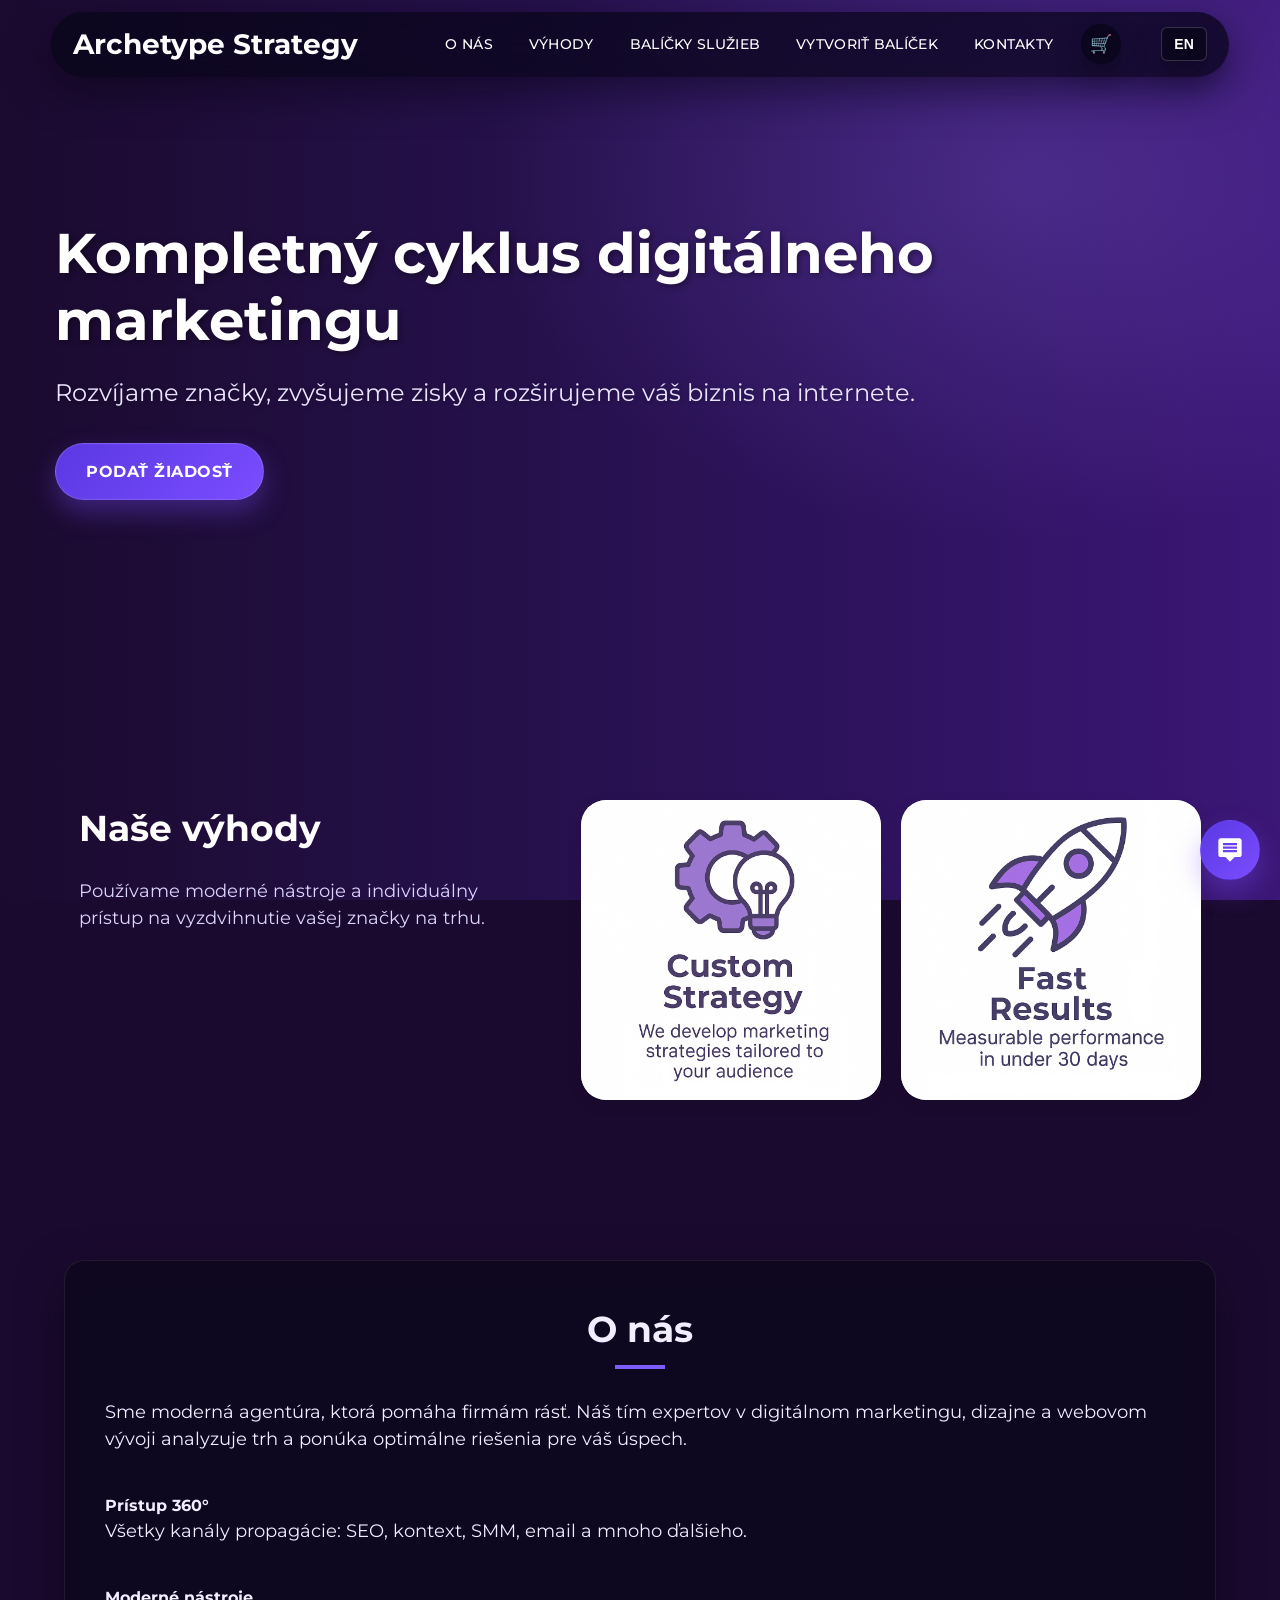
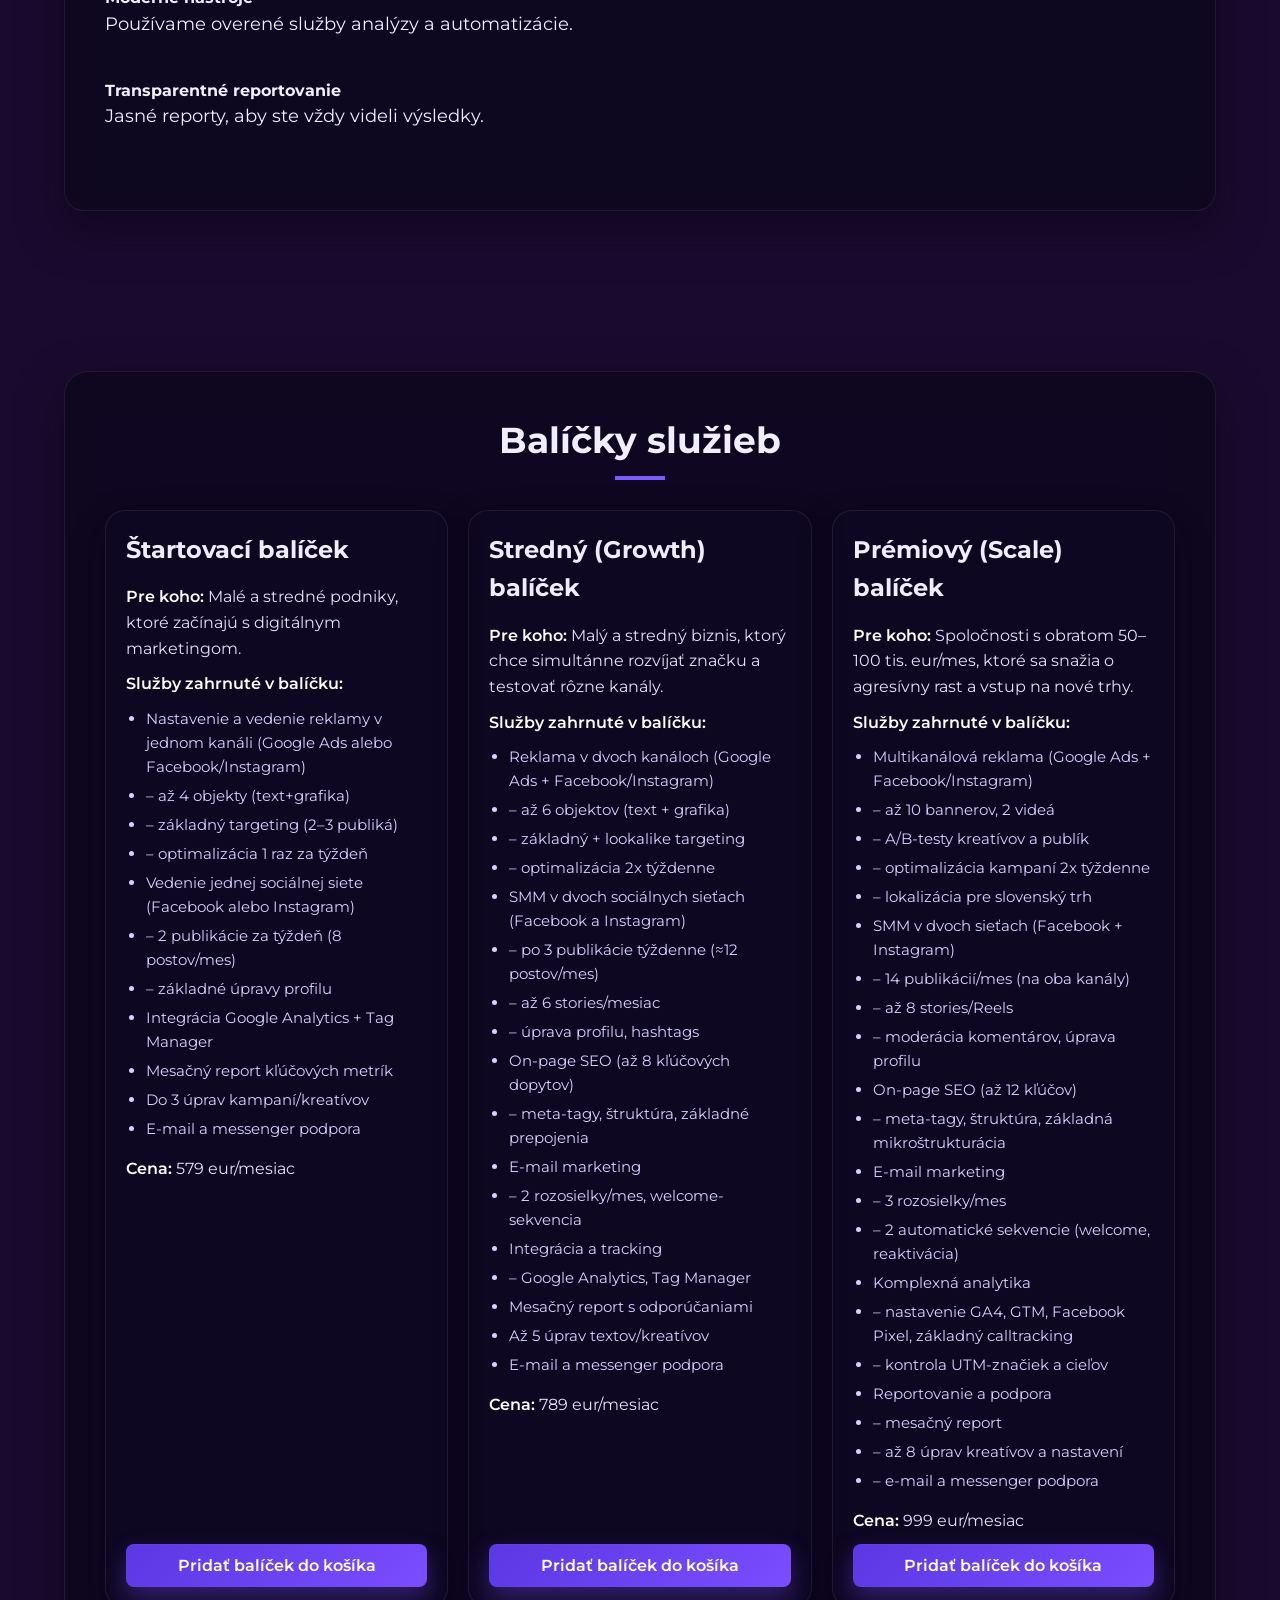
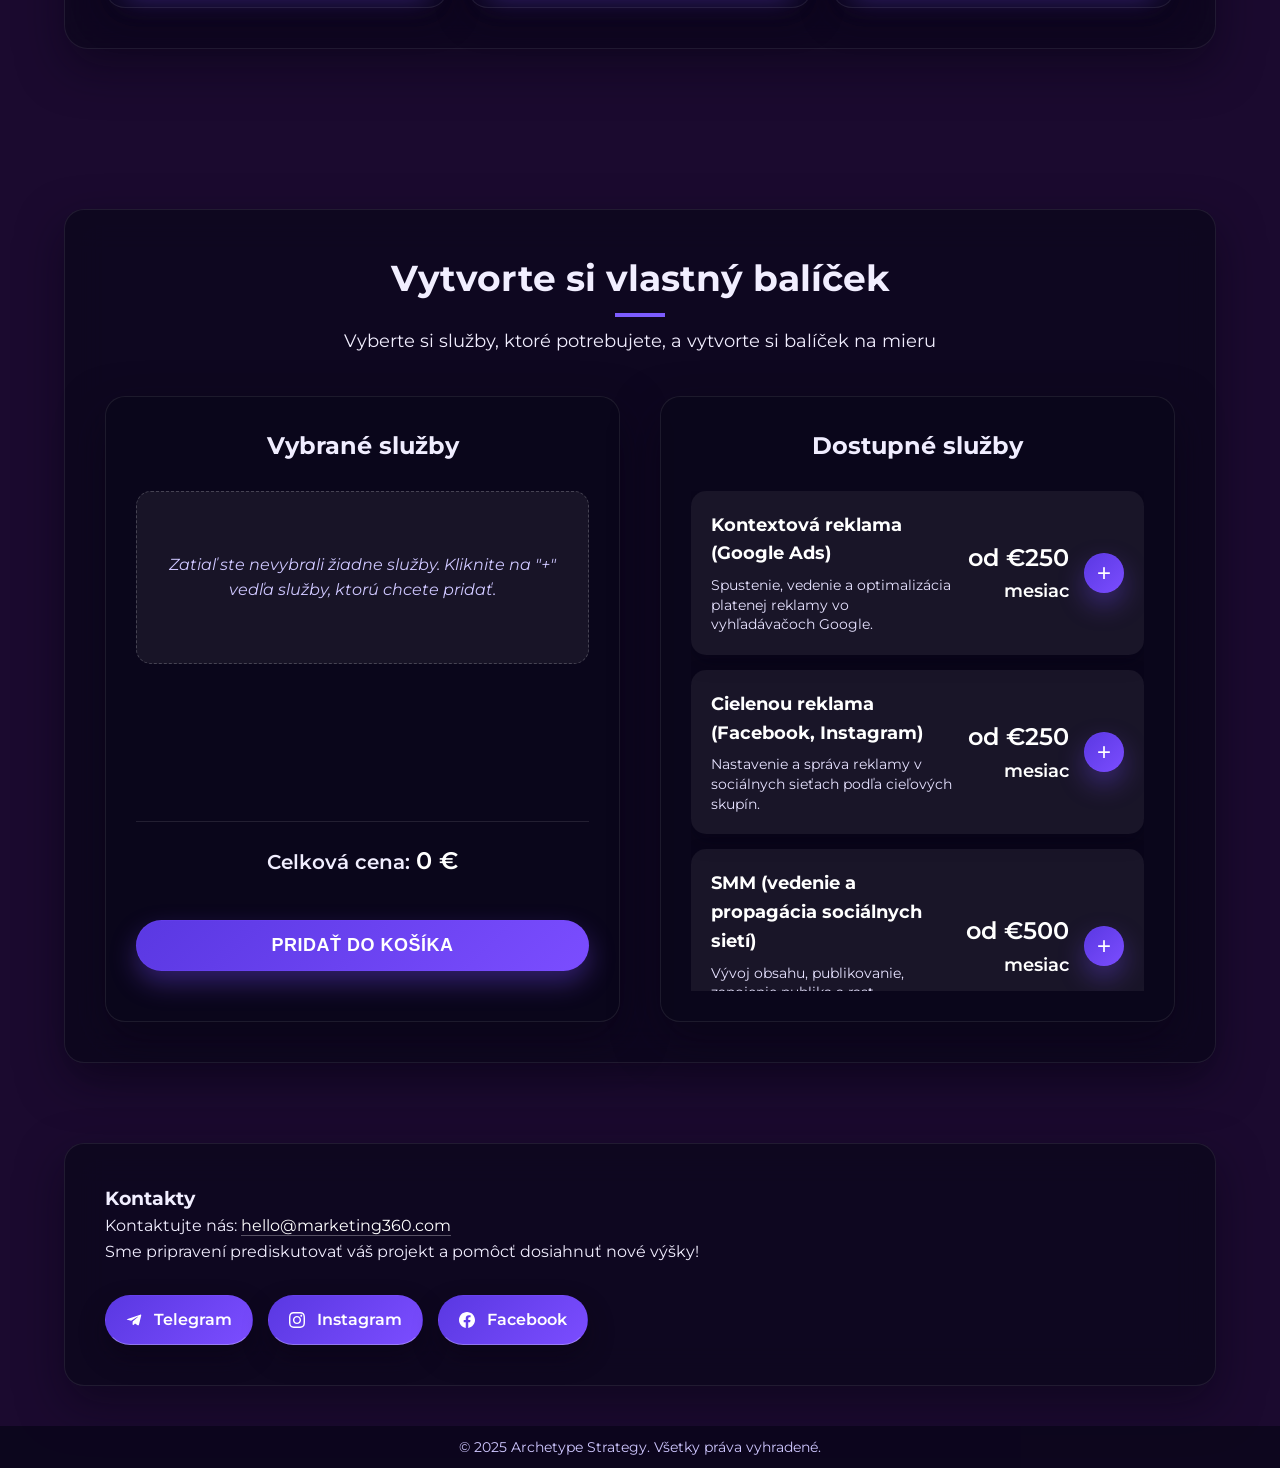
<file: index.html>
<html lang="sk">
<head>  <meta charset="UTF-8" />
  <meta name="viewport" content="width=device-width, initial-scale=1.0" />
 <title>Archetype Strategy — Digitálna agentúra</title>
  <!-- Favicon -->
  <link rel="icon" type="image/png" sizes="32x32" href="assets/images/placeholder0.png">
  <link rel="icon" type="image/png" sizes="16x16" href="assets/images/placeholder0.png">
  <link rel="shortcut icon" href="assets/images/placeholder0.png">
  <link rel="apple-touch-icon" href="assets/images/placeholder0.png">

  <!-- Подключаем шрифт Montserrat -->
  <link 
    href="https://fonts.googleapis.com/css2?family=Montserrat:wght@400;500;600;700&display=swap" 
    rel="stylesheet"
  />

  <!-- Подключаем AOS (Animate On Scroll) -->  <link rel="stylesheet" href="https://unpkg.com/aos@next/dist/aos.css" />

  <link rel="stylesheet" href="style/main.css" />
  <link rel="stylesheet" href="style/cart.css" />
</head>
<body>

  <!-- Хедер -->
  <header class="site-header" data-aos="fade-down">
    <div class="container header-container">
      <h1 class="logo">Archetype Strategy</h1>

      <!-- Контейнер для мобильных кнопок -->
      <div class="header-right">        <!-- Мобильная кнопка смены языка -->
        <button id="lang-toggle-mobile" class="lang-btn-mobile">EN</button>
        <!-- Иконка корзины -->
        <button id="cart-toggle" class="cart-btn" aria-label="Otvoriť košík">
          🛒
          <span class="cart-count" id="cartCount">0</span>
        </button>
        <!-- Кнопка-гамбургер, видна на мобильных -->
        <button id="menu-toggle" aria-label="Otvoriť menu">☰</button>
      </div>      <nav class="nav">        <a href="#about" data-lang-key="nav_about">O nás</a>
        <a href="#featured" data-lang-key="nav_advantages">Výhody</a>
        <a href="#packages" data-lang-key="nav_packages">Balíčky služieb</a>
        <a href="#package-builder" data-lang-key="nav_package_builder">Vytvoriť balíček</a>
        <a href="#contact" data-lang-key="nav_contacts">Kontakty</a>
         <!-- Иконка корзины для десктопа -->
        <button id="cart-toggle-desktop" class="cart-btn desktop-cart" aria-label="Otvoriť košík">
          🛒
          <span class="cart-count" id="cartCountDesktop">0</span>
        </button>
        <!-- Language Switcher Button для десктопа -->
        <button id="lang-toggle" class="lang-btn">EN</button>
      </nav>
    </div>
  </header>

  <!-- Герой-секция -->
  <section class="hero" data-aos="fade-up">
    <div class="container hero-content">
      <div class="hero-text">        <h2 data-lang-key="hero_title">Kompletný cyklus digitálneho marketingu</h2>
        <p class="hero-subtitle" data-lang-key="hero_subtitle">
          Rozvíjame značky, zvyšujeme zisky a rozširujeme váš biznis na internete.
        </p>
        <a href="#contact" class="btn btn-gradient" data-lang-key="hero_cta">Podať žiadosť</a>
      </div>
    </div>
  </section>

  <!-- Преимущества -->
  <section id="featured" class="section featured" data-aos="fade-up">
    <div class="container featured-container">
      <div class="featured-text">        <h3 data-lang-key="featured_title">Naše výhody</h3>
        <p data-lang-key="featured_desc">
          Používame moderné nástroje a individuálny prístup na vyzdvihnutie vašej značky na trhu.
        </p>
      </div>      <div class="featured-images">        <div class="photo-block">
          <img src="assets/images/placeholder1.png" alt="Analytika a dáta">
        </div>
        <div class="photo-block">
          <img src="assets/images/placeholder3.png" alt="Náš tím expertov">
        </div>
      </div>
    </div>
  </section>

  <!-- О нас -->
  <section id="about" class="section about" data-aos="fade-up">
    <div class="container glass-panel">      <h3 data-lang-key="about_title">O nás</h3>
      <p data-lang-key="about_text">
        Sme moderná agentúra, ktorá pomáha firmám rásť. Náš tím expertov v digitálnom marketingu, dizajne a webovom vývoji analyzuje trh a ponúka optimálne riešenia pre váš úspech.
      </p>
      <div class="about-highlights">        <div class="highlight">
          <h4 data-lang-key="about_highlight1_title">Prístup 360°</h4>
          <p data-lang-key="about_highlight1_text">Všetky kanály propagácie: SEO, kontext, SMM, email a mnoho ďalšieho.</p>
        </div>
        <div class="highlight">
          <h4 data-lang-key="about_highlight2_title">Moderné nástroje</h4>
          <p data-lang-key="about_highlight2_text">Používame overené služby analýzy a automatizácie.</p>
        </div>        <div class="highlight">
          <h4 data-lang-key="about_highlight3_title">Transparentné reportovanie</h4>
          <p data-lang-key="about_highlight3_text">Jasné reporty, aby ste vždy videli výsledky.</p>
        </div>
      </div>
    </div>
  </section>

 <!-- Пакеты услуг -->
<section id="packages" class="section packages" data-aos="fade-up">
  <div class="container glass-panel">
    <h3 data-lang-key="packages_title">Balíčky služieb</h3>
    <div class="packages-grid">      <!-- Базовый (Starter) пакет - первая карточка -->
      <div class="package-card first-card" data-package="starter">        <h4 data-lang-key="starter_package">Štartovací balíček</h4>
        <p><strong data-lang-key="for_who">Pre koho:</strong> <span data-lang-key="starter_for_who_text">Malé a stredné podniky, ktoré začínajú s digitálnym marketingom.</span></p>
        <p><strong data-lang-key="services_included">Služby zahrnuté v balíčku:</strong></p>        <ul data-lang-key="starter_services">
          <li>Nastavenie a vedenie reklamy v jednom kanáli (Google Ads alebo Facebook/Instagram)</li>
          <li>– až 4 objekty (text+grafika)</li>
          <li>– základný targeting (2–3 publiká)</li>
          <li>– optimalizácia 1 raz za týždeň</li>
          <li>Vedenie jednej sociálnej siete (Facebook alebo Instagram)</li>
          <li>– 2 publikácie za týždeň (8 postov/mes)</li>
          <li>– základné úpravy profilu</li>
          <li>Integrácia Google Analytics + Tag Manager</li>
          <li>Mesačný report kľúčových metrík</li>
          <li>Do 3 úprav kampaní/kreatívov</li>
          <li>E-mail a messenger podpora</li>        </ul>
        <p><strong data-lang-key="price">Cena:</strong> <span data-lang-key="starter_price">579 eur/mesiac</span></p>
        <button class="package-btn" data-package="starter" data-price="579" data-lang-key="add_package_to_cart">Pridať balíček do košíka</button>
      </div><!-- Средний (Growth) пакет -->
      <div class="package-card" data-package="growth">        <h4 data-lang-key="growth_package">Stredný (Growth) balíček</h4>
        <p><strong data-lang-key="for_who">Pre koho:</strong> <span data-lang-key="growth_for_who_text">Malý a stredný biznis, ktorý chce simultánne rozvíjať značku a testovať rôzne kanály.</span></p>        <p><strong data-lang-key="services_included">Služby zahrnuté v balíčku:</strong></p>        <ul>
          <li data-lang-key="growth_service_1">Reklama v dvoch kanáloch (Google Ads + Facebook/Instagram)</li>
          <li data-lang-key="growth_service_2">– až 6 objektov (text + grafika)</li>
          <li data-lang-key="growth_service_3">– základný + lookalike targeting</li>
          <li data-lang-key="growth_service_4">– optimalizácia 2x týždenne</li>
          <li data-lang-key="growth_service_5">SMM v dvoch sociálnych sieťach (Facebook a Instagram)</li>
          <li data-lang-key="growth_service_6">– po 3 publikácie týždenne (≈12 postov/mes)</li>
          <li data-lang-key="growth_service_7">– až 6 stories/mesiac</li>
          <li data-lang-key="growth_service_8">– úprava profilu, hashtags</li>
          <li data-lang-key="growth_service_9">On-page SEO (až 8 kľúčových dopytov)</li>
          <li data-lang-key="growth_service_10">– meta-tagy, štruktúra, základné prepojenia</li>
          <li data-lang-key="growth_service_11">E-mail marketing</li>
          <li data-lang-key="growth_service_12">– 2 rozosielky/mes, welcome-sekvencia</li>
          <li data-lang-key="growth_service_13">Integrácia a tracking</li>
          <li data-lang-key="growth_service_14">– Google Analytics, Tag Manager</li>
          <li data-lang-key="growth_service_15">Mesačný report s odporúčaniami</li>
          <li data-lang-key="growth_service_16">Až 5 úprav textov/kreatívov</li>
          <li data-lang-key="growth_service_17">E-mail a messenger podpora</li>        </ul>
        <p><strong data-lang-key="price">Cena:</strong> <span data-lang-key="growth_price">789 eur/mesiac</span></p>
        <button class="package-btn" data-package="growth" data-price="789" data-lang-key="add_package_to_cart">Pridať balíček do košíka</button>
      </div>      <!-- Премиум (Scale) пакет -->
      <div class="package-card" data-package="scale">        <h4 data-lang-key="scale_package">Prémiový (Scale) balíček</h4>
        <p><strong data-lang-key="for_who">Pre koho:</strong> <span data-lang-key="scale_for_who_text">Spoločnosti s obratom 50–100 tis. eur/mes, ktoré sa snažia o agresívny rast a vstup na nové trhy.</span></p>
        <p><strong data-lang-key="services_included">Služby zahrnuté v balíčku:</strong></p>        <ul>
          <li data-lang-key="scale_service_1">Multikanálová reklama (Google Ads + Facebook/Instagram)</li>
          <li data-lang-key="scale_service_2">– až 10 bannerov, 2 videá</li>
          <li data-lang-key="scale_service_3">– A/B-testy kreatívov a publík</li>
          <li data-lang-key="scale_service_4">– optimalizácia kampaní 2x týždenne</li>
          <li data-lang-key="scale_service_5">– lokalizácia pre slovenský trh</li>
          <li data-lang-key="scale_service_6">SMM v dvoch sieťach (Facebook + Instagram)</li>
          <li data-lang-key="scale_service_7">– 14 publikácií/mes (na oba kanály)</li>
          <li data-lang-key="scale_service_8">– až 8 stories/Reels</li>
          <li data-lang-key="scale_service_9">– moderácia komentárov, úprava profilu</li>
          <li data-lang-key="scale_service_10">On-page SEO (až 12 kľúčov)</li>
          <li data-lang-key="scale_service_11">– meta-tagy, štruktúra, základná mikroštrukturácia</li>
          <li data-lang-key="scale_service_12">E-mail marketing</li>
          <li data-lang-key="scale_service_13">– 3 rozosielky/mes</li>
          <li data-lang-key="scale_service_14">– 2 automatické sekvencie (welcome, reaktivácia)</li>
          <li data-lang-key="scale_service_15">Komplexná analytika</li>
          <li data-lang-key="scale_service_16">– nastavenie GA4, GTM, Facebook Pixel, základný calltracking</li>
          <li data-lang-key="scale_service_17">– kontrola UTM-značiek a cieľov</li>
          <li data-lang-key="scale_service_18">Reportovanie a podpora</li>
          <li data-lang-key="scale_service_19">– mesačný report</li>
          <li data-lang-key="scale_service_20">– až 8 úprav kreatívov a nastavení</li>
          <li data-lang-key="scale_service_21">– e-mail a messenger podpora</li>        </ul>        <p><strong data-lang-key="price">Cena:</strong> <span data-lang-key="scale_price">999 eur/mesiac</span></p>
        <button class="package-btn" data-package="scale" data-price="999" data-lang-key="add_package_to_cart">Pridať balíček do košíka</button>
      </div>
    </div>
  </div>
</section>
<!-- Package Builder -->
<section id="package-builder" class="section package-builder" data-aos="fade-up">
  <div class="container glass-panel">
    <h3 data-lang-key="builder_title">Vytvorte si vlastný balíček</h3>
    <p data-lang-key="builder_subtitle" class="builder-subtitle">Vyberte si služby, ktoré potrebujete, a vytvorte si balíček na mieru</p>
    
    <div class="builder-container">
      <!-- Selected Services Panel (Left) -->
      <div class="selected-services">
        <h4 data-lang-key="selected_services_title">Vybrané služby</h4>
        <div class="selected-list" id="selectedList">
          <div class="empty-state" data-lang-key="empty_state">
            Zatiaľ ste nevybrali žiadne služby. Kliknite na "+" vedľa služby, ktorú chcete pridať.
          </div>
        </div>
        <div class="total-price">
          <span data-lang-key="total_price">Celková cena:</span>
          <span class="price-amount" id="totalPrice">0 €</span>
        </div>
        <button class="cta-button" id="addToCartBtn" data-lang-key="add_to_cart">Pridať do košíka</button>
      </div>
      
      <!-- Available Services Panel (Right) -->
      <div class="available-services">
        <h4 data-lang-key="available_services_title">Dostupné služby</h4>        <div class="services-list">
          <!-- Контекстная реклама Google Ads -->          <div class="builder-service" data-service="google_ads" data-price="250">
            <div class="service-info">              <h5 data-lang-key="service_google_ads">Kontextová reklama (Google Ads)</h5>
              <p data-lang-key="service_google_ads_desc">Spustenie, vedenie a optimalizácia platenej reklamy vo vyhľadávačoch Google.</p>
            </div>
            <div class="service-price">
              <div class="price-amount"><span data-lang-key="price_from">od</span> €250</div>
              <div class="price-period" data-lang-key="period_month">mesiac</div>
            </div>
            <button class="add-service-btn" data-action="add">+</button>
          </div>
          
          <!-- Таргетированная реклама Facebook/Instagram -->
          <div class="builder-service" data-service="facebook_ads" data-price="250">
            <div class="service-info">
              <h5 data-lang-key="service_facebook_ads">Cielenou reklama (Facebook, Instagram)</h5>
              <p data-lang-key="service_facebook_ads_desc">Nastavenie a správa reklamy v sociálnych sieťach podľa cieľových skupín.</p>
            </div>            <div class="service-price">
              <div class="price-amount"><span data-lang-key="price_from">od</span> €250</div>
              <div class="price-period" data-lang-key="period_month">mesiac</div>
            </div>
            <button class="add-service-btn" data-action="add">+</button>
          </div>
          
          <!-- SMM ведение соцсетей -->
          <div class="builder-service" data-service="smm_management" data-price="500">
            <div class="service-info">
              <h5 data-lang-key="service_smm_management">SMM (vedenie a propagácia sociálnych sietí)</h5>
              <p data-lang-key="service_smm_management_desc">Vývoj obsahu, publikovanie, zapojenie publika a rast sledovateľov v sociálnych sieťach.</p>
            </div>
            <div class="service-price">
              <div class="price-amount"><span data-lang-key="price_from">od</span> €500</div>
              <div class="price-period" data-lang-key="period_month">mesiac</div>
            </div>
            <button class="add-service-btn" data-action="add">+</button>
          </div>
          
          <!-- SEO продвижение -->
          <div class="builder-service" data-service="seo_promotion" data-price="375">
            <div class="service-info">
              <h5 data-lang-key="service_seo_promotion">SEO-propagácia webových stránok</h5>              <p data-lang-key="service_seo_promotion_desc">Zlepšenie pozícií stránky vo vyhľadávaní Google a prilákanie organickej návštevnosti.</p>
            </div>
            <div class="service-price">
              <div class="price-amount"><span data-lang-key="price_from">od</span> €375</div>
              <div class="price-period" data-lang-key="period_month">mesiac</div>
            </div>
            <button class="add-service-btn" data-action="add">+</button>
          </div>
          
          <!-- E-mail маркетинг -->          <div class="builder-service" data-service="email_marketing" data-price="150">
            <div class="service-info">
              <h5 data-lang-key="service_email_marketing">E-mail marketing</h5>              <p data-lang-key="service_email_marketing_desc">Tvorba a rozosielanie e-mailov, segmentácia databázy, automatizácia rozosielok.</p>
            </div>
            <div class="service-price">
              <div class="price-amount"><span data-lang-key="price_from">od</span> €150</div>
              <div class="price-period" data-lang-key="period_month">mesiac</div>
            </div>
            <button class="add-service-btn" data-action="add">+</button>
          </div>
          
          <!-- Аналитика и отчетность -->
          <div class="builder-service" data-service="analytics_reporting" data-price="100">
            <div class="service-info">
              <h5 data-lang-key="service_analytics_reporting">Analytika a reportovanie</h5>              <p data-lang-key="service_analytics_reporting_desc">Zber a analýza údajov, príprava pravidelných správ o účinnosti marketingu.</p>
            </div>
            <div class="service-price">
              <div class="price-amount"><span data-lang-key="price_from">od</span> €100</div>
              <div class="price-period" data-lang-key="period_month">mesiac</div>
            </div>
            <button class="add-service-btn" data-action="add">+</button>
          </div>
          
          <!-- Создание лендингов -->
          <div class="builder-service" data-service="landing_creation" data-price="500">
            <div class="service-info">
              <h5 data-lang-key="service_landing_creation">Tvorba a optimalizácia landingov/webov</h5>              <p data-lang-key="service_landing_creation_desc">Vývoj jednostránkových webov (landingy) a ich optimalizácia na konverzie. Cena je za jednostránkový.</p>
            </div>
            <div class="service-price">
              <div class="price-amount"><span data-lang-key="price_from">od</span> €500</div>
              <div class="price-period" data-lang-key="period_piece">kus</div>
            </div>
            <button class="add-service-btn" data-action="add">+</button>
          </div>
            <!-- Копирайтинг -->
          <div class="builder-service" data-service="copywriting" data-price="200">
            <div class="service-info">
              <h5 data-lang-key="service_copywriting">Copywriting (príspevky, rozosielky, články)</h5>              <p data-lang-key="service_copywriting_desc">Písanie textov pre weby, sociálne siete, e-mail rozosielky a reklamu.</p>
            </div>
            <div class="service-price">
              <div class="price-amount"><span data-lang-key="price_from">od</span> €200</div>
              <div class="price-period" data-lang-key="period_month">mesiac</div>
            </div>
            <button class="add-service-btn" data-action="add">+</button>
          </div>
          
          <!-- Графический дизайн -->          <div class="builder-service" data-service="graphic_design" data-price="150">
            <div class="service-info">
              <h5 data-lang-key="service_graphic_design">Grafický dizajn (bannery, kreatívy)</h5>              <p data-lang-key="service_graphic_design_desc">Tvorba vizuálnych materiálov pre reklamu, sociálne siete a web.</p>
            </div>
            <div class="service-price">
              <div class="price-amount"><span data-lang-key="price_from">od</span> €150</div>
              <div class="price-period" data-lang-key="period_month">mesiac</div>
            </div>
            <button class="add-service-btn" data-action="add">+</button>
          </div>
          
          <!-- CRM настройка -->          <div class="builder-service" data-service="crm_setup" data-price="250">
            <div class="service-info">
              <h5 data-lang-key="service_crm_setup">Nastavenie CRM / automatizácia marketingu</h5>              <p data-lang-key="service_crm_setup_desc">Implementácia CRM systémov a automatizácia marketingových procesov.</p>
            </div>
            <div class="service-price">
              <div class="price-amount"><span data-lang-key="price_from">od</span> €250</div>
              <div class="price-period" data-lang-key="period_project">projekt</div>
            </div>
            <button class="add-service-btn" data-action="add">+</button>
          </div>
          
          <!-- Маркетинговые стратегии -->
          <div class="builder-service" data-service="marketing_strategy" data-price="375">
            <div class="service-info">
              <h5 data-lang-key="service_marketing_strategy">Príprava a realizácia marketingových stratégií</h5>              <p data-lang-key="service_marketing_strategy_desc">Vývoj komplexnej stratégie propagácie produktu alebo služby.</p>
            </div>
            <div class="service-price">
              <div class="price-amount"><span data-lang-key="price_from">od</span> €375</div>
              <div class="price-period" data-lang-key="period_project">projekt</div>
            </div>
            <button class="add-service-btn" data-action="add">+</button>
          </div>
          
          <!-- PR и инфлюенсеры -->
          <div class="builder-service" data-service="pr_influencers" data-price="200">
            <div class="service-info">
              <h5 data-lang-key="service_pr_influencers">PR a práca s influencermi</h5>              <p data-lang-key="service_pr_influencers_desc">Organizácia publikácií v médiách a spolupráca s bloggermi, lídrami názoru.</p>
            </div>
            <div class="service-price">
              <div class="price-amount"><span data-lang-key="price_from">od</span> €200</div>
              <div class="price-period" data-lang-key="period_month">mesiac</div>
            </div>
            <button class="add-service-btn" data-action="add">+</button>
          </div>
          
          <!-- Онлайн мероприятия -->
          <div class="builder-service" data-service="online_events" data-price="300">
            <div class="service-info">
              <h5 data-lang-key="service_online_events">Organizácia a realizácia online podujatí</h5>
              <p data-lang-key="service_online_events_desc">Vedenie webinárov, online prezentácií, akcií.</p>
            </div>
            <div class="service-price">
              <div class="price-amount"><span data-lang-key="price_from">od</span> €300</div>
              <div class="price-period" data-lang-key="period_project">projekt</div>
            </div>
            <button class="add-service-btn" data-action="add">+</button>
          </div>
          
          <!-- Видеопродакшн -->
          <div class="builder-service" data-service="video_production" data-price="375">
            <div class="service-info">
              <h5 data-lang-key="service_video_production">Produkcia videa a motion dizajn</h5>
              <p data-lang-key="service_video_production_desc">Tvorba videí a animovaného obsahu pre reklamu a sociálne siete.</p>
            </div>
            <div class="service-price">
              <div class="price-amount"><span data-lang-key="price_from">od</span> €375</div>
              <div class="price-period" data-lang-key="period_project">projekt</div>
            </div>
            <button class="add-service-btn" data-action="add">+</button>
          </div>
          
          <!-- Фотосъемка -->
          <div class="builder-service" data-service="photography" data-price="250">
            <div class="service-info">
              <h5 data-lang-key="service_photography">Fotografovanie/obsah pre sociálne siete, katalógy</h5>              <p data-lang-key="service_photography_desc">Organizácia a realizácia fotografických sessionov pre obsah a reklamu.</p>
            </div>
            <div class="service-price">
              <div class="price-amount"><span data-lang-key="price_from">od</span> €250</div>
              <div class="price-period" data-lang-key="period_project">projekt</div>
            </div>
            <button class="add-service-btn" data-action="add">+</button>
          </div>
          
          <!-- Брендинг -->
          <div class="builder-service" data-service="branding" data-price="450">
            <div class="service-info">
              <h5 data-lang-key="service_branding">Vývoj firemného štýlu/brandingu</h5>
              <p data-lang-key="service_branding_desc">Tvorba loga, brandbooku a vizuálnej identity spoločnosti.</p>
            </div>
            <div class="service-price">
              <div class="price-amount"><span data-lang-key="price_from">od</span> €450</div>
              <div class="price-period" data-lang-key="period_project">projekt</div>
            </div>
            <button class="add-service-btn" data-action="add">+</button>
          </div>
          
          <!-- Маркетинговый аудит -->          <div class="builder-service" data-service="marketing_audit" data-price="200">
            <div class="service-info">
              <h5 data-lang-key="service_marketing_audit">Marketingový audit/konzultácie</h5>
              <p data-lang-key="service_marketing_audit_desc">Analýza súčasných marketingových procesov a odporúčania na zlepšenie.</p>
            </div>
            <div class="service-price">
              <div class="price-amount"><span data-lang-key="price_from">od</span> €200</div>
              <div class="price-period" data-lang-key="period_project">projekt</div>
            </div>
            <button class="add-service-btn" data-action="add">+</button>
          </div>
            <!-- Управление репутацией -->
          <div class="builder-service" data-service="reputation_management" data-price="200">
            <div class="service-info">
              <h5 data-lang-key="service_reputation_management">Správa reputácie (ORM)</h5>
              <p data-lang-key="service_reputation_management_desc">Monitorovanie spomenutí spoločnosti a práca s negatívom na internete.</p>
            </div>
            <div class="service-price">
              <div class="price-amount"><span data-lang-key="price_from">od</span> €200</div>
              <div class="price-period" data-lang-key="period_month">mesiac</div>
            </div>
            <button class="add-service-btn" data-action="add">+</button>
          </div>
            <!-- Модерация отзывов -->
          <div class="builder-service" data-service="review_moderation" data-price="150">
            <div class="service-info">
              <h5 data-lang-key="service_review_moderation">Monitorovanie a moderovanie recenzií</h5>
              <p data-lang-key="service_review_moderation_desc">Sledovanie a spracovanie recenzií na platformách, operatívna reakcia.</p>
            </div>
            <div class="service-price">
              <div class="price-amount"><span data-lang-key="price_from">od</span> €150</div>
              <div class="price-period" data-lang-key="period_month">mesiac</div>
            </div>
            <button class="add-service-btn" data-action="add">+</button>
          </div>
            <!-- Презентации -->
          <div class="builder-service" data-service="presentations" data-price="150">
            <div class="service-info">
              <h5 data-lang-key="service_presentations">Príprava prezentácií, komerčných ponúk</h5>
              <p data-lang-key="service_presentations_desc">Vývoj prezentácií pre stretnutia a predaj, príprava komerčných ponúk.</p>
            </div>
            <div class="service-price">
              <div class="price-amount"><span data-lang-key="price_from">od</span> €150</div>
              <div class="price-period" data-lang-key="period_project">projekt</div>
            </div>
            <button class="add-service-btn" data-action="add">+</button>
          </div>
            <!-- Чат-боты -->
          <div class="builder-service" data-service="chatbots" data-price="250">
            <div class="service-info">
              <h5 data-lang-key="service_chatbots">Vybudovanie a nastavenie chat-botov pre biznis</h5>
              <p data-lang-key="service_chatbots_desc">Tvorba a programovanie chat-botov pre automatizáciu komunikácie.</p>
            </div>
            <div class="service-price">
              <div class="price-amount"><span data-lang-key="price_from">od</span> €250</div>
              <div class="price-period" data-lang-key="period_project">projekt</div>
            </div>
            <button class="add-service-btn" data-action="add">+</button>
          </div>
            <!-- Telegram каналы -->
          <div class="builder-service" data-service="telegram_channels" data-price="200">
            <div class="service-info">
              <h5 data-lang-key="service_telegram_channels">Tvorba a vedenie Telegram kanálov</h5>
              <p data-lang-key="service_telegram_channels_desc">Vývoj obsahu a správa kanálu pre propagáciu značky v Telegrame.</p>
            </div>
            <div class="service-price">
              <div class="price-amount"><span data-lang-key="price_from">od</span> €200</div>
              <div class="price-period" data-lang-key="period_month">mesiac</div>
            </div>
            <button class="add-service-btn" data-action="add">+</button>
          </div>
            <!-- Реклама в мессенджерах -->
          <div class="builder-service" data-service="messenger_ads" data-price="150">
            <div class="service-info">
              <h5 data-lang-key="service_messenger_ads">Nastavenie a vedenie reklamy v messengeroch</h5>
              <p data-lang-key="service_messenger_ads_desc">Spustenie cielenej reklamy v messengeroch (Telegram, WhatsApp a iné).</p>
            </div>
            <div class="service-price">
              <div class="price-amount"><span data-lang-key="price_from">od</span> €150</div>
              <div class="price-period" data-lang-key="period_month">mesiac</div>
            </div>
            <button class="add-service-btn" data-action="add">+</button>
          </div>
            <!-- Акции и розыгрыши -->
          <div class="builder-service" data-service="promotions" data-price="150">
            <div class="service-info">
              <h5 data-lang-key="service_promotions">Príprava a spustenie akcií/žrebovaní</h5>
              <p data-lang-key="service_promotions_desc">Organizácia a realizácia promo akcií, súťaží, žrebovaní na prilákanie publika.</p>
            </div>
            <div class="service-price">
              <div class="price-amount"><span data-lang-key="price_from">od</span> €150</div>
              <div class="price-period" data-lang-key="period_project">projekt</div>
            </div>
            <button class="add-service-btn" data-action="add">+</button>
          </div>
        </div>
      </div>
    </div>
  </div>
</section>  <!-- Контакты --><section id="contact" class="section contact" data-aos="fade-up">
    <div class="container contact-panel">
      <h3 data-lang-key="contact_title">Kontakty</h3>
      <p data-lang-key="contact_text">Kontaktujte nás: <a href="mailto:hello@marketing360.com">hello@marketing360.com</a></p>
      <p data-lang-key="contact_ready">Sme pripravení prediskutovať váš projekt a pomôcť dosiahnuť nové výšky!</p>        <!-- Социальные сети -->
      <div class="social-links">        <a href="https://t.me/Marketing360sk" target="_blank" class="social-link telegram">
          <svg class="social-icon" viewBox="0 0 24 24" fill="currentColor">
            <path d="M9.78 18.65l.28-4.23 7.68-6.92c.34-.31-.07-.46-.52-.19L7.74 13.3 2.1 11.75c-1.21-.35-1.22-.85.26-1.39L21.26 3.94c1.01-.38 1.96.24 1.48 1.65L19.5 18.75c-.26 1.3-.98 1.61-1.99 1.01L13.55 17.4l-1.88 1.81c-.21.21-.39.39-.81.39z"/>
          </svg>
          <span data-lang-key="social_telegram">Telegram</span>
        </a>
        <a href="https://www.instagram.com/marketing360sk/" target="_blank" class="social-link instagram">
          <svg class="social-icon" viewBox="0 0 24 24" fill="currentColor">
            <path d="M12 2.163c3.204 0 3.584.012 4.85.07 3.252.148 4.771 1.691 4.919 4.919.058 1.265.069 1.645.069 4.849 0 3.205-.012 3.584-.069 4.849-.149 3.225-1.664 4.771-4.919 4.919-1.266.058-1.644.07-4.85.07-3.204 0-3.584-.012-4.849-.07-3.26-.149-4.771-1.699-4.919-4.92-.058-1.265-.07-1.644-.07-4.849 0-3.204.013-3.583.07-4.849.149-3.227 1.664-4.771 4.919-4.919 1.266-.057 1.645-.069 4.849-.069zm0-2.163c-3.259 0-3.667.014-4.947.072-4.358.2-6.78 2.618-6.98 6.98-.059 1.281-.073 1.689-.073 4.948 0 3.259.014 3.668.072 4.948.2 4.358 2.618 6.78 6.98 6.98 1.281.058 1.689.072 4.948.072 3.259 0 3.668-.014 4.948-.072 4.354-.2 6.782-2.618 6.979-6.98.059-1.28.073-1.689.073-4.948 0-3.259-.014-3.667-.072-4.947-.196-4.354-2.617-6.78-6.979-6.98-1.281-.059-1.69-.073-4.949-.073zm0 5.838c-3.403 0-6.162 2.759-6.162 6.162s2.759 6.163 6.162 6.163 6.162-2.759 6.162-6.163c0-3.403-2.759-6.162-6.162-6.162zm0 10.162c-2.209 0-4-1.79-4-4 0-2.209 1.791-4 4-4s4 1.791 4 4c0 2.21-1.791 4-4 4zm6.406-11.845c-.796 0-1.441.645-1.441 1.44s.645 1.44 1.441 1.44c.795 0 1.439-.645 1.439-1.44s-.644-1.44-1.439-1.44z"/>
          </svg>
          <span data-lang-key="social_instagram">Instagram</span>
        </a>
        <a href="https://www.facebook.com/profile.php?id=61577606097342" target="_blank" class="social-link facebook">
          <svg class="social-icon" viewBox="0 0 24 24" fill="currentColor">
            <path d="M24 12.073c0-6.627-5.373-12-12-12s-12 5.373-12 12c0 5.99 4.388 10.954 10.125 11.854v-8.385H7.078v-3.47h3.047V9.43c0-3.007 1.792-4.669 4.533-4.669 1.312 0 2.686.235 2.686.235v2.953H15.83c-1.491 0-1.956.925-1.956 1.874v2.25h3.328l-.532 3.47h-2.796v8.385C19.612 23.027 24 18.062 24 12.073z"/>
          </svg>
          <span data-lang-key="social_facebook">Facebook</span>
        </a>
      </div>
    </div>
  </section>
  <!-- Футер -->
  <footer class="site-footer" data-aos="fade-up">
    <div class="container">
      <p data-lang-key="footer_copyright">&copy; 2025 Archetype Strategy. Všetky práva vyhradené.</p>
    </div>
  </footer>
<!-- Модальное окно корзины -->
  <div id="cartModal" class="cart-modal">
    <div class="cart-modal-content">
      <div class="cart-header">
        <h2 data-lang-key="cart_title">Košík</h2>
        <button id="closeCartModal" class="close-btn" aria-label="Zavrieť">&times;</button>
      </div>
      
      <div class="cart-body">
        <div id="cartItems" class="cart-items">
          <!-- Элементы корзины будут добавлены динамически -->
        </div>
        
        <div id="emptyCartMessage" class="empty-cart-message">
          <p data-lang-key="cart_empty">Váš košík je prázdny</p>
        </div>
        
        <div class="cart-summary">
          <div class="cart-total">
            <span data-lang-key="cart_total">Celkom:</span>
            <span id="cartTotal">0€</span>
          </div>
        </div>
      </div>
      
      <div class="cart-footer">
        <button id="clearCart" class="btn-secondary" data-lang-key="cart_clear">Vymazať košík</button>
        <button id="goToCart" class="btn-primary" data-lang-key="cart_view_full">Prejsť na košík</button>
      </div>
    </div>
  </div>
   <!-- Подключение AOS и скриптов -->
  <script src="https://unpkg.com/aos@next/dist/aos.js"></script>  <script>
    console.log('AOS object:', AOS);
    
    // Add a small delay to ensure DOM is fully ready
    setTimeout(() => {
      console.log('Initializing AOS...');
      AOS.init({
        duration: 1000,
        once: true,
        offset: 50,
        disable: false
      });
        // Force refresh AOS after a moment
      setTimeout(() => {
        console.log('Refreshing AOS...');
        AOS.refresh();
      }, 100);
    }, 100);
  </script>
  
  <!-- Веб-чат с интеграцией Telegram -->
  <div id="chat-widget" class="chat-widget">
    <div id="chat-toggle" class="chat-toggle">
      <svg viewBox="0 0 24 24" fill="currentColor">
        <path d="M20 2H4c-1.1 0-2 .9-2 2v12c0 1.1.9 2 2 2h4l4 4 4-4h4c1.1 0 2-.9 2-2V4c0-1.1-.9-2-2-2zm-2 12H6v-2h12v2zm0-3H6V9h12v2zm0-3H6V6h12v2z"/>
      </svg>
      <span class="chat-notification" id="chat-notification">1</span>
    </div>
    
    <div id="chat-window" class="chat-window">
      <div class="chat-header">        <div class="chat-header-info">
          <h4 data-lang-key="chat_title">Podporou chat</h4>
          <span class="chat-status" id="chat-status">Online</span>
        </div>
        <button id="chat-close" class="chat-close-btn">×</button>
      </div>      <div class="chat-messages" id="chat-messages">
        <div class="chat-message bot-message">
          <div class="message-content">
            <p data-lang-key="chat_welcome">Dobrý deň! Som tu, aby som vám pomohol. Aké máte otázky?</p>
          </div>
          <div class="message-time">Teraz</div>
        </div>
      </div>
      
      <div class="chat-input-container">
        <input type="text" id="chat-input" placeholder="Napíšte správu..." data-lang-key-placeholder="chat_input_placeholder">
        <button id="chat-send" class="chat-send-btn">
          <svg viewBox="0 0 24 24" fill="currentColor">
            <path d="M2.01 21L23 12 2.01 3 2 10l15 2-15 2z"/>
          </svg>
        </button>
      </div>
    </div>
  </div>

  <!-- Конфигурация Telegram -->
  <script src="config/telegram-config.js"></script>
  <script src="scripts/main.js"></script>
</body>
</html>
</file>
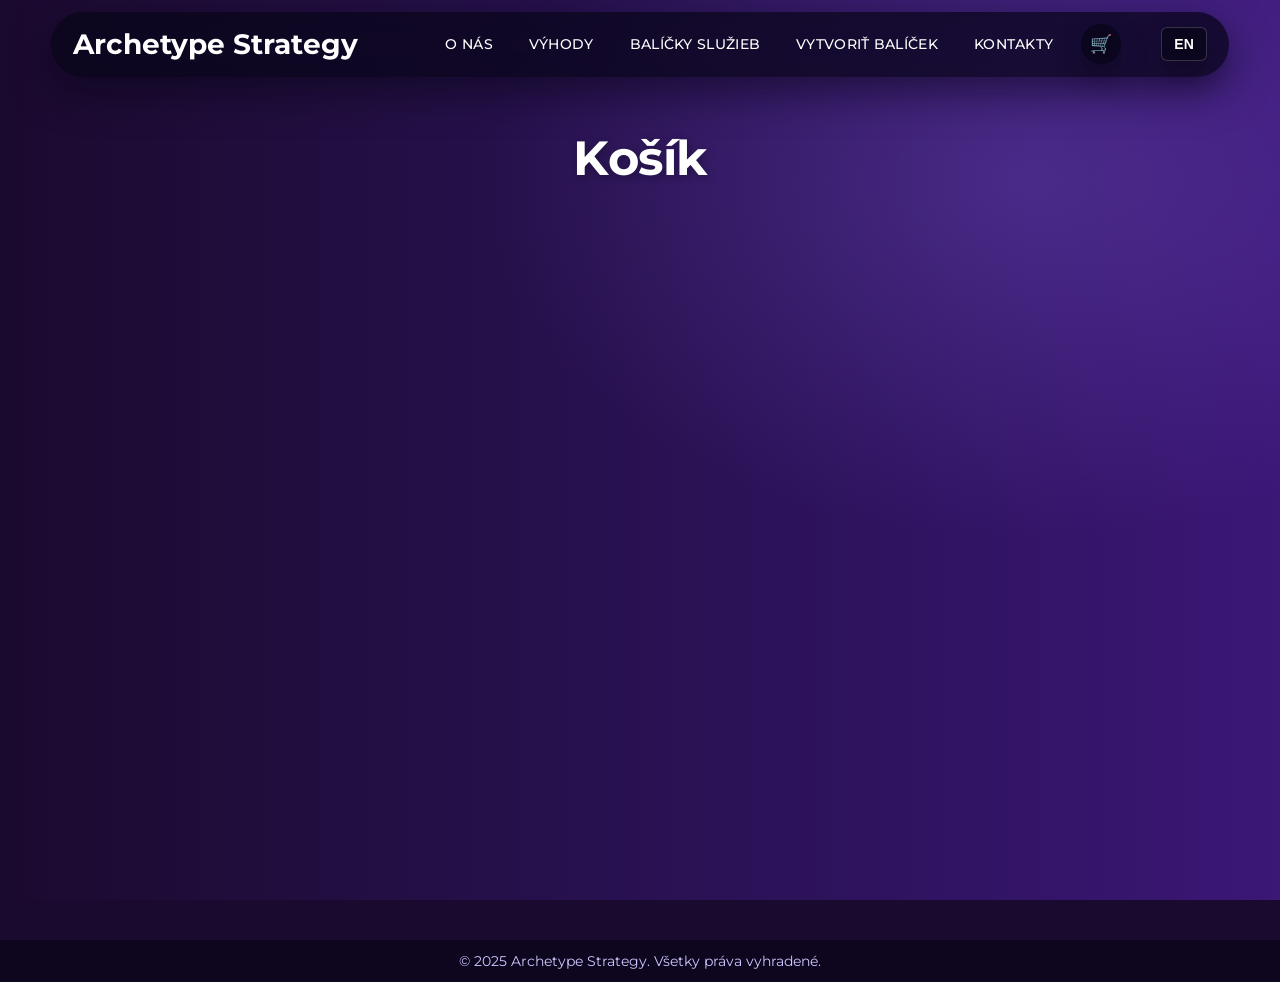
<file: cart.html>
<!DOCTYPE html>
<html lang="sk">
<head>  <meta charset="UTF-8" />
  <meta name="viewport" content="width=device-width, initial-scale=1.0" />
  <title>Košík — Archetype Strategy</title>
  <!-- Favicon -->
  <link rel="icon" type="image/png" sizes="32x32" href="assets/images/placeholder0.png">
  <link rel="icon" type="image/png" sizes="16x16" href="assets/images/placeholder0.png">
  <link rel="shortcut icon" href="assets/images/placeholder0.png">
  <link rel="apple-touch-icon" href="assets/images/placeholder0.png">

  <!-- Подключаем шрифт Montserrat -->
  <link 
    href="https://fonts.googleapis.com/css2?family=Montserrat:wght@400;500;600;700&display=swap" 
    rel="stylesheet"
  />

  <!-- Подключаем AOS (Animate On Scroll) -->
  <link rel="stylesheet" href="https://unpkg.com/aos@next/dist/aos.css" />  <link rel="stylesheet" href="style/main.css" />
  <link rel="stylesheet" href="style/cart.css" />
</head>
<body>

  <!-- Хедер -->
  <header class="site-header" data-aos="fade-down">
    <div class="container header-container">
      <h1 class="logo">
        <a href="index.html" style="color: inherit; text-decoration: none;">Archetype Strategy</a>
      </h1>
      
      <!-- Контейнер для мобильных кнопок -->
      <div class="header-right">
        <!-- Мобильная кнопка смены языка -->
        <button id="lang-toggle-mobile" class="lang-btn-mobile">EN</button>
        
        <!-- Иконка корзины -->
        <button id="cart-toggle" class="cart-btn" aria-label="Otvoriť košík">
          🛒
          <span class="cart-count" id="cartCount">0</span>
        </button>
        
        <!-- Кнопка-гамбургер, видна на мобильных -->
        <button id="menu-toggle" aria-label="Otvoriť menu">☰</button>
      </div>

      <nav class="nav">
        <a href="index.html#about" data-lang-key="nav_about">O nás</a>
        <a href="index.html#featured" data-lang-key="nav_advantages">Výhody</a>
        <a href="index.html#packages" data-lang-key="nav_packages">Balíčky služieb</a>
        <a href="index.html#package-builder" data-lang-key="nav_package_builder">Vytvoriť balíček</a>
        <a href="index.html#contact" data-lang-key="nav_contacts">Kontakty</a>
        
        <!-- Иконка корзины для десктопа -->
        <button id="cart-toggle-desktop" class="cart-btn desktop-cart" aria-label="Otvoriť košík">
          🛒
          <span class="cart-count" id="cartCountDesktop">0</span>
        </button>
        
        <!-- Language Switcher Button для десктопа -->
        <button id="lang-toggle" class="lang-btn">EN</button>
      </nav>
    </div>
  </header>

  <!-- Главная секция корзины -->
  <main class="cart-page">
    <div class="container">
      <div class="cart-page-content">
        <h1 class="cart-page-title" data-lang-key="cart_page_title">Košík</h1>
        
        <div class="cart-content-wrapper">
          <!-- Левая колонка - элементы корзины -->
          <div class="cart-items-section">
            <div id="cartItemsList" class="cart-page-items">
              <!-- Элементы корзины будут добавлены динамически -->
            </div>
            
            <div id="emptyCartPageMessage" class="empty-cart-page-message">
              <div class="empty-cart-icon">🛒</div>
              <h3 data-lang-key="cart_empty_title">Váš košík je prázdny</h3>
              <p data-lang-key="cart_empty_desc">Pridajte služby z nášho Package Builder-a alebo vyberte jeden z hotových balíčkov.</p>
              <a href="index.html#package-builder" class="btn btn-gradient" data-lang-key="cart_browse_services">Prehliadnuť služby</a>
            </div>
          </div>
            <!-- Правая колонка - суммарная информация -->
          <div class="cart-summary-section">
            <div class="cart-summary-card">
              <h3 data-lang-key="cart_summary_title">Objednávka</h3>
              
              <!-- Discount Code Section -->
              <div class="discount-section">
                <div class="discount-input-group">
                  <input type="text" id="discountCode" placeholder="Zadajte zľavový kód" class="discount-input">
                  <button id="applyDiscount" class="apply-discount-btn">Použiť</button>
                </div>
                <div id="discountMessage" class="discount-message" style="display: none;"></div>
                <div id="discountSuggestions" class="discount-suggestions"></div>
              </div>
              
              <div class="summary-line">
                <span data-lang-key="cart_subtotal">Medzisúčet:</span>
                <span id="cartSubtotal">0€</span>
              </div>
              
              <div class="summary-line">
                <span data-lang-key="cart_discount">Zľava:</span>
                <span id="cartDiscount">0€</span>
              </div>
              
              <div class="summary-line total-line">
                <span data-lang-key="cart_total">Celkom:</span>
                <span id="cartPageTotal">0€</span>
              </div>
              
              <div class="cart-actions">
                <button id="clearCartPage" class="btn btn-secondary full-width" data-lang-key="cart_clear">
                  Vymazať košík
                </button>
                
                <button id="checkoutBtn" class="btn btn-gradient full-width" data-lang-key="cart_checkout">
                  Objednať služby
                </button>
              </div>
                <div class="contact-info">
                <h4 data-lang-key="cart_contact_title">Potrebujete pomoc?</h4>
                <p data-lang-key="cart_contact_text">Kontaktujte nás</p>
                <a href="mailto:services@marketing360.sk" class="contact-link">services@marketing360.sk</a>                <!-- Социальные сети -->
                <div class="social-links cart-social-links">
                  <a href="https://t.me/Marketing360sk" target="_blank" class="social-link telegram">
                    <svg class="social-icon" viewBox="0 0 24 24" fill="currentColor">
                      <path d="M9.78 18.65l.28-4.23 7.68-6.92c.34-.31-.07-.46-.52-.19L7.74 13.3 2.1 11.75c-1.21-.35-1.22-.85.26-1.39L21.26 3.94c1.01-.38 1.96.24 1.48 1.65L19.5 18.75c-.26 1.3-.98 1.61-1.99 1.01L13.55 17.4l-1.88 1.81c-.21.21-.39.39-.81.39z"/>
                    </svg>
                    <span data-lang-key="social_telegram">Telegram</span>
                  </a>
                  <a href="https://www.instagram.com/marketing360sk/" target="_blank" class="social-link instagram">
                    <svg class="social-icon" viewBox="0 0 24 24" fill="currentColor">
                      <path d="M12 2.163c3.204 0 3.584.012 4.85.07 3.252.148 4.771 1.691 4.919 4.919.058 1.265.069 1.645.069 4.849 0 3.205-.012 3.584-.069 4.849-.149 3.225-1.664 4.771-4.919 4.919-1.266.058-1.644.07-4.85.07-3.204 0-3.584-.012-4.849-.07-3.26-.149-4.771-1.699-4.919-4.92-.058-1.265-.07-1.644-.07-4.849 0-3.204.013-3.583.07-4.849.149-3.227 1.664-4.771 4.919-4.919 1.266-.057 1.645-.069 4.849-.069zm0-2.163c-3.259 0-3.667.014-4.947.072-4.358.2-6.78 2.618-6.98 6.98-.059 1.281-.073 1.689-.073 4.948 0 3.259.014 3.668.072 4.948.2 4.358 2.618 6.78 6.98 6.98 1.281.058 1.689.072 4.948.072 3.259 0 3.668-.014 4.948-.072 4.354-.2 6.782-2.618 6.979-6.98.059-1.28.073-1.689.073-4.948 0-3.259-.014-3.667-.072-4.947-.196-4.354-2.617-6.78-6.979-6.98-1.281-.059-1.69-.073-4.949-.073zm0 5.838c-3.403 0-6.162 2.759-6.162 6.162s2.759 6.163 6.162 6.163 6.162-2.759 6.162-6.163c0-3.403-2.759-6.162-6.162-6.162zm0 10.162c-2.209 0-4-1.79-4-4 0-2.209 1.791-4 4-4s4 1.791 4 4c0 2.21-1.791 4-4 4zm6.406-11.845c-.796 0-1.441.645-1.441 1.44s.645 1.44 1.441 1.44c.795 0 1.439-.645 1.439-1.44s-.644-1.44-1.439-1.44z"/>
                    </svg>
                    <span data-lang-key="social_instagram">Instagram</span>
                  </a>
                  <a href="https://www.facebook.com/profile.php?id=61577606097342" target="_blank" class="social-link facebook">
                    <svg class="social-icon" viewBox="0 0 24 24" fill="currentColor">
                      <path d="M24 12.073c0-6.627-5.373-12-12-12s-12 5.373-12 12c0 5.99 4.388 10.954 10.125 11.854v-8.385H7.078v-3.47h3.047V9.43c0-3.007 1.792-4.669 4.533-4.669 1.312 0 2.686.235 2.686.235v2.953H15.83c-1.491 0-1.956.925-1.956 1.874v2.25h3.328l-.532 3.47h-2.796v8.385C19.612 23.027 24 18.062 24 12.073z"/>
                    </svg>
                    <span data-lang-key="social_facebook">Facebook</span>
                  </a>
                </div>
              </div>
            </div>
          </div>
        </div>
      </div>
    </div>
  </main>

  <!-- Модальное окно корзины (для совместимости) -->
  <div id="cartModal" class="cart-modal">
    <div class="cart-modal-content">
      <div class="cart-header">
        <h2 data-lang-key="cart_title">Košík</h2>
        <button id="closeCartModal" class="close-btn" aria-label="Zavrieť">&times;</button>
      </div>
      
      <div class="cart-body">
        <div id="cartItems" class="cart-items">
          <!-- Элементы корзины будут добавлены динамически -->
        </div>
        
        <div id="emptyCartMessage" class="empty-cart-message">
          <p data-lang-key="cart_empty">Váš košík je prázdny</p>
        </div>
        
        <div class="cart-summary">
          <div class="cart-total">
            <span data-lang-key="cart_total">Celkom:</span>
            <span id="cartTotal">0€</span>
          </div>
        </div>
      </div>
      
      <div class="cart-footer">
        <button id="clearCart" class="btn-secondary" data-lang-key="cart_clear">Vymazať košík</button>
        <button id="goToCart" class="btn-primary" data-lang-key="cart_view_full">Prejsť na košík</button>
      </div>
    </div>
  </div>

  <!-- Footer -->
  <footer class="site-footer">
    <div class="container">
      <p data-lang-key="footer_copyright">© 2025 Archetype Strategy. Všetky práva vyhradené.</p>
    </div>
  </footer>
  <!-- Подключение AOS и скриптов -->
  <script src="https://unpkg.com/aos@next/dist/aos.js"></script>
  <script>
    AOS.init({
      duration: 1000,
      once: true
    });
  </script>
  
  <!-- Подключение конфигурации и скриптов -->
  <script src="config/telegram-config.js"></script>
  <script src="scripts/main.js"></script>
  <script src="scripts/cart-page.js"></script>
</body>
</html>
</file>
<file: style/main.css>
/* Сброс стилей */
* {
  margin: 0;
  padding: 0;
  box-sizing: border-box;
}

html {
  height: 100%;
  /* Предотвращаем масштабирование на мобильных устройствах */
  touch-action: manipulation;
  -webkit-text-size-adjust: 100%;
  -ms-text-size-adjust: 100%;
  /* Темный фон для избежания белых полос на iOS */
  background-color: #1b0a2f;
}

body {
  min-height: 100vh;
  min-height: -webkit-fill-available;
  /* Глубокий "подводный" фиолетовый: слева темнее, справа светлее */
  background: radial-gradient(900px 600px at 80% 20%, rgba(154, 122, 255, 0.22) 0%, rgba(20, 8, 44, 0) 60%),
              linear-gradient(90deg, #1b0a2f 0%, #241047 35%, #2f1360 70%, #3b1776 100%);
  font-family: 'Montserrat', sans-serif;
  line-height: 1.6;
  color: var(--ink);
  background-attachment: fixed;
  /* Принудительная стабилизация */
  overflow-x: hidden;
  position: relative;
  margin: 0;
}

:root {
  --accent: #7c5cff;
  --accent-strong: #5b2ccf;
  --accent-soft: #b8a6ff;
  --ink: #f5f3ff;
  --panel: rgba(255, 255, 255, 0.92);
  --panel-shadow: rgba(10, 6, 30, 0.35);
  --button-grad-start: #5a38e2;
  --button-grad-end: #7b4dff;
  --button-grad-hover-start: #3b1776;
  --button-grad-hover-end: #4c1f96;
  --button-shadow: 0 12px 26px rgba(123, 77, 255, 0.35), 0 0 0 1px rgba(123, 77, 255, 0.2) inset;
  --button-shadow-hover: 0 16px 34px rgba(76, 31, 150, 0.45);
}

.container {
  width: 90%;
  max-width: 1200px;
  margin: 0 auto;
  padding: 0 15px;
}

/* Хедер - БАЗОВЫЕ стили */
.site-header {
  position: fixed !important;
  top: 0 !important;
  left: 0 !important;
  right: 0 !important;
  width: 100% !important;
  z-index: 9999 !important;
  /* Прозрачный контейнер, фон переносим в header-container */
  background: transparent;
  /* Убираем белую границу снизу */
  border-bottom: none;
  padding: 0;
  /* Принудительная аппаратная стабилизация */
  will-change: transform;
  transform: translate3d(0, 0, 0);
  -webkit-transform: translate3d(0, 0, 0);
}

.header-container {
  display: flex;
  align-items: center;
  justify-content: space-between;
  position: relative;
  min-height: 52px;
  width: 92%;
  max-width: 1200px;
  margin: 12px auto;
  padding: 10px 22px;
  background: rgba(9, 6, 24, 0.75);
  backdrop-filter: blur(18px) saturate(1.15);
  -webkit-backdrop-filter: blur(18px) saturate(1.15);
  border-radius: 999px;
  box-shadow: 0 14px 40px rgba(8, 4, 20, 0.55);
}

.logo {
  font-size: 28px;
  font-weight: 700;
  color: #fff;
  flex-shrink: 0;
}

/* Скрываем header-right на десктопе */
.header-right {
  display: none;
}

.nav {
  display: flex;
  align-items: center;
}
.nav a {
  margin-left: 20px;
  color: #fff;
  text-transform: uppercase;
  font-weight: 500;
  transition: color 0.3s;
}
.nav a:hover {
  color: var(--accent-soft);
}

@media (min-width: 769px) {
  .nav a {
    padding: 6px 8px;
    border-radius: 8px;
    border: none;
    background: transparent;
    text-decoration: none;
    transition: color 0.3s ease, text-shadow 0.3s ease;
    font-size: 14px;
    letter-spacing: 0.3px;
    white-space: nowrap;
  }

  .nav a:hover {
    color: #ffffff;
    text-shadow: 0 0 10px rgba(123, 77, 255, 0.5);
  }
}

@media (max-width: 1100px) and (min-width: 769px) {
  .nav {
    flex-wrap: wrap;
    justify-content: flex-end;
    row-gap: 6px;
  }

  .nav a {
    margin-left: 12px;
    margin-top: 4px;
    font-size: 12px;
    padding: 4px 6px;
    letter-spacing: 0.2px;
  }

  .nav #lang-toggle {
    margin-left: 12px;
    margin-top: 4px;
    padding: 6px 10px;
    font-size: 12px;
  }
}

/* Кнопка смены языка - перемещаем в правый угол */
.nav #lang-toggle {
  margin-left: 40px; /* Увеличиваем отступ от соседних ссылок */
  background-color: rgba(255, 255, 255, 0.2);
  color: white;
  border: none;
  border-radius: 6px;
  padding: 8px 12px;
  font-size: 14px;
  font-weight: 600;
  cursor: pointer;
  transition: all 0.3s ease;
  text-transform: uppercase;
}

.nav #lang-toggle:hover {
  background-color: rgba(255, 255, 255, 0.3);
  transform: translateY(-1px);
}

@media (max-width: 1200px) and (min-width: 769px) {
  .nav a {
    margin-left: 12px;
    font-size: 12px;
    padding: 4px 6px;
    letter-spacing: 0.2px;
  }

  .nav #lang-toggle {
    margin-left: 16px;
    padding: 6px 10px;
    font-size: 12px;
  }
}

/* Стили для кнопки корзины */
.cart-btn {
  position: relative;
  background: rgba(255, 255, 255, 0.2);
  color: white;
  border: none;
  border-radius: 50%;
  width: 40px;
  height: 40px;
  display: flex;
  align-items: center;
  justify-content: center;
  cursor: pointer;
  transition: all 0.3s ease;
  font-size: 18px;
  margin-left: 15px;
}

.cart-btn:hover {
  background: rgba(255, 255, 255, 0.3);
  transform: translateY(-1px);
}

.cart-btn.desktop-cart {
  margin-left: 20px;
}

.cart-count {
  position: absolute;
  top: -8px;
  right: -8px;
  background: rgba(11, 7, 26, 0.75);
  color: white;
  border-radius: 50%;
  width: 20px;
  height: 20px;
  display: flex;
  align-items: center;
  justify-content: center;
  font-size: 12px;
  font-weight: 600;
  min-width: 20px;
  box-shadow: 0 2px 8px rgba(11, 7, 26, 0.55);
}

.cart-count.hidden {
  display: none;
}

.cart-btn:has(.cart-count:not(.hidden)) {
  animation: cartIconPulse 2.5s ease-in-out infinite;
}

.nav #lang-toggle.active {
  background-color: white;
  color: var(--accent-strong);
  box-shadow: 0 2px 4px rgba(0, 0, 0, 0.1);
}

/* Кнопка-гамбургер (скрыта на десктопе) */
#menu-toggle {
  display: none;
  font-size: 2rem;
  background: none;
  border: none;
  color: #fff;
  cursor: pointer;
  z-index: 1001;
}

/* Кнопка смены языка для мобильной версии */
.lang-btn-mobile {
  display: none; /* Скрыта на десктопе */
  background-color: rgba(255, 255, 255, 0.2);
  color: white;
  border: none;
  border-radius: 6px;
  padding: 6px 10px;
  font-size: 12px;
  font-weight: 600;
  cursor: pointer;
  transition: all 0.3s ease;
  text-transform: uppercase;
  margin-right: 15px; /* Отступ от кнопки меню */
}

.lang-btn-mobile:hover {
  background-color: rgba(255, 255, 255, 0.3);
  transform: translateY(-1px);
}

.lang-btn-mobile.active {
  background-color: white;
  color: var(--accent-strong);
  box-shadow: 0 2px 4px rgba(0, 0, 0, 0.1);
}

/* Герой-секция */
.hero {
  min-height: 80vh;
  display: flex;
  align-items: center;
  justify-content: center;
  margin-top: 0px;
  padding: 40px 0;
}
.hero-content {
  width: 100%;
  display: flex;
  flex-direction: row;
  justify-content: space-between;
  align-items: center;
}
.hero-text {
  flex: 1;
  padding-right: 20px;
}
.hero h2 {
  font-size: 56px;
  font-weight: 700;
  margin-bottom: 20px;
  line-height: 1.2;
  color: #fff;
  text-shadow: 2px 2px 6px rgba(0,0,0,0.4);
}
.hero-subtitle {
  font-size: 24px;
  margin-bottom: 30px;
  color: #eae6ff;
  text-shadow: 1px 1px 4px rgba(0,0,0,0.3);
}

/* Кнопки */
.btn {
  display: inline-block;
  padding: 15px 30px;
  border-radius: 50px;
  text-transform: uppercase;
  font-weight: 700;
  text-decoration: none;
  transition: all 0.3s ease;
  letter-spacing: 0.5px;
  box-shadow: 0 12px 26px rgba(91, 44, 207, 0.28);
}
.btn-gradient {
  background: linear-gradient(135deg, #5a38e2 0%, #7b4dff 100%);
  color: #fff;
  border: 1px solid rgba(255, 255, 255, 0.15);
  box-shadow: 0 12px 26px rgba(123, 77, 255, 0.35), 0 0 0 1px rgba(123, 77, 255, 0.2) inset;
}
.btn-gradient:hover {
  background: linear-gradient(135deg, #3b1776 0%, #4c1f96 100%);
  transform: translateY(-1px);
  box-shadow: 0 16px 34px rgba(76, 31, 150, 0.45);
}
.btn-border {
  background: transparent;
  border: 2px solid var(--accent);
  color: var(--accent);
}
.btn-border:hover {
  background: var(--accent);
  color: #fff;
}

/* Featured Section */
.featured {
  padding: 80px 0;
}
.featured-container {
  display: grid;
  grid-template-columns: 1fr 1fr;
  align-items: start;
  gap: 40px;
}
.featured-text h3 {
  font-size: 36px;
  margin-bottom: 20px;
  font-weight: 700;
  color: #fff;
}
.featured-text p {
  font-size: 18px;
  line-height: 1.5;
  color: #dcd6ff;
}
.featured-images {
  display: flex;
  flex-direction: row;
  gap: 20px;
  justify-content: start;
}
.photo-block {
  width: 300px;
  height: 300px;
  background: #fff;
  border-radius: 25px;
  overflow: hidden;
  box-shadow: 0 5px 15px rgba(0,0,0,0.1);
  display: flex;
  align-items: center;
  justify-content: center;
}
.photo-block img {
  width: 100%;
  height: 100%;
  object-fit: cover;
  border-radius: 25px;
}

/* About Section */
.about {
  padding: 80px 0;
}
.about h3 {
  font-size: 36px;
  margin-bottom: 40px;
  position: relative;
  font-weight: 700;
  text-align: center;
}
.about h3::after {
  content: '';
  height: 4px;
  background: var(--accent);
  width: 50px;
  position: absolute;
  left: 50%;
  bottom: -10px;
  transform: translateX(-50%);
}
.about p {
  font-size: 18px;
  line-height: 1.5;
  margin-bottom: 40px;
  color: #e5e0ff;
}

/* Glass Panel */
.glass-panel {
  background: rgba(11, 7, 26, 0.72);
  backdrop-filter: blur(18px) saturate(1.1);
  -webkit-backdrop-filter: blur(18px) saturate(1.1);
  border-radius: 20px;
  padding: 40px;
  box-shadow: 0 18px 45px rgba(8, 4, 20, 0.5);
  border: 1px solid rgba(255, 255, 255, 0.08);
}

.glass-panel h3,
.glass-panel h4,
.glass-panel p,
.glass-panel li {
  color: #f1eeff;
}

/* Services Section */
.services {
  padding: 60px 0; /* Уменьшаем отступы секции */
}
.services h3 {
  font-size: 36px;
  margin-bottom: 30px; /* Уменьшаем отступ снизу */
  position: relative;
  font-weight: 700;
  text-align: center;
}
.services h3::after {
  content: '';
  height: 4px;
  background: var(--accent);
  width: 50px;
  position: absolute;
  left: 50%;
  bottom: -10px;
  transform: translateX(-50%);
}

/* Десктопная карусель */
.services-grid-wrapper {
  position: relative;
  overflow: visible;
  margin-bottom: 20px; /* Уменьшаем отступ снизу */
  padding: 0 60px;
}
.services-grid-track {
  display: flex;
  gap: 16px;
  transition: transform 0.5s ease;
  transform: translateX(0);
  /* Добавлено для улучшения работы drag на десктопе */
  touch-action: pan-y;
}
.service-card {
  width: 220px; /* Уменьшаем ширину с 240px */
  background: #fff;
  color: #333;
  border-radius: 16px; /* Немного уменьшаем радиус */
  padding: 20px; /* Уменьшаем внутренние отступы с 30px */
  box-shadow: 0 0 10px rgba(0,0,0,0.1);
  flex-shrink: 0;
  transition: transform 0.3s, box-shadow 0.3s;
  display: flex;
  flex-direction: column;
  min-height: 280px; /* Устанавливаем минимальную высоту */
  max-height: 320px; /* Ограничиваем максимальную высоту */
}
.service-card h4 {
  font-size: 18px; /* Уменьшаем размер заголовка с 20px */
  margin-bottom: 12px; /* Уменьшаем отступ снизу */
  color: var(--accent-strong);
  line-height: 1.3; /* Улучшаем межстрочный интервал */
}
.service-card p {
  font-size: 14px; /* Уменьшаем размер текста с 16px */
  color: #555;
  flex: 1;
  line-height: 1.4; /* Улучшаем читаемость */
  overflow: hidden;
  text-overflow: ellipsis;
}
.service-card:hover {
  transform: translateY(-3px); /* Уменьшаем подъем при hover */
  box-shadow: 0 8px 16px rgba(0,0,0,0.15); /* Немного уменьшаем тень */
}

/* Стрелки (десктоп) */
.carousel-btn {
  position: absolute;
  top: 50%;
  transform: translateY(-50%);
  background: transparent;
  border: none;
  font-size: 2rem;
  color: var(--accent);
  cursor: pointer;
  z-index: 10;
  transition: color 0.3s;
}
.carousel-btn:hover {
  color: var(--accent-soft);
}
.carousel-btn.prev {
  left: 10px;
}
.carousel-btn.next {
  right: 10px;
}

/* Cases Section */
.cases {
  padding: 80px 0;
}
.cases h3 {
  font-size: 36px;
  margin-bottom: 40px;
  position: relative;
  font-weight: 700;
  text-align: center;
}
.cases h3::after {
  content: '';
  height: 4px;
  background: var(--accent);
  width: 50px;
  position: absolute;
  left: 50%;
  bottom: -10px;
  transform: translateX(-50%);
}
.cases p {
  font-size: 18px;
  line-height: 1.4;
  color: #333;
  max-width: 700px;
  margin: 0 auto;
}

/* Contact Section */
.contact-panel {
  background: rgba(11, 7, 26, 0.72);
  backdrop-filter: blur(18px) saturate(1.1);
  -webkit-backdrop-filter: blur(18px) saturate(1.1);
  border-radius: 20px;
  padding: 40px;
  color: #f1eeff;
  box-shadow: 0 18px 45px rgba(8, 4, 20, 0.5);
  border: 1px solid rgba(255, 255, 255, 0.08);
}

.contact-panel h3,
.contact-panel p {
  color: #f1eeff;
}

.contact-panel a {
  color: #ffffff;
  text-decoration: none;
  border-bottom: 1px solid rgba(255, 255, 255, 0.3);
}

.contact-panel a:hover {
  color: #f0edff;
  border-bottom-color: rgba(255, 255, 255, 0.6);
}

/* Footer */
.site-footer {
  background: rgba(12, 6, 28, 0.9);
  padding: 10px 0;
  text-align: center;
  font-size: 14px;
  color: #cfc7ff;
  margin-top: 40px;
}

/* Стили для кнопки корзины */
.cart-btn {
  position: relative;
  background: rgba(255, 255, 255, 0.2);
  color: white;
  border: none;
  border-radius: 50%;
  width: 40px;
  height: 40px;
  display: flex;
  align-items: center;
  justify-content: center;
  cursor: pointer;
  transition: all 0.3s ease;
  font-size: 18px;
  margin-left: 15px;
}

.cart-btn:hover {
  background: rgba(255, 255, 255, 0.3);
  transform: translateY(-1px);
}

.cart-btn.desktop-cart {
  margin-left: 20px;
}

.cart-count {
  position: absolute;
  top: -8px;
  right: -8px;
  background: rgba(11, 7, 26, 0.75);
  color: white;
  border-radius: 50%;
  width: 20px;
  height: 20px;
  display: flex;
  align-items: center;
  justify-content: center;
  font-size: 12px;
  font-weight: 600;
  min-width: 20px;
  box-shadow: 0 2px 8px rgba(11, 7, 26, 0.55);
}

.cart-count.hidden {
  display: none;
}

/* Модальное окно корзины */
.cart-modal {
  position: fixed;
  top: 0;
  left: 0;
  width: 100%;
  height: 100%;
  background: rgba(6, 4, 16, 0.65);
  display: flex;
  align-items: center;
  justify-content: center;
  z-index: 10000;
  opacity: 0;
  visibility: hidden;
  transition: all 0.3s ease;
}

.cart-modal.active {
  opacity: 1;
  visibility: visible;
}

.cart-modal-content {
  background: rgba(11, 7, 26, 0.9);
  border-radius: 16px;
  width: 90%;
  max-width: 650px;
  max-height: 80vh;
  overflow: hidden;
  box-shadow: 0 20px 50px rgba(8, 4, 20, 0.55);
  border: 1px solid rgba(255, 255, 255, 0.1);
  backdrop-filter: blur(16px) saturate(1.1);
  -webkit-backdrop-filter: blur(16px) saturate(1.1);
  transform: translateY(-50px) scale(0.9);
  transition: all 0.3s ease;
}

.cart-modal.active .cart-modal-content {
  transform: translateY(0) scale(1);
}

.cart-header {
  display: flex;
  align-items: center;
  justify-content: space-between;
  padding: 20px;
  border-bottom: 1px solid rgba(255, 255, 255, 0.1);
  background: radial-gradient(700px 280px at 80% 10%, rgba(154, 122, 255, 0.28) 0%, rgba(20, 8, 44, 0) 60%),
              linear-gradient(90deg, rgba(27, 10, 47, 0.95) 0%, rgba(36, 16, 71, 0.95) 35%, rgba(47, 19, 96, 0.95) 70%, rgba(59, 23, 118, 0.95) 100%);
  color: white;
}

.cart-header h2 {
  margin: 0;
  font-size: 24px;
  font-weight: 600;
}

.close-btn {
  background: none;
  border: none;
  font-size: 24px;
  color: white;
  cursor: pointer;
  width: 30px;
  height: 30px;
  display: flex;
  align-items: center;
  justify-content: center;
  border-radius: 50%;
  transition: background 0.3s ease;
}

.close-btn:hover {
  background: rgba(255, 255, 255, 0.2);
}

.cart-body {
  padding: 20px;
  max-height: 50vh;
  overflow-y: auto;
  background: rgba(255, 255, 255, 0.02);
}

.cart-items {
  display: flex;
  flex-direction: column;
  gap: 15px;
}

.cart-item {
  display: flex;
  align-items: center;
  justify-content: space-between;
  padding: 15px;
  border: 1px solid rgba(255, 255, 255, 0.08);
  border-radius: 12px;
  background: rgba(255, 255, 255, 0.06);
  transition: all 0.3s ease;
}

.cart-item:hover {
  transform: translateY(-2px);
  box-shadow: 0 8px 18px rgba(8, 4, 20, 0.4);
}

.cart-item-info {
  flex-grow: 1;
}

.cart-item-name {
  font-weight: 600;
  color: #f3f1ff;
  margin-bottom: 5px;
}

.cart-item-price {
  color: #dcd6ff;
  font-weight: 600;
  font-size: 16px;
}

.cart-item-remove {
  background: #ff4757;
  color: white;
  border: none;
  border-radius: 50%;
  width: 30px;
  height: 30px;
  display: flex;
  align-items: center;
  justify-content: center;
  cursor: pointer;
  transition: all 0.3s ease;
  font-size: 14px;
}

.cart-item-remove:hover {
  background: #ff3838;
  transform: scale(1.1);
}

.empty-cart-message {
  text-align: center;
  padding: 40px 20px;
  color: #cfc7ff;
}

.empty-cart-message.hidden {
  display: none;
}

.cart-summary {
  margin-top: 20px;
  padding-top: 20px;
  border-top: 1px solid rgba(255, 255, 255, 0.1);
}

.cart-total {
  display: flex;
  justify-content: space-between;
  align-items: center;
  font-size: 18px;
  font-weight: 600;
  color: #e7e2ff;
}

.cart-total span:last-child {
  color: #f1eeff;
}

.cart-footer {
  display: flex;
  gap: 15px;
  padding: 20px;
  border-top: 1px solid rgba(255, 255, 255, 0.1);
  background: rgba(255, 255, 255, 0.04);
}

.cart-footer button {
  flex: 1;
  padding: 12px 20px;
  border: none;
  border-radius: 6px;
  font-weight: 600;
  cursor: pointer;
  transition: all 0.3s ease;
}

.btn-secondary {
  background: #6c757d;
  color: white;
}

.btn-secondary:hover {
  background: #5a6268;
  transform: translateY(-1px);
}

.btn-primary {
  background: linear-gradient(135deg, #7f3cfc, #ae3cfc);
  color: white;
}

.btn-primary:hover {
  transform: translateY(-1px);
  box-shadow: 0 4px 8px rgba(127, 60, 252, 0.3);
}

/* Package Buttons */
.package-btn {
  width: 100%;
  padding: 12px 20px;
  margin-top: auto; /* Прижимаем кнопку к низу карточки */
  background: linear-gradient(135deg, #7f3cfc, #ae3cfc);
  color: white;
  border: none;
  border-radius: 8px;
  font-size: 16px;
  font-weight: 600;
  cursor: pointer;
  transition: all 0.3s ease;
  text-transform: none;
  font-family: 'Montserrat', sans-serif;
}

.package-btn:hover {
  background: linear-gradient(135deg, #6c2dd9, #9c2dd9);
  transform: translateY(-2px);
  box-shadow: 0 5px 15px rgba(127, 60, 252, 0.4);
}

.package-btn:active {
  transform: translateY(0);
  box-shadow: 0 2px 8px rgba(127, 60, 252, 0.3);
}

/* Responsive package buttons */
@media (max-width: 768px) {
  .package-btn {
    padding: 10px 16px;
    font-size: 14px;
    margin-top: auto !important; /* Прижимаем к низу на мобильных */
  }
}

/* Package Builder Section */
.section.package-builder {
  padding: 80px 0;
}

.section.package-builder h3 {
  font-size: 36px;
  margin-bottom: 20px;
  position: relative;
  font-weight: 700;
  text-align: center;
}

.section.package-builder h3::after {
  content: '';
  height: 4px;
  background: var(--accent);
  width: 50px;
  position: absolute;
  left: 50%;
  bottom: -10px;
  transform: translateX(-50%);
}

.builder-subtitle {
  text-align: center;
  font-size: 18px;
  color: #d7d1ff;
  margin-bottom: 40px;
}

.builder-container {
  display: grid;
  grid-template-columns: 1fr 1fr;
  gap: 40px;
  max-width: 1200px;
  margin: 0 auto;
}

/* Selected Services Panel */
.selected-services {
  background: rgba(11, 7, 26, 0.72);
  border-radius: 20px;
  padding: 30px;
  box-shadow: 0 18px 45px rgba(8, 4, 20, 0.5);
  border: 1px solid rgba(255, 255, 255, 0.08);
  min-height: 500px;
}

.selected-services h4 {
  font-size: 24px;
  color: #f0edff;
  margin-bottom: 25px;
  text-align: center;
}

.selected-list {
  min-height: 300px;
  margin-bottom: 30px;
}

.empty-state {
  text-align: center;
  color: #cfc7ff;
  font-style: italic;
  padding: 60px 20px;
  border: 1px dashed rgba(255, 255, 255, 0.2);
  border-radius: 15px;
  background: rgba(255, 255, 255, 0.06);
}

.selected-service {
  display: flex;
  justify-content: space-between;
  align-items: center;
  background: rgba(255, 255, 255, 0.06);
  border-radius: 10px;
  padding: 15px;
  margin-bottom: 10px;
  border-left: 3px solid var(--accent);
}

.selected-service h5 {
  font-size: 16px;
  color: #f3f1ff;
  margin: 0;
}

.selected-service .service-price {
  font-weight: 600;
  color: #e6e1ff;
}

.remove-service-btn {
  background: #ff4757;
  color: white;
  border: none;
  width: 30px;
  height: 30px;
  border-radius: 50%;
  cursor: pointer;
  font-size: 18px;
  line-height: 1;
  transition: all 0.3s ease;
}

.remove-service-btn:hover {
  background: #ff3742;
  transform: scale(1.1);
}

.total-price {
  text-align: center;
  font-size: 20px;
  font-weight: 600;
  color: #f1eeff;
  padding: 20px;
  border-top: 1px solid rgba(255, 255, 255, 0.1);
  margin-bottom: 20px;
}

.price-amount {
  color: #ffffff;
  font-size: 24px;
}

/* Available Services Panel */
.available-services {
  background: rgba(11, 7, 26, 0.72);
  border-radius: 20px;
  padding: 30px;
  box-shadow: 0 18px 45px rgba(8, 4, 20, 0.5);
  border: 1px solid rgba(255, 255, 255, 0.08);
}

.available-services h4 {
  font-size: 24px;
  color: #f0edff;
  margin-bottom: 25px;
  text-align: center;
}

.services-list {
  max-height: 500px;
  overflow-y: auto;
}

.services-list {
  scrollbar-width: thin;
  scrollbar-color: rgba(255, 255, 255, 0.35) transparent;
}

.services-list::-webkit-scrollbar {
  width: 8px;
}

.services-list::-webkit-scrollbar-track {
  background: transparent;
}

.services-list::-webkit-scrollbar-thumb {
  background: rgba(255, 255, 255, 0.35);
  border-radius: 999px;
  border: 2px solid transparent;
  background-clip: padding-box;
}

.services-list::-webkit-scrollbar-thumb:hover {
  background: rgba(255, 255, 255, 0.55);
  background-clip: padding-box;
}

.builder-service {
  display: flex;
  align-items: center;
  background: rgba(255, 255, 255, 0.06);
  border-radius: 15px;
  padding: 20px;
  margin-bottom: 15px;
  box-shadow: 0 8px 18px rgba(8, 4, 20, 0.35);
  transition: all 0.3s ease;
  position: relative;
}

.builder-service:hover {
  transform: translateY(-2px);
  box-shadow: 0 12px 26px rgba(8, 4, 20, 0.45);
}

.builder-service.disabled {
  opacity: 0.5;
  background: rgba(255, 255, 255, 0.04);
}

.service-info {
  flex: 1;
  margin-right: 15px;
}

.service-info h5 {
  font-size: 18px;
  color: #ffffff;
  margin: 0 0 8px 0;
}

.service-info p {
  font-size: 14px;
  color: #e7e2ff;
  margin: 0;
  line-height: 1.4;
}

.builder-service .service-price {
  font-size: 18px;
  font-weight: 600;
  color: #ffffff;
  margin-right: 15px;
  min-width: 80px;
  text-align: right;
}

.add-service-btn {
  background: #7f3cfc;
  color: white;
  border: none;
  width: 40px;
  height: 40px;
  border-radius: 50%;
  cursor: pointer;
  font-size: 24px;
  line-height: 1;
  transition: all 0.3s ease;
  display: flex;
  align-items: center;
  justify-content: center;
}

.add-service-btn:hover {
  background: #6c32d9;
  transform: scale(1.1);
}

.add-service-btn.is-selected {
  background: transparent;
  border: 1px solid rgba(255, 255, 255, 0.25);
  box-shadow: none;
  color: transparent;
}

.add-service-btn.is-selected:disabled {
  background: transparent;
  border: 1px solid rgba(255, 255, 255, 0.25);
  box-shadow: none;
  opacity: 1;
}

.builder-service.disabled .add-service-btn.is-selected {
  opacity: 1;
}

.add-service-btn:disabled {
  background: #ccc;
  cursor: not-allowed;
  transform: none;
}

.cta-button {
  width: 100%;
  background: linear-gradient(135deg, #7f3cfc 0%, #9f5cff 100%);
  color: white;
  border: none;
  padding: 15px 30px;
  border-radius: 50px;
  font-size: 18px;
  font-weight: 600;
  cursor: pointer;
  transition: all 0.3s ease;
  text-transform: uppercase;
  letter-spacing: 0.5px;
}

.cta-button:hover {
  transform: translateY(-2px);
  box-shadow: 0 5px 15px rgba(127, 60, 252, 0.4);
}

.cta-button:disabled {
  background: #ccc;
  cursor: not-allowed;
  transform: none;
  box-shadow: none;
}

/* Медиа-запросы для адаптивности карточек услуг */

/* Маленькие планшеты и большие телефоны */
@media (min-width: 480px) and (max-width: 767px) {
  .services-grid-wrapper {
    padding: 0 20px;
  }
  
  .service-card {
    width: 70vw;
    max-width: 300px;
    /* УМЕНЬШАЕМ ВЫСОТУ для планшетов */
    min-height: 200px !important; /* Было 250px */
    max-height: 240px !important; /* Было 320px */
    padding: 16px !important; /* Уменьшаем отступы */
  }
  
  .service-card h4 {
    font-size: 16px;
    margin-bottom: 8px !important; /* Уменьшаем отступ */
    line-height: 1.2 !important;
  }
  
  .service-card p {
    font-size: 13px;
    line-height: 1.3 !important;
    /* Ограничиваем количество строк */
    display: -webkit-box !important;
    -webkit-line-clamp: 4 !important;
    -webkit-box-orient: vertical !important;
    overflow: hidden !important;
  }
}



/* Очень маленькие экраны */
@media (max-width: 479px) {
  .services-grid-wrapper {
    padding: 0 10px;
  }
  
  .service-card {
    width: 85vw;
    max-width: 320px;
    /* ЗНАЧИТЕЛЬНО УМЕНЬШАЕМ ВЫСОТУ для маленьких экранов */
    min-height: 180px !important; /* Было 240px */
    max-height: 220px !important; /* Было 300px */
    padding: 14px !important; /* Еще больше уменьшаем отступы */
  }
  
  .service-card h4 {
    font-size: 15px !important; /* Уменьшаем заголовок */
    margin-bottom: 6px !important;
    line-height: 1.2 !important;
  }
  
   .service-card p {
    font-size: 12px !important; /* Уменьшаем основной текст */
    line-height: 1.3 !important;
    /* Ограничиваем до 4 строк */
    display: -webkit-box !important;
    -webkit-line-clamp: 4 !important;
    -webkit-box-orient: vertical !important;
    overflow: hidden !important;
    margin-bottom: 0 !important;
  }
}

/* Большие экраны - оптимизируем для показа большего количества карточек */
@media (min-width: 1200px) {
  .services-grid-wrapper {
    padding: 0 80px; /* Увеличиваем отступы для больших экранов */
  }
  
  .service-card {
    width: 240px; /* Возвращаем немного больший размер для больших экранов */
    min-height: 300px;
    max-height: 340px;
    padding: 24px;
  }
  
  .service-card h4 {
    font-size: 19px;
    margin-bottom: 14px;
  }
  
  .service-card p {
    font-size: 15px;
    line-height: 1.5;
  }
}

/* Мобильное меню (до 768px) */
@media (max-width: 768px) {
  /* Показываем кнопку-гамбургер */
  #menu-toggle {
    display: block;
  }

  /* Показываем мобильную кнопку смены языка */
  .lang-btn-mobile {
    display: block !important;
  }

  /* Скрываем десктопную кнопку смены языка */
  .nav #lang-toggle {
    display: none !important;
  }

  /* Меню: выезжает справа */
  .nav {
    display: block;
    position: absolute;
    top: 60px;
    right: 0;
    width: 200px;
    background: #fff;
    color: #333;
    padding: 20px 15px;
    border-radius: 10px 0 0 10px;
    box-shadow: 0 2px 10px rgba(0,0,0,0.1);
    transform: translateX(120%);
    opacity: 0;
    pointer-events: none;
    transition: transform 0.3s ease, opacity 0.3s ease;
    z-index: 1000;
  }
  .nav.active {
    transform: translateX(0);
    opacity: 1;
    pointer-events: auto;
  }
  .nav a {
    display: block;
    margin: 10px 0;
    color: #333;
    text-transform: uppercase;
  }

  /* Убираем все стили для кнопок закрытия меню */
  .close-menu,
  .close-button {
    display: none !important;
  }

  /* УБИРАЕМ СТРЕЛОЧКИ КАРУСЕЛИ В МОБИЛЬНОЙ ВЕРСИИ */
  .carousel-btn,
  .carousel-btn.prev,
  .carousel-btn.next {
    display: none !important;
  }

  /* Мобильная версия карусели: горизонтальный свайп, 1 карточка */
  .services-grid-wrapper {
    overflow-x: auto;
    scroll-snap-type: x mandatory;
    -webkit-overflow-scrolling: touch;
    padding: 0;
  }
  .services-grid-wrapper::-webkit-scrollbar {
    display: none;
  }
  .services-grid-track {
    display: flex;
    gap: 16px;
    transition: none !important;
    width: max-content;
    transform: none !important;
  }
  .service-card {
    width: 80vw;
    max-width: 340px;
    
    /* УМЕНЬШАЕМ ВЫСОТУ: делаем карточки значительно ниже */
    min-height: 180px !important; /* Было aspect-ratio: 1/1, теперь фиксированная низкая высота */
    max-height: 220px !important; /* Строго ограничиваем максимальную высоту */
    height: auto !important;
    
    margin-right: 10px;
    scroll-snap-align: start;
    overflow-y: hidden !important; /* Убираем вертикальную прокрутку */
    
    /* Компактные отступы */
    padding: 15px !important; /* Уменьшаем внутренние отступы с 20px */
    
    /* Оптимизируем отображение контента */
    display: flex !important;
    flex-direction: column !important;
    justify-content: flex-start !important;
  }
  
  /* КОМПАКТНЫЕ заголовки и текст в карточках услуг */
  .service-card h4 {
    font-size: 16px !important; /* Уменьшаем заголовок */
    margin-bottom: 8px !important; /* Уменьшаем отступ снизу */
    line-height: 1.2 !important;
    color: #7f3cfc;
    font-weight: 700;
  }
  
  .service-card p {
    font-size: 13px !important; /* Уменьшаем основной текст */
    line-height: 1.3 !important; /* Компактный межстрочный интервал */
    color: #555;
    margin-bottom: 0 !important; /* Убираем отступ снизу */
    
    /* КРИТИЧНО: обрезаем текст при переполнении */
    overflow: hidden !important;
    text-overflow: ellipsis !important;
    display: -webkit-box !important;
    -webkit-line-clamp: 4 !important; /* Максимум 4 строки текста */
    -webkit-box-orient: vertical !important;
    
    flex: 1 !important; /* Занимаем оставшееся место */
  }

  /* Дополнительно: центрируем шапку на мобильном */
  .hero-content {
    flex-direction: column;
    text-align: center;
  }
  .hero-text {
    padding-right: 0;
  }
  .featured-container {
    grid-template-columns: 1fr;
  }
  .featured-images {
    flex-direction: column;
    align-items: center;
  }
  .photo-block {
    width: 80%;
    height: auto;
  }

  /* Удаляем вертикальное центрирование и выравниваем текст влево */
  .hero-content {
    flex-direction: column;
    align-items: flex-start; /* тянет контент к левой стороне */
    text-align: left;       /* все вложенные заголовки и абзацы будут влево */
  }
  .hero-text {
    padding-right: 0;
    width: 100%;
  }
}

/* Исправления для мобильной версии хедера */
@media (max-width: 768px) {
  .site-header {
    /* Усиливаем фиксацию хедера на мобильных */
    position: fixed;
    top: 0;
    left: 0;
    right: 0;
    width: 100%;
    z-index: 999;
    padding: 0;
    background: transparent;
    backdrop-filter: none;
    -webkit-backdrop-filter: none;
    /* Принудительная стабилизация */
    transform: translate3d(0, 0, 0);
    -webkit-transform: translate3d(0, 0, 0);
  }
  
  .header-container {
    min-height: 56px;
    padding: 12px 15px;
    /* Гарантируем правильное распределение элементов */
    display: flex;
    align-items: center;
    justify-content: space-between;
    width: 100%;
    max-width: none;
    margin: 0;
    border-radius: 0 0 20px 20px;
    background: rgba(9, 6, 24, 0.92);
    backdrop-filter: blur(15px);
    -webkit-backdrop-filter: blur(15px);
    box-shadow: 0 4px 12px rgba(0, 0, 0, 0.3);
  }
  
  .logo {
    font-size: 22px;
    flex-shrink: 0;
    /* Убираем лишние отступы */
    margin: 0;
  }  /* Контейнер для кнопок справа */
  .header-right {
    display: flex;
    align-items: center;
    gap: 10px;
    flex-shrink: 0;
  }
  
 
  
  /* Исправляем позиционирование мобильной кнопки языка */
  .lang-btn-mobile {
    display: block !important;
    order: 1;
    margin: 0;
    padding: 6px 8px;
    font-size: 11px;
  }
  
  /* Исправляем кнопку меню */
  #menu-toggle {
    display: block;
    order: 2;
    font-size: 1.8rem;
    background: none;
    border: none;
    color: #fff;
    cursor: pointer;
    z-index: 1001;
    padding: 5px;
    margin: 0;
  }

  /* Исправляем отступ героя от хедера */
  .hero {
    margin-top: 56px; /* Минимальный отступ для мобильной версии */
    min-height: 70vh; /* Немного уменьшаем высоту на мобильных */
  }

  /* Дополнительная стабилизация для всех секций */
  .section {
    position: relative;
    transform: translateZ(0);
    -webkit-transform: translateZ(0);
  }
}

@media (max-width: 768px) {
  body {
    font-size: clamp(12px, 2vw, 14px);
  }
  h1 {
    font-size: clamp(22px, 5vw, 28px);
  }
  h2 {
    font-size: clamp(18px, 4vw, 24px);
  }
  h3 {
    font-size: clamp(20px, 4vw, 26px);
  }
  h4 {
    font-size: clamp(16px, 3.5vw, 20px);
  }
  p {
    font-size: clamp(12px, 3vw, 14px);
  }
}
@media (max-width: 768px) {
  /* Удаляем вертикальное центрирование и выравниваем текст влево */
  .hero-content {
    flex-direction: column;
    align-items: flex-start; /* тянет контент к левой стороне */
    text-align: left;       /* все вложенные заголовки и абзацы будут влево */
  }
  .hero-text {
    padding-right: 0;
    width: 100%;
  }
}
@media (min-width: 769px) {
  .services-grid-wrapper {
    /* Гарантируем, что карточки не вылазят слева и справа */
    overflow: hidden; 
    position: relative; 
  }
  .services-grid-track {
    /* Добавим «подушку» сверху/снизу, чтобы подсветка не обрезалась */
    margin-top: 30px;    /* при необходимости меняйте 30px на нужное значение */
    margin-bottom: 30px;
  }
}
/* Раздел Пакеты услуг */
.section.packages {
  padding: 80px 0;
}

.section.packages .glass-panel {
  background: rgba(11, 7, 26, 0.7);
  border-radius: 24px;
  box-shadow: 0 18px 45px rgba(8, 4, 20, 0.5);
  backdrop-filter: blur(18px) saturate(1.1);
  -webkit-backdrop-filter: blur(18px) saturate(1.1);
}

.section.packages h3 {
  font-size: 36px;
  margin-bottom: 40px;
  position: relative;
  font-weight: 700;
  text-align: center;
}

.section.packages h3::after {
  content: '';
  height: 4px;
  background: var(--accent);
  width: 50px;
  position: absolute;
  left: 50%;
  bottom: -10px;
  transform: translateX(-50%);
}

/* Сетка для пакетов */
.packages-grid {
  display: flex;
  flex-wrap: wrap;
  justify-content: center;
  gap: 20px;
}

/* Карточка пакета */
.package-card {
  background: rgba(14, 9, 34, 0.72);
  color: #f3f1ff;
  border-radius: 20px;
  padding: 20px;
  box-shadow: 0 12px 32px rgba(8, 4, 20, 0.45);
  border: 1px solid rgba(255, 255, 255, 0.08);
  flex: 1 1 300px; /* базовый размер, но карточка адаптируется */
  max-width: 360px;
  transition: transform 0.3s ease, box-shadow 0.3s ease;
  display: flex;
  flex-direction: column;
}

.package-card h4 {
  font-size: 24px;
  margin-bottom: 15px;
  color: #f0edff;
}

.package-card p {
  font-size: 16px;
  margin-bottom: 10px;
  color: #e5e0ff;
}

.package-card ul {
  margin-left: 20px;
  margin-bottom: 10px;
  color: #e0dbff;
}

.package-card li {
  margin-bottom: 5px;
  font-size: 15px;
  color: #d7d1ff;
}

.package-card p strong {
  font-weight: 600;
  color: #ffffff;
}
.package-card:hover {
  transform: scale(1.03);
  box-shadow: 0 18px 40px rgba(8, 4, 20, 0.6);
}
@media (max-width: 768px) {
  /* Исправляем контейнер пакетов */
  .section.packages .glass-panel {
    padding: 40px 0; /* Убираем боковые отступы для полной ширины */
    overflow: visible;
  }

  /* КРИТИЧНО: делаем горизонтальную карусель */
  .packages-grid {
    display: flex !important; /* Принудительно флекс */
    flex-direction: row !important; /* Горизонтальное направление */
    flex-wrap: nowrap !important; /* Запрещаем перенос */
    overflow-x: auto !important;
    overflow-y: hidden !important;
    -webkit-overflow-scrolling: touch;
    scroll-snap-type: x mandatory;
    scroll-behavior: smooth;
    gap: 20px;
    padding: 0 20px; /* Отступы по бокам */
    margin: 0;
    
    /* Убираем возможность вертикального расположения */
    justify-content: flex-start !important;
    align-items: stretch !important;
    
    /* ВАЖНОЕ: принудительно устанавливаем начальную позицию */
    transform: translateX(0) !important;
    scroll-snap-align: none;
  }
  
  .packages-grid::-webkit-scrollbar {
    display: none;
  }

  .package-card {
    /* КРИТИЧНО: фиксированная ширина для горизонтального свайпа */
    flex: 0 0 80vw !important; /* Не сжимается, не растягивается */
    min-width: 80vw !important;
    max-width: 80vw !important;
    width: 80vw !important;
    
    height: auto;
    scroll-snap-align: start;
    
    display: flex !important; /* Изменено с block на flex для размещения кнопки внизу */
    flex-direction: column !important; /* Добавляем column direction */
    opacity: 1 !important;
    visibility: visible !important;
    transform: none !important;
    transition: none !important;
    
    margin: 0 !important;
    padding: 20px;
    background: rgba(14, 9, 34, 0.72);
    border-radius: 20px;
    box-shadow: 0 12px 32px rgba(8, 4, 20, 0.45);
    border: 1px solid rgba(255, 255, 255, 0.08);
    
    /* Центрируем содержимое карточки */
    text-align: center;
    position: relative;
    box-sizing: border-box;
  }
  
  /* Убираем все переопределения для первой карточки */
  .package-card:first-child {
    margin-left: 0 !important;
  }
  
  .package-card:hover {
    transform: none !important;
  }
  
  /* КОМПАКТНОЕ содержимое карточек с левым выравниванием */
.package-card h4 {
  font-size: 18px !important; /* Уменьшаем заголовок */
  margin-bottom: 10px !important; /* Уменьшаем отступ */
  color: #f0edff;
  line-height: 1.2 !important; /* Уменьшаем межстрочный интервал */
  text-align: left !important; /* Меняем с center на left */
  font-weight: 700;
}

.package-card p {
    color: #e5e0ff;
  font-size: 14px !important; /* Уменьшаем основной текст */
  margin-bottom: 8px !important; /* Уменьшаем отступы */
  line-height: 1.3 !important; /* Уменьшаем межстрочный интервал */
  text-align: left !important; /* Меняем с center на left */
}

.package-card ul {
    color: #e0dbff;
  margin: 8px 0 10px 0 !important; /* Убираем auto центрирование */
  padding-left: 15px !important; /* Возвращаем отступ для маркеров */
  text-align: left !important;
  display: block !important; /* Меняем с inline-block на block */
  max-width: 100% !important; /* Занимаем всю ширину */
}

.package-card li {
    color: #d7d1ff;
  margin-bottom: 4px !important; /* Уменьшаем отступы между пунктами */
  font-size: 12px !important; /* Уменьшаем размер текста списка */
  line-height: 1.3 !important;
  list-style-type: disc;
  list-style-position: outside !important; /* Меняем с inside на outside для лучшего вида */
  text-align: left !important;
}

.package-card strong {
  font-size: 14px !important; /* Уменьшаем размер важных элементов */
  font-weight: 700;
  color: #ffffff;
  display: block !important; /* Делаем блочным для лучшего контроля отступов */
  margin-bottom: 6px !important;
  text-align: left !important; /* Добавляем левое выравнивание */
}
  
 /* УБИРАЕМ ВСЕ лишние отступы снизу */
.package-card p:last-child,
.package-card ul:last-child {
  margin-bottom: 0 !important;
}
  
  /* Компактные индикаторы навигации - оставляем центрированными */
.packages-indicators {
  display: flex;
  justify-content: center;
  align-items: center;
  gap: 10px; /* Уменьшаем расстояние между точками */
  margin: 15px auto 0 auto !important; /* Уменьшаем отступ сверху */
  padding: 0 20px;
  width: 100%;
  text-align: center; /* Индикаторы остаются центрированными */
}

.package-dot {
  width: 12px; /* Уменьшаем размер точек */
  height: 12px;
  border-radius: 50%;
  background-color: rgba(127, 60, 252, 0.3);
  cursor: pointer;
  transition: all 0.3s ease;
  flex-shrink: 0;
}

.package-dot.active {
  background-color: #7f3cfc;
  transform: scale(1.2); /* Уменьшаем масштаб активной точки */
  box-shadow: 0 2px 6px rgba(127, 60, 252, 0.4);
}
 /* Компактный заголовок секции - оставляем центрированным */
 .section.packages h3 {
   text-align: center !important;
   margin-bottom: 20px !important; /* Уменьшаем отступ снизу */
   font-size: 26px !important; /* Немного уменьшаем заголовок секции */
 }

 /* УБИРАЕМ лишние отступы в самой секции */
 .section.packages {
   padding: 60px 0 40px 0 !important; /* Уменьшаем верхние и нижние отступы секции */
 }
/* Package Builder Section */
.section.package-builder {
  padding: 80px 0;
}

.section.package-builder h3 {
  font-size: 36px;
  margin-bottom: 20px;
  position: relative;
  font-weight: 700;
  text-align: center;
}

.section.package-builder h3::after {
  content: '';
  height: 4px;
  background: #7f3cfc;
  width: 50px;
  position: absolute;
  left: 50%;
  bottom: -10px;
  transform: translateX(-50%);
}

.builder-subtitle {
  text-align: center;
  font-size: 18px;
  color: #666;
  margin-bottom: 40px;
}

.builder-container {
  display: grid;
  grid-template-columns: 1fr 1fr;
  gap: 40px;
  max-width: 1200px;
  margin: 0 auto;
}

/* Selected Services Panel */
.selected-services {
  background: rgba(255, 255, 255, 0.9);
  border-radius: 20px;
  padding: 30px;
  box-shadow: 0 5px 15px rgba(0,0,0,0.1);
  min-height: 500px;
}

.selected-services h4 {
  font-size: 24px;
  color: #7f3cfc;
  margin-bottom: 25px;
  text-align: center;
}

.selected-list {
  min-height: 300px;
  margin-bottom: 30px;
}

.empty-state {
  text-align: center;
  color: #999;
  font-style: italic;
  padding: 60px 20px;
  border: 2px dashed #ddd;
  border-radius: 15px;
  background: rgba(249, 249, 249, 0.5);
}

.selected-service {
  display: flex;
  justify-content: space-between;
  align-items: center;
  background: #f8f9fa;
  border-radius: 10px;
  padding: 15px;
  margin-bottom: 10px;
  border-left: 4px solid #7f3cfc;
}

.selected-service h5 {
  font-size: 16px;
  color: #333;
  margin: 0;
}

.selected-service .service-price {
  font-weight: 600;
  color: #7f3cfc;
}

.remove-service-btn {
  background: #ff4757;
  color: white;
  border: none;
  width: 30px;
  height: 30px;
  border-radius: 50%;
  cursor: pointer;
  font-size: 18px;
  line-height: 1;
  transition: all 0.3s ease;
}

.remove-service-btn:hover {
  background: #ff3742;
  transform: scale(1.1);
}

.total-price {
  text-align: center;
  font-size: 20px;
  font-weight: 600;
  color: #333;
  padding: 20px;
  border-top: 2px solid #eee;
  margin-bottom: 20px;
}

.price-amount {
  color: #7f3cfc;
  font-size: 24px;
}

/* Available Services Panel */
.available-services {
  background: rgba(11, 7, 26, 0.72);
  border-radius: 20px;
  padding: 30px;
  box-shadow: 0 18px 45px rgba(8, 4, 20, 0.5);
  border: 1px solid rgba(255, 255, 255, 0.08);
}

.available-services h4 {
  font-size: 24px;
  color: #f0edff;
  margin-bottom: 25px;
  text-align: center;
}

.services-list {
  max-height: 500px;
  overflow-y: auto;
}

.builder-service {
  display: flex;
  align-items: center;
  background: rgba(255, 255, 255, 0.06);
  border-radius: 15px;
  padding: 20px;
  margin-bottom: 15px;
  box-shadow: 0 8px 18px rgba(8, 4, 20, 0.35);
  transition: all 0.3s ease;
  position: relative;
}

.builder-service:hover {
  transform: translateY(-2px);
  box-shadow: 0 12px 26px rgba(8, 4, 20, 0.45);
}

.builder-service.disabled {
  opacity: 0.5;
  background: rgba(255, 255, 255, 0.04);
}

.service-info {
  flex: 1;
  margin-right: 15px;
}

.service-info h5 {
  font-size: 18px;
  color: #f3f1ff;
  margin: 0 0 8px 0;
}

.service-info p {
  font-size: 14px;
  color: #d7d1ff;
  margin: 0;
  line-height: 1.4;
}

.builder-service .service-price {
  font-size: 18px;
  font-weight: 600;
  color: #ffffff;
  margin-right: 15px;
  min-width: 80px;
  text-align: right;
}

.add-service-btn {
  background: #7f3cfc;
  color: white;
  border: none;
  width: 40px;
  height: 40px;
  border-radius: 50%;
  cursor: pointer;
  font-size: 24px;
  line-height: 1;
  transition: all 0.3s ease;
  display: flex;
  align-items: center;
  justify-content: center;
}

.add-service-btn:hover {
  background: #6c32d9;
  transform: scale(1.1);
}

.add-service-btn:disabled {
  background: #ccc;
  cursor: not-allowed;
  transform: none;
}

.cta-button {
  width: 100%;
  background: linear-gradient(135deg, #7f3cfc 0%, #9f5cff 100%);
  color: white;
  border: none;
  padding: 15px 30px;
  border-radius: 50px;
  font-size: 18px;
  font-weight: 600;
  cursor: pointer;
  transition: all 0.3s ease;
  text-transform: uppercase;
  letter-spacing: 0.5px;
}

.cta-button:hover {
  transform: translateY(-2px);
  box-shadow: 0 5px 15px rgba(127, 60, 252, 0.4);
}

.cta-button:disabled {
  background: #ccc;
  cursor: not-allowed;
  transform: none;
  box-shadow: none;
}
}

/* Медиа-запросы для адаптивности карточек услуг */

/* Планшеты в портретной ориентации */
@media (min-width: 768px) and (max-width: 1024px) {
  .services-grid-wrapper {
    padding: 0 40px; /* Уменьшаем боковые отступы */
  }
  
  .service-card {
    width: 200px; /* Уменьшаем ширину для планшетов */
    min-height: 260px;
    max-height: 300px;
    padding: 18px;
  }
  
  .service-card h4 {
    font-size: 17px;
    margin-bottom: 10px;
  }
  
  .service-card p {
    font-size: 13px;
    line-height: 1.4;
  }
}

/* Маленькие планшеты и большие телефоны */
@media (min-width: 480px) and (max-width: 767px) {
  .services-grid-wrapper {
    padding: 0 20px;
  }
  
  .service-card {
    width: 70vw;
    max-width: 300px;
    /* УМЕНЬШАЕМ ВЫСОТУ для планшетов */
    min-height: 200px !important; /* Было 250px */
    max-height: 240px !important; /* Было 320px */
    padding: 16px !important; /* Уменьшаем отступы */
  }
  
  .service-card h4 {
    font-size: 16px;
    margin-bottom: 8px !important; /* Уменьшаем отступ */
    line-height: 1.2 !important;
  }
  
  .service-card p {
    font-size: 13px;
    line-height: 1.3 !important;
    /* Ограничиваем количество строк */
    display: -webkit-box !important;
    -webkit-line-clamp: 4 !important;
    -webkit-box-orient: vertical !important;
    overflow: hidden !important;
  }
}

/* Очень маленькие экраны */
@media (max-width: 479px) {
  .services-grid-wrapper {
    padding: 0 10px;
  }
  
  .service-card {
    width: 85vw;
    max-width: 320px;
    /* ЗНАЧИТЕЛЬНО УМЕНЬШАЕМ ВЫСОТУ для маленьких экранов */
    min-height: 180px !important; /* Было 240px */
    max-height: 220px !important; /* Было 300px */
    padding: 14px !important; /* Еще больше уменьшаем отступы */
  }
  
  .service-card h4 {
    font-size: 15px !important; /* Уменьшаем заголовок */
    margin-bottom: 6px !important;
    line-height: 1.2 !important;
  }
  
    .service-card p {
    font-size: 12px !important; /* Уменьшаем основной текст */
    line-height: 1.3 !important;
    /* Ограничиваем до 4 строк */
    display: -webkit-box !important;
    -webkit-line-clamp: 4 !important;
    -webkit-box-orient: vertical !important;
    overflow: hidden !important;
    margin-bottom: 0 !important;
  }
}

/* Большие экраны - оптимизируем для показа большего количества карточек */
@media (min-width: 1200px) {
  .services-grid-wrapper {
    padding: 0 80px; /* Увеличиваем отступы для больших экранов */
  }
  
  .service-card {
    width: 240px; /* Возвращаем немного больший размер для больших экранов */
    min-height: 300px;
    max-height: 340px;
    padding: 24px;
  }
  
  .service-card h4 {
    font-size: 19px;
    margin-bottom: 14px;
  }
  
  .service-card p {
    font-size: 15px;
    line-height: 1.5;
  }
}

/* Мобильное меню (до 768px) */
@media (max-width: 768px) {
  /* Показываем кнопку-гамбургер */
  #menu-toggle {
    display: block;
  }

  /* Показываем мобильную кнопку смены языка */
  .lang-btn-mobile {
    display: block !important;
  }

  /* Скрываем десктопную кнопку смены языка */
  .nav #lang-toggle {
    display: none !important;
  }

  /* Меню: выезжает справа */
  .nav {
    display: block;
    position: absolute;
    top: 60px;
    right: 0;
    width: 200px;
    background: #fff;
    color: #333;
    padding: 20px 15px;
    border-radius: 10px 0 0 10px;
    box-shadow: 0 2px 10px rgba(0,0,0,0.1);
    transform: translateX(120%);
    opacity: 0;
    pointer-events: none;
    transition: transform 0.3s ease, opacity 0.3s ease;
    z-index: 1000;
  }
  .nav.active {
    transform: translateX(0);
    opacity: 1;
    pointer-events: auto;
  }
  .nav a {
    display: block;
    margin: 10px 0;
    color: #333;
    text-transform: uppercase;
  }

  /* Убираем все стили для кнопок закрытия меню */
  .close-menu,
  .close-button {
    display: none !important;
  }

  /* УБИРАЕМ СТРЕЛОЧКИ КАРУСЕЛИ В МОБИЛЬНОЙ ВЕРСИИ */
  .carousel-btn,
  .carousel-btn.prev,
  .carousel-btn.next {
    display: none !important;
  }

  /* Мобильная версия карусели: горизонтальный свайп, 1 карточка */
  .services-grid-wrapper {
    overflow-x: auto;
    scroll-snap-type: x mandatory;
    -webkit-overflow-scrolling: touch;
    padding: 0;
  }
  .services-grid-wrapper::-webkit-scrollbar {
    display: none;
  }
  .services-grid-track {
    display: flex;
    gap: 16px;
    transition: none !important;
    width: max-content;
    transform: none !important;
  }
  .service-card {
    width: 80vw;
    max-width: 340px;
    
    /* УМЕНЬШАЕМ ВЫСОТУ: делаем карточки значительно ниже */
    min-height: 180px !important; /* Было aspect-ratio: 1/1, теперь фиксированная низкая высота */
    max-height: 220px !important; /* Строго ограничиваем максимальную высоту */
    height: auto !important;
    
    margin-right: 10px;
    scroll-snap-align: start;
    overflow-y: hidden !important; /* Убираем вертикальную прокрутку */
    
    /* Компактные отступы */
    padding: 15px !important; /* Уменьшаем внутренние отступы с 20px */
    
    /* Оптимизируем отображение контента */
    display: flex !important;
    flex-direction: column !important;
    justify-content: flex-start !important;
  }
  
  /* КОМПАКТНЫЕ заголовки и текст в карточках услуг */
  .service-card h4 {
    font-size: 16px !important; /* Уменьшаем заголовок */
    margin-bottom: 8px !important; /* Уменьшаем отступ снизу */
    line-height: 1.2 !important;
    color: #7f3cfc;
    font-weight: 700;
  }
  
  .service-card p {
    font-size: 13px !important; /* Уменьшаем основной текст */
    line-height: 1.3 !important; /* Компактный межстрочный интервал */
    color: #555;
    margin-bottom: 0 !important; /* Убираем отступ снизу */
    
    /* КРИТИЧНО: обрезаем текст при переполнении */
    overflow: hidden !important;
    text-overflow: ellipsis !important;
    display: -webkit-box !important;
    -webkit-line-clamp: 4 !important; /* Максимум 4 строки текста */
    -webkit-box-orient: vertical !important;
    
    flex: 1 !important; /* Занимаем оставшееся место */
  }

  /* Дополнительно: центрируем шапку на мобильном */
  .hero-content {
    flex-direction: column;
    text-align: center;
  }
  .hero-text {
    padding-right: 0;
  }
  .featured-container {
    grid-template-columns: 1fr;
  }
  .featured-images {
    flex-direction: column;
    align-items: center;
  }
  .photo-block {
    width: 80%;
    height: auto;
  }

  /* Удаляем вертикальное центрирование и выравниваем текст влево */
  .hero-content {
    flex-direction: column;
    align-items: flex-start; /* тянет контент к левой стороне */
    text-align: left;       /* все вложенные заголовки и абзацы будут влево */
  }
  .hero-text {
    padding-right: 0;
    width: 100%;
  }
}

/* Исправления для мобильной версии хедера */
@media (max-width: 768px) {
  .site-header {
    /* Усиливаем фиксацию хедера на мобильных */
    position: fixed;
    top: 0;
    left: 0;
    right: 0;
    width: 100%;
    z-index: 999;
    padding: 12px 0;
    background: rgba(127, 60, 252, 0.9);
    backdrop-filter: blur(10px);
    -webkit-backdrop-filter: blur(10px);
    /* Принудительная стабилизация */
    transform: translate3d(0, 0, 0);
    -webkit-transform: translate3d(0, 0, 0);
  }
  
   .header-container {
  min-height: 45px;
  padding: 0 15px;
  /* Гарантируем правильное распределение элементов */
  display: flex;
  align-items: center;
  justify-content: space-between;
  width: 100%;
  max-width: none;
}
  
 .logo {
  font-size: 22px;
  flex-shrink: 0;
  /* Убираем лишние отступы */
  margin: 0;
}
  
  /* Контейнер для кнопок справа */
.header-right {
  display: flex;
  align-items: center;
  gap: 10px;
  flex-shrink: 0;
}
  /* Мобильная кнопка языка */
.lang-btn-mobile {
  display: block !important;
  background-color: rgba(255, 255, 255, 0.2) !important;
  color: white !important;
  border: none !important;
  border-radius: 6px !important;
  padding: 6px 10px !important;
  font-size: 11px !important;
  font-weight: 600 !important;
  cursor: pointer !important;
  transition: all 0.3s ease !important;
  text-transform: uppercase !important;
  margin: 0 !important;
}
  
  /* Кнопка меню */
#menu-toggle {
  display: block !important;
  font-size: 1.6rem !important;
  background: none !important;
  border: none !important;
  color: #fff !important;
  cursor: pointer !important;
  z-index: 10001 !important;
  padding: 5px !important;
  margin: 0 !important;
}

  

/* Исправляем отступ героя от хедера */
.hero {
  margin-top: 0px; /* Увеличиваем отступ для мобильной версии */
  min-height: 70vh; /* Немного уменьшаем высоту на мобильных */
  }

  /* Дополнительная стабилизация для всех секций */
  .section {
    position: relative;
    transform: translateZ(0);
    -webkit-transform: translateZ(0);
  }
}

@media (max-width: 768px) {
  /* Services cards: dark glass for mobile */
  .service-card {
    background: rgba(11, 7, 26, 0.78) !important;
    color: #f1eeff;
    border: 1px solid rgba(255, 255, 255, 0.08);
    box-shadow: 0 12px 32px rgba(8, 4, 20, 0.45);
  }

  .service-card h4 {
    color: #f0edff;
  }

  .service-card p {
    color: #d7d1ff;
  }

  /* Package builder: remove white panels on mobile */
  .selected-services {
    background: rgba(11, 7, 26, 0.78) !important;
    border: 1px solid rgba(255, 255, 255, 0.08);
    box-shadow: 0 18px 45px rgba(8, 4, 20, 0.5);
  }

  .selected-services h4 {
    color: #f0edff !important;
  }

  .empty-state {
    color: #cfc7ff;
    border: 1px dashed rgba(255, 255, 255, 0.18);
    background: rgba(255, 255, 255, 0.04);
  }

  .selected-service {
    background: rgba(255, 255, 255, 0.06);
    border-left: 4px solid rgba(123, 77, 255, 0.7);
  }

  .selected-service h5 {
    color: #f1eeff;
  }

  .selected-service .service-price {
    color: #e7e2ff;
  }

  .total-price {
    color: #e7e2ff;
    border-top: 1px solid rgba(255, 255, 255, 0.1);
  }

  .price-amount {
    color: #f1eeff;
  }
}

@media (max-width: 768px) {
  body {
    font-size: clamp(12px, 2vw, 14px);
  }
  h1 {
    font-size: clamp(22px, 5vw, 28px);
  }
  h2 {
    font-size: clamp(18px, 4vw, 24px);
  }
  h3 {
    font-size: clamp(20px, 4vw, 26px);
  }
  h4 {
    font-size: clamp(16px, 3.5vw, 20px);
  }
  p {
    font-size: clamp(12px, 3vw, 14px);
  }
}
@media (max-width: 768px) {
  /* Удаляем вертикальное центрирование и выравниваем текст влево */
  .hero-content {
    flex-direction: column;
    align-items: flex-start; /* тянет контент к левой стороне */
    text-align: left;       /* все вложенные заголовки и абзацы будут влево */
  }
  .hero-text {
    padding-right: 0;
    width: 100%;
  }
}
@media (min-width: 769px) {
  .services-grid-wrapper {
    /* Гарантируем, что карточки не вылазят слева и справа */
    overflow: hidden; 
    position: relative; 
  }
  .services-grid-track {
    /* Добавим «подушку» сверху/снизу, чтобы подсветка не обрезалась */
    margin-top: 30px;    /* при необходимости меняйте 30px на нужное значение */
    margin-bottom: 30px;
  }
}
/* Раздел Пакеты услуг */
.section.packages {
  padding: 80px 0;
}

.section.packages h3 {
  font-size: 36px;
  margin-bottom: 40px;
  position: relative;
  font-weight: 700;
  text-align: center;
}

.section.packages h3::after {
  content: '';
  height: 4px;
  background: var(--accent);
  width: 50px;
  position: absolute;
  left: 50%;
  bottom: -10px;
  transform: translateX(-50%);
}


/* Сетка для пакетов */
.packages-grid {
  display: flex;
  flex-wrap: wrap;
  justify-content: center;
  gap: 20px;
}

/* Карточка пакета */
.package-card {
  background: rgba(14, 9, 34, 0.72);
  color: #f3f1ff;
  border-radius: 20px;
  padding: 20px;
  box-shadow: 0 12px 32px rgba(8, 4, 20, 0.45);
  border: 1px solid rgba(255, 255, 255, 0.08);
  flex: 1 1 300px; /* базовый размер, но карточка адаптируется */
  max-width: 360px;
  transition: transform 0.3s ease, box-shadow 0.3s ease;
  display: flex;
  flex-direction: column;
}

.package-card h4 {
  font-size: 24px;
  margin-bottom: 15px;
  color: #f0edff;
}

.package-card p {
  font-size: 16px;
  margin-bottom: 10px;
  color: #e5e0ff;
}

.package-card ul {
  margin-left: 20px;
  margin-bottom: 10px;
  color: #e0dbff;
}

.package-card li {
  margin-bottom: 5px;
  font-size: 15px;
  color: #d7d1ff;
}

.package-card p strong {
  font-weight: 600;
  color: #ffffff;
}
.package-card:hover {
  transform: scale(1.03);
  box-shadow: 0 18px 40px rgba(8, 4, 20, 0.6);
}
@media (max-width: 768px) {
  /* Исправляем контейнер пакетов */
  .section.packages .glass-panel {
    padding: 40px 0; /* Убираем боковые отступы для полной ширины */
    overflow: visible;
  }

  /* КРИТИЧНО: делаем горизонтальную карусель */
  .packages-grid {
    display: flex !important; /* Принудительно флекс */
    flex-direction: row !important; /* Горизонтальное направление */
    flex-wrap: nowrap !important; /* Запрещаем перенос */
    overflow-x: auto !important;
    overflow-y: hidden !important;
    -webkit-overflow-scrolling: touch;
    scroll-snap-type: x mandatory;
    scroll-behavior: smooth;
    gap: 20px;
    padding: 0 20px; /* Отступы по бокам */
    margin: 0;
    
    /* Убираем возможность вертикального расположения */
    justify-content: flex-start !important;
    align-items: stretch !important;
    
    /* ВАЖНОЕ: принудительно устанавливаем начальную позицию */
    transform: translateX(0) !important;
    scroll-snap-align: none;
  }
  
  .packages-grid::-webkit-scrollbar {
    display: none;
  }

  .package-card {
    /* КРИТИЧНО: фиксированная ширина для горизонтального свайпа */
    flex: 0 0 80vw !important; /* Не сжимается, не растягивается */
    min-width: 80vw !important;
    max-width: 80vw !important;
    width: 80vw !important;
    
    height: auto;
    scroll-snap-align: start;
    
    display: block !important;
    opacity: 1 !important;
    visibility: visible !important;
    transform: none !important;
    transition: none !important;
    
    margin: 0 !important;
    padding: 20px;
    background: #fff;
    border-radius: 20px;
    box-shadow: 0 5px 15px rgba(0,0,0,0.1);
    
     /* Центрируем содержимое карточки */
  text-align: center;
  position: relative;
  box-sizing: border-box;
}
  
  /* Убираем все переопределения для первой карточки */
  .package-card:first-child {
    margin-left: 0 !important;
  }
  
  .package-card:hover {
    transform: none !important;
  }
  
   /* Компактное содержимое карточек */
 .package-card h4 {
   font-size: 18px;
   margin-bottom: 12px;
   color: #7f3cfc;
   line-height: 1.3;
 }
 
 .package-card p {
   font-size: 14px;
   margin-bottom: 8px;
   line-height: 1.4;
 }
 
 .package-card ul {
   margin-left: 15px;
   margin-bottom: 10px;
   padding-left: 0;
 }
 
 .package-card li {
   margin-bottom: 5px;
   font-size: 13px;
   line-height: 1.3;
   list-style-type: disc;
 }
 
 .package-card strong {
   font-size: 14px;
   font-weight: 600;
 }

  /* Убираем лишние отступы снизу */
  .package-card p:last-child,
  .package-card ul:last-child {
    margin-bottom: 0;
  }
  
  /* Индикаторы навигации */
  .packages-indicators {
    display: flex;
    justify-content: center;
    gap: 10px;
    margin-top: 20px;
    padding: 0 20px;
  }
  
  .package-dot {
    width: 12px;
    height: 12px;
    border-radius: 50%;
    background-color: rgba(127, 60, 252, 0.3);
    cursor: pointer;
    transition: all 0.3s ease;
  }
  
  .package-dot.active {
    background-color: #7f3cfc;
    transform: scale(1.2);
  }

/* Package Buttons */
.package-btn {
  width: 100%;
  padding: 12px 20px;
  margin-top: auto; /* Прижимаем кнопку к низу карточки */
  background: linear-gradient(135deg, #7f3cfc, #ae3cfc);
  color: white;
  border: none;
  border-radius: 8px;
  font-size: 16px;
  font-weight: 600;
  cursor: pointer;
  transition: all 0.3s ease;
  text-transform: none;
  font-family: 'Montserrat', sans-serif;
}

.package-btn:hover {
  background: linear-gradient(135deg, #6c2dd9, #9c2dd9);
  transform: translateY(-2px);
  box-shadow: 0 5px 15px rgba(127, 60, 252, 0.4);
}

.package-btn:active {
  transform: translateY(0);
  box-shadow: 0 2px 8px rgba(127, 60, 252, 0.3);
}
}
/* Responsive package buttons */
@media (max-width: 768px) {
  .package-btn {
    padding: 10px 16px;
    font-size: 14px;
    margin-top: auto !important; /* Прижимаем к низу на мобильных */
  }
}
@media (max-width: 768px) {
  /* Исправляем контейнер пакетов для центрирования */
  .section.packages .glass-panel {
    padding: 30px 20px 20px 20px !important; /* Уменьшаем верхний и нижний отступы */
    overflow: visible;
    text-align: center; /* Оставляем центрирование только для всей секции */
  }

  /* КРИТИЧНО: делаем горизонтальную карусель с центрированием */
  .packages-grid {
    display: flex !important;
    flex-direction: row !important;
    flex-wrap: nowrap !important;
    overflow-x: auto !important;
    overflow-y: hidden !important;
    -webkit-overflow-scrolling: touch;
    scroll-snap-type: x mandatory;
    scroll-behavior: smooth;
    gap: 20px;
    padding: 0 20px;
    margin: 0 auto;
    
    /* ЦЕНТРИРОВАНИЕ: выравниваем карточки по центру */
    justify-content: flex-start !important;
    align-items: stretch !important; /* Растягиваем карточки по высоте контейнера */
    
    /* ВАЖНОЕ: принудительно устанавливаем начальную позицию */
    transform: translateX(0) !important;
    scroll-snap-align: none;
    
    /* УБИРАЕМ ЛИШНЮЮ ВЫСОТУ */
    min-height: auto !important;
    height: auto !important;
  }
  
  .packages-grid::-webkit-scrollbar {
    display: none;
  }

  .package-card {
    /* КРИТИЧНО: фиксированная ширина для горизонтального свайпа */
    flex: 0 0 80vw !important;
    min-width: 80vw !important;
    max-width: 80vw !important;
    width: 80vw !important;
    
    /* ОПТИМИЗИРУЕМ ВЫСОТУ: убираем фиксированную высоту */
    height: auto !important;
    min-height: auto !important;
    max-height: none !important;
    
    scroll-snap-align: center;
    
    display: flex !important; /* Делаем флекс для лучшего контроля контента */
    flex-direction: column !important;
    justify-content: flex-start !important; /* Контент прижимается к верху */
    
    opacity: 1 !important;
    visibility: visible !important;
    transform: none !important;
    transition: none !important;
    
    margin: 0 auto !important;
    padding: 20px !important; /* Уменьшаем внутренние отступы */
    background: #fff;
    border-radius: 20px;
    box-shadow: 0 5px 15px rgba(0,0,0,0.1);
    
    /* ИЗМЕНЯЕМ: выравниваем содержимое карточки слева */
    text-align: left !important; /* Меняем с center на left */
    position: relative;
    box-sizing: border-box;
  }
  
  .package-card:hover {
    transform: none !important;
  }
  
  /* КОМПАКТНОЕ содержимое карточек с левым выравниванием */
  .package-card h4 {
    font-size: 18px !important; /* Уменьшаем заголовок */
    margin-bottom: 10px !important; /* Уменьшаем отступ */
    color: #7f3cfc;
    line-height: 1.2 !important; /* Уменьшаем межстрочный интервал */
    text-align: left !important; /* Меняем с center на left */
    font-weight: 700;
  }
  
  .package-card p {
    font-size: 14px !important; /* Уменьшаем основной текст */
    margin-bottom: 8px !important; /* Уменьшаем отступы */
    line-height: 1.3 !important; /* Уменьшаем межстрочный интервал */
    text-align: left !important; /* Меняем с center на left */
  }
  
  .package-card ul {
    margin: 8px 0 10px 0 !important; /* Убираем auto центрирование */
    padding-left: 15px !important; /* Возвращаем отступ для маркеров */
    text-align: left !important;
    display: block !important; /* Меняем с inline-block на block */
    max-width: 100% !important; /* Занимаем всю ширину */
  }
  
  .package-card li {
    margin-bottom: 4px !important; /* Уменьшаем отступы между пунктами */
    font-size: 12px !important; /* Уменьшаем размер текста списка */
    line-height: 1.3 !important;
    list-style-type: disc;
    list-style-position: outside !important; /* Меняем с inside на outside для лучшего вида */
    text-align: left !important;
  }
  
  .package-card strong {
    font-size: 14px !important; /* Уменьшаем размер важных элементов */
    font-weight: 700;
    color: #7f3cfc;
    display: block !important; /* Делаем блочным для лучшего контроля отступов */
    margin-bottom: 6px !important;
    text-align: left !important; /* Добавляем левое выравнивание */
  }
  
  /* УБИРАЕМ ВСЕ лишние отступы снизу */
  .package-card p:last-child,
  .package-card ul:last-child {
    margin-bottom: 0 !important;
  }
  
  /* Компактные индикаторы навигации - оставляем центрированными */
  .packages-indicators {
    display: flex;
    justify-content: center;
    align-items: center;
    gap: 10px; /* Уменьшаем расстояние между точками */
    margin: 15px auto 0 auto !important; /* Уменьшаем отступ сверху */
    padding: 0 20px;
    width: 100%;
    text-align: center; /* Индикаторы остаются центрированными */
  }
  
  .package-dot {
    width: 12px; /* Уменьшаем размер точек */
    height: 12px;
    border-radius: 50%;
    background-color: rgba(127, 60, 252, 0.3);
    cursor: pointer;
    transition: all 0.3s ease;
    flex-shrink: 0;
  }
  
  .package-dot.active {
    background-color: #7f3cfc;
    transform: scale(1.2); /* Уменьшаем масштаб активной точки */
    box-shadow: 0 2px 6px rgba(127, 60, 252, 0.4);
  }

  /* Компактный заголовок секции - оставляем центрированным */
  .section.packages h3 {
    text-align: center !important;
    margin-bottom: 20px !important; /* Уменьшаем отступ снизу */
    font-size: 26px !important; /* Немного уменьшаем заголовок секции */
  }

  /* УБИРАЕМ лишние отступы в самой секции */
  .section.packages {
    padding: 60px 0 40px 0 !important; /* Уменьшаем верхние и нижние отступы секции */
  }
}


/* Mobile Package Builder Styles */
@media (max-width: 768px) {  /* Отступы как в других разделах */
  .section.package-builder {
    padding: 120px 0;
  }
    /* Ширина контейнера как в остальных секциях */
  .section.package-builder .container {
    width: 90%;
    padding: 0 15px;
  }
  
  /* Увеличиваем внутренние отступы стеклянной панели */
  .section.package-builder .glass-panel {
    padding: 60px 30px;
  }
  
  /* Заголовок секции */
  .section.package-builder h3 {
    font-size: 26px;
    margin-bottom: 20px;
  }
  
  /* Подзаголовок */
  .builder-subtitle {
    font-size: 16px;
    margin-bottom: 30px;
    line-height: 1.5;
    padding: 0 10px;
  }  
  .builder-container {
    display: block;
    gap: 0;
  }
  
  /* Скрываем панель Selected Services */
  .selected-services {
    display: none !important;
  }  /* Услуги с нормальными отступами */
  .available-services {
    width: 100%;
    background: rgba(255, 255, 255, 0.9);
    border-radius: 20px;
    padding: 30px 25px 40px 25px;
    box-shadow: 0 5px 15px rgba(0,0,0,0.1);
    margin: 0;
    min-height: 650px;
  }
  
  .available-services h4 {
    font-size: 24px;
    color: #7f3cfc;
    margin-bottom: 25px;
    text-align: center;
    font-weight: 600;
  }  /* Комфортные карточки услуг */
  .builder-service {
    margin-bottom: 8px;
    padding: 18px;
    border-radius: 15px;
    display: flex;
    align-items: flex-start;
    background: #fff;
    border: 1px solid rgba(127, 60, 252, 0.1);
    box-shadow: 0 2px 10px rgba(0,0,0,0.05);
    transition: all 0.3s ease;
    min-height: 80px;
  }/* Удобная информация о сервисе */
  .service-info {
    flex: 1;
    margin-right: 10px;
  }
    /* Читаемые заголовки услуг */
  .service-info h5 {
    font-size: 18px;
    margin-bottom: 5px;
    line-height: 1.3;
    font-weight: 600;
    color: #333;
  }
  .service-info p {
    font-size: 14px;
    line-height: 1.5;
    color: #666;
    margin: 0;
    max-width: 100%;
    word-wrap: break-word;
    overflow-wrap: break-word;
  }
  
  /* Заметная цена */
  .builder-service .service-price {
    font-size: 18px;
    min-width: 60px;
    margin-right: 10px;
    font-weight: 600;
    color: #7f3cfc;    text-align: right;  }    /* Удобная кнопка добавления */  .add-service-btn {
    min-width: 40px;
    width: 40px;
    height: 40px;
    font-size: 20px;
    flex-shrink: 0;
    border-radius: 50%;
    background: #7f3cfc;
    color: #fff;
    border: none;
    cursor: pointer;
    transition: all 0.3s ease;
    display: grid;    place-items: center;
  }
  
  .add-service-btn:hover {
    background: #6a2dd8;
    transform: scale(1.05);
  }
  
  /* Заметная CTA кнопка */
  .cta-button {
    padding: 15px 30px;
    font-size: 16px;
    border-radius: 25px;
    margin-top: 25px;
  }
}

/* Package Builder для очень маленьких экранов (до 480px) */
@media (max-width: 479px) {
  .section.package-builder {
    padding: 100px 0;
  }
    .section.package-builder .container {
    width: 95%;
    padding: 0 10px;
  }
  
  /* Увеличиваем внутренние отступы стеклянной панели для маленьких экранов */
  .section.package-builder .glass-panel {
    padding: 50px 25px;
  }
  
  .section.package-builder h3 {
    font-size: 24px;
    margin-bottom: 15px;
  }
  
  .builder-subtitle {
    font-size: 15px;
    margin-bottom: 25px;
    padding: 0 5px;
  }  .available-services {
    padding: 25px 20px 35px 20px;
    border-radius: 15px;
    min-height: 550px;
  }
  
  .available-services h4 {
    font-size: 20px;
    margin-bottom: 20px;
  }  .builder-service {
    padding: 15px;
    margin-bottom: 8px;
    min-height: auto;
    align-items: stretch;
    display: flex !important;
    flex-direction: column !important;
    width: 100%;
    gap: 10px;
  }
  .service-info h5 {
    font-size: 16px;
    color: #f3f1ff;
    margin-bottom: 4px;

  .service-info p {
    color: #d7d1ff;
  }

  .builder-service .service-price {
    color: #ffffff;
  }

  .builder-service .service-price span,
  .builder-service .service-price .price-period {
    color: #cfc7ff;
  }
    text-align: left !important;
    width: 100% !important;
    padding-right: 5px !important;  }.service-info {
    width: 100% !important;
    margin: 0 !important;
    flex: none !important;
    max-width: none !important;
  }
    .service-info p {
    font-size: 13px;
    line-height: 1.4;
    color: #666;
    margin: 0;
    word-wrap: break-word;
    overflow-wrap: break-word;
    width: 100% !important;
    text-align: left !important;
    max-width: none !important;
    padding: 0 !important;  }.builder-service .service-price {
    font-size: 12px;
    margin: 0;
    display: flex;
    align-items: center;
    justify-content: space-between;
    background: rgba(127, 60, 252, 0.05);
    padding: 8px 12px;
    border-radius: 8px;
    width: 100%;
    order: 2;
  }
  
  .builder-service .service-price .price-amount {
    font-size: 12px !important;
    font-weight: 600;
    color: #7f3cfc;
  }
  
  .builder-service .service-price .price-period {
    font-size: 9px !important;
    font-weight: 400;
    color: #888;  }  .add-service-btn {
    min-width: 30px;
    width: 30px;
    height: 30px;
    font-size: 16px;
    flex-shrink: 0;
    border-radius: 50%;
    background: #7f3cfc;
    color: #fff;
    border: none;
    cursor: pointer;
    transition: all 0.3s ease;
    display: grid;
    place-items: center;
  }
  
  .add-service-btn:hover {
    background: #6a2dd8;
    transform: scale(1.05);
  }
  
  .cta-button {
    padding: 12px 25px;
    font-size: 15px;
    margin-top: 20px;
  }
}

/* Стили для социальных ссылок в контактах */
.social-links {
  display: flex;
  justify-content: flex-start;
  gap: 15px;
  margin-top: 30px;
  flex-wrap: wrap;
}

.social-link {
  display: inline-flex;
  align-items: center;
  justify-content: flex-start;
  gap: 12px;
  width: auto;
  height: 50px;
  padding: 0 20px;
  background: linear-gradient(135deg, var(--button-grad-start) 0%, var(--button-grad-end) 100%);
  color: #ffffff;
  text-decoration: none;
  border-radius: 25px;
  font-weight: 600;
  font-size: 16px;
  transition: all 0.4s cubic-bezier(0.175, 0.885, 0.32, 1.275);
  border: 1px solid transparent;
  box-shadow: 0 12px 26px rgba(8, 4, 20, 0.45);
  position: relative;
  overflow: hidden;
  min-width: 120px;
}

/* Показываем текст в десктопной версии */
.social-link span {
  display: inline;
}

.social-icon {
  width: 16px !important;
  height: 16px !important;
  max-width: 16px !important;
  max-height: 16px !important;
  transition: transform 0.3s ease;
}

.social-link:hover .social-icon {
  transform: scale(1.2);
}

.social-link::before {
  content: '';
  position: absolute;
  top: 0;
  left: -100%;
  width: 100%;
  height: 100%;
  background: linear-gradient(90deg, transparent, rgba(255, 255, 255, 0.4), transparent);
  transition: left 0.5s;
}

.social-link:hover::before {
  left: 100%;
}

/* Специфичные цвета для каждой социальной сети */
.social-link.telegram,
.social-link.instagram,
.social-link.facebook {
  color: #ffffff;
}

.social-link.telegram:hover,
.social-link.instagram:hover,
.social-link.facebook:hover {
  transform: translateY(-5px);
  background: linear-gradient(135deg, var(--button-grad-hover-start) 0%, var(--button-grad-hover-end) 100%);
  box-shadow: var(--button-shadow-hover);
}

/* Анимация при загрузке */
.social-link {
  opacity: 0;
  transform: translateY(20px);
  animation: slideUpFade 0.6s ease forwards;
}

.social-link:nth-child(1) { animation-delay: 0.1s; }
.social-link:nth-child(2) { animation-delay: 0.2s; }
.social-link:nth-child(3) { animation-delay: 0.3s; }

@keyframes slideUpFade {
  from {
    opacity: 0;
    transform: translateY(20px);
  }
  to {
    opacity: 1;
    transform: translateY(0);
  }
}

/* Мобильные стили для социальных ссылок */
@media (max-width: 768px) {
  .social-links {
    flex-direction: row !important;
    align-items: flex-start !important;
    gap: 15px !important;
    max-width: none !important;
  }
  
  .social-link {
    display: inline-flex !important;
    align-items: center !important;
    justify-content: center !important;
    width: 40px !important;
    height: 40px !important;
    border-radius: 50% !important;
    padding: 0 !important;
    font-size: 14px !important;
    background: linear-gradient(135deg, #7f3cfc, #ae3cfc) !important;
    color: white !important;
    flex-shrink: 0 !important;
    min-width: 40px !important;
    max-width: 40px !important;
  }
  .social-link:hover {
    background: linear-gradient(135deg, #8f4cfc, #be4cfc) !important;
    transform: translateY(-2px);
    box-shadow: 0 5px 15px rgba(127, 60, 252, 0.3);
  }
  
  /* Скрываем текст на мобильных (круглые кнопки) */
  .social-link span {
    display: none;
  }
  
  .social-icon {
    width: 16px;
    height: 16px;
  }
}

/* Исправление центрирования плюсика для десктопа */
.add-service-btn {
  display: grid !important;
  place-items: center !important;
}

/* Скрываем корзину в мобильном выпадающем меню */
@media (max-width: 768px) {
  .nav #cart-toggle-desktop {
    display: none !important;
  }
}

/* Фиксированный размер корзины - не изменяется при сужении окна */
.cart-btn {
  min-width: 40px !important;
  min-height: 40px !important;
  max-width: 40px !important;
  max-height: 40px !important;
  flex-shrink: 0 !important;
  font-size: 18px !important;
}

/* Горизонтальная ориентация мобильных устройств */
@media screen and (orientation: landscape) and (max-height: 500px) {
  .cart-modal-content {
    max-height: 95vh !important;
    height: 95vh !important;
    overflow-y: auto !important;
  }
  
  .cart-footer {
    position: sticky !important;
    bottom: 0 !important;
    background: #f8f9fa !important;
    z-index: 10 !important;
    flex-direction: row !important;
  }
  
  .cart-body {
    max-height: calc(95vh - 120px) !important;
    overflow-y: auto !important;
  }
  
  .cart-footer button {
    padding: 10px 15px !important;
    font-size: 14px !important;
  }
}

/* Дополнительные стили для очень маленьких экранов в landscape */
@media screen and (orientation: landscape) and (max-height: 400px) {
  .cart-modal-content {
    max-height: 98vh !important;
    height: 98vh !important;
  }
  
  .cart-header {
    padding: 10px 15px !important;
  }
  
  .cart-footer {
    padding: 10px 15px !important;
  }
  
  .cart-body {
    max-height: calc(98vh - 100px) !important;
  }
}

/* Горизонтальная ориентация для Package Builder */
@media screen and (orientation: landscape) and (max-height: 500px) and (max-width: 950px) {
  .builder-container {
    display: flex !important;
    flex-direction: row !important;
    gap: 15px !important;
    max-width: 100% !important;
    overflow-x: auto !important;
  }
  
  /* Selected Services - меньший блок слева */
  .selected-services {
    flex: 0 0 35% !important;
    min-width: 280px !important;
    min-height: 350px !important;
    max-height: 70vh !important;
    overflow-y: auto !important;
    padding: 18px !important;
  }
  
  /* Available Services - больший блок справа */
  .available-services {
    flex: 0 0 60% !important;
    min-width: 400px !important;
    min-height: 350px !important;
    max-height: 70vh !important;
    overflow-y: auto !important;
    padding: 18px !important;
  }
  
  .selected-services h4, .available-services h4 {
    font-size: 18px !important;
    margin-bottom: 15px !important;
  }
  
  .services-list {
    max-height: 250px !important;
    overflow-y: auto !important;
  }
  
  .selected-list {
    min-height: 200px !important;
    max-height: 250px !important;
    overflow-y: auto !important;
  }
  
  /* Фиксированный размер красных крестиков */
  .remove-service-btn {
    width: 28px !important;
    height: 28px !important;
    min-width: 28px !important;
    min-height: 28px !important;
    max-width: 28px !important;
    max-height: 28px !important;
    flex-shrink: 0 !important;
    font-size: 16px !important;
  }
  
  .section.package-builder {
    padding: 60px 0 !important;
  }
    .section.package-builder .glass-panel {
    padding: 30px 15px !important;
    overflow-x: auto !important;
  }
}

/* ===== ВЕБ-ЧАТ С TELEGRAM ИНТЕГРАЦИЕЙ ===== */

.chat-widget {
  position: fixed;
  bottom: 20px;
  right: 20px;
  z-index: 9999;
  font-family: 'Montserrat', sans-serif;
}

.chat-toggle {
  width: 60px;
  height: 60px;
  background: linear-gradient(135deg, var(--button-grad-start) 0%, var(--button-grad-end) 100%);
  border-radius: 50%;
  display: flex;
  align-items: center;
  justify-content: center;
  cursor: pointer;
  box-shadow: var(--button-shadow);
  transition: all 0.3s cubic-bezier(0.4, 0, 0.2, 1);
  position: relative;
  border: 1px solid transparent;
  animation: chatPulse 2s infinite;
}

@keyframes chatPulse {
  0% {
    box-shadow: 0 4px 20px rgba(127, 60, 252, 0.3);
  }
  50% {
    box-shadow: 0 4px 25px rgba(127, 60, 252, 0.5), 0 0 0 8px rgba(127, 60, 252, 0.1);
  }
  100% {
    box-shadow: 0 4px 20px rgba(127, 60, 252, 0.3);
  }
}

@keyframes cartIconPulse {
  0% {
    transform: scale(1);
    box-shadow: 0 4px 20px rgba(127, 60, 252, 0.3);
  }
  50% {
    transform: scale(1.05);
    box-shadow: 0 4px 25px rgba(127, 60, 252, 0.5), 0 0 0 8px rgba(127, 60, 252, 0.1);
  }
  100% {
    transform: scale(1);
    box-shadow: 0 4px 20px rgba(127, 60, 252, 0.3);
  }
}

.chat-toggle:hover {
  transform: translateY(-2px);
  box-shadow: var(--button-shadow-hover);
}

.chat-toggle svg {
  width: 28px;
  height: 28px;
  color: white;
}

.chat-notification {
  position: absolute;
  top: -5px;
  right: -5px;
  background: #ff4757;
  color: white;
  border-radius: 50%;
  width: 20px;
  height: 20px;
  display: flex;
  align-items: center;
  justify-content: center;
  font-size: 12px;
  font-weight: 600;
  animation: notificationBounce 1s ease-in-out infinite alternate;
  transform-origin: center;
}

@keyframes notificationBounce {
  0% {
    transform: scale(1);
  }
  100% {
    transform: scale(1.1);
  }
}

.chat-window {
  position: absolute;
  bottom: 80px;
  right: 0;
  width: 350px;
  height: 450px;
  background: rgba(11, 7, 26, 0.72);
  border-radius: 16px;
  box-shadow: 0 18px 45px rgba(8, 4, 20, 0.55);
  border: 1px solid rgba(255, 255, 255, 0.1);
  backdrop-filter: blur(18px) saturate(1.1);
  -webkit-backdrop-filter: blur(18px) saturate(1.1);
  display: flex;
  flex-direction: column;
  overflow: hidden;
  
  /* Анимации для десктопа */
  opacity: 0;
  transform: translateY(20px) scale(0.95);
  visibility: hidden;
  transition: all 0.3s cubic-bezier(0.4, 0, 0.2, 1);
  transform-origin: bottom right;
}

.chat-window.active {
  opacity: 1;
  transform: translateY(0) scale(1);
  visibility: visible;
}

.chat-header {
  background: radial-gradient(700px 280px at 80% 10%, rgba(154, 122, 255, 0.28) 0%, rgba(20, 8, 44, 0) 60%),
              linear-gradient(90deg, rgba(27, 10, 47, 0.95) 0%, rgba(36, 16, 71, 0.95) 35%, rgba(47, 19, 96, 0.95) 70%, rgba(59, 23, 118, 0.95) 100%);
  color: white;
  padding: 15px 20px;
  display: flex;
  justify-content: space-between;
  align-items: center;
  border-bottom: 1px solid rgba(255, 255, 255, 0.1);
}

.chat-header-info h4 {
  margin: 0;
  font-size: 16px;
  font-weight: 600;
}

.chat-status {
  font-size: 12px;
  opacity: 0.9;
}

.chat-status.online::before {
  content: '●';
  color: #00ff88;
  margin-right: 5px;
}

.chat-status.offline::before {
  content: '●';
  color: #ff4444;
  margin-right: 5px;
}

.chat-close-btn {
  background: transparent !important;
  border: none !important;
  box-shadow: none !important;
  color: white;
  font-size: 24px;
  cursor: pointer;
  padding: 0;
  width: 30px;
  height: 30px;
  display: flex;
  align-items: center;
  justify-content: center;
  border-radius: 50%;
  transition: opacity 0.2s ease;
}

.chat-close-btn:hover {
  background: transparent;
  opacity: 0.8;
}

.close-btn {
  background: transparent !important;
  border: none !important;
  box-shadow: none !important;
  color: #ffffff !important;
}

.chat-messages {
  flex: 1;
  padding: 20px;
  overflow-y: auto;
  display: flex;
  flex-direction: column;
  gap: 15px;
}

.chat-messages {
  scrollbar-width: thin;
  scrollbar-color: rgba(255, 255, 255, 0.35) transparent;
}

.chat-messages::-webkit-scrollbar {
  width: 8px;
}

.chat-messages::-webkit-scrollbar-track {
  background: transparent;
}

.chat-messages::-webkit-scrollbar-thumb {
  background: rgba(255, 255, 255, 0.35);
  border-radius: 999px;
  border: 2px solid transparent;
  background-clip: padding-box;
}

.chat-messages::-webkit-scrollbar-thumb:hover {
  background: rgba(255, 255, 255, 0.55);
  background-clip: padding-box;
}

.chat-message {
  display: flex;
  flex-direction: column;
  max-width: 80%;
  opacity: 1;
  transform: translateY(0);
  transition: all 0.3s ease;
}

.chat-message.new-message {
  animation: messageSlideIn 0.4s ease-out;
}

@keyframes messageSlideIn {
  0% {
    opacity: 0;
    transform: translateY(20px);
  }
  100% {
    opacity: 1;
    transform: translateY(0);
  }
}

.chat-message.user-message {
  align-self: flex-end;
}

.chat-message.bot-message {
  align-self: flex-start;
}

.message-content {
  background: rgba(255, 255, 255, 0.08);
  padding: 12px 16px;
  border-radius: 18px;
  margin-bottom: 5px;
  color: #f1eeff;
}

.user-message .message-content {
  background: linear-gradient(135deg, var(--button-grad-start) 0%, var(--button-grad-end) 100%);
  color: white;
}

.message-content p {
  margin: 0;
  font-size: 14px;
  line-height: 1.4;
}

.message-time {
  font-size: 11px;
  color: #bdb4ff;
  padding: 0 16px;
}

.user-message .message-time {
  text-align: right;
}

.chat-input-container {
  display: flex;
  padding: 15px 20px;
  border-top: 1px solid rgba(255, 255, 255, 0.1);
  background: rgba(255, 255, 255, 0.04);
}

#chat-input {
  flex: 1;
  border: 1px solid rgba(255, 255, 255, 0.2);
  border-radius: 25px;
  padding: 12px 18px;
  font-size: 14px;
  outline: none;
  margin-right: 10px;
  background: rgba(255, 255, 255, 0.08);
  color: #f1eeff;
}

#chat-input:focus {
  border-color: rgba(255, 255, 255, 0.45);
}

.chat-send-btn {
  width: 45px;
  height: 45px;
  background: linear-gradient(135deg, #7f3cfc 0%, #9f5cff 100%);
  border: none;
  border-radius: 50%;
  display: flex;
  align-items: center;
  justify-content: center;
  cursor: pointer;
  transition: all 0.3s ease;
}

.chat-send-btn:hover {
  transform: scale(1.05);
}

.chat-send-btn svg {
  width: 20px;
  height: 20px;
  color: white;
}

/* Мобильная адаптация чата */
@media (max-width: 768px) {
  .chat-widget {
    bottom: 15px;
    right: 15px;
  }
  
  .chat-toggle {
    width: 55px;
    height: 55px;
  }
  
  .chat-toggle svg {
    width: 24px;
    height: 24px;
  }
    .chat-window {
    width: calc(100vw - 30px);
    max-width: 350px;
    height: 400px;
    bottom: 75px;
    right: 15px;
    
    /* Анимации для мобильных */
    transform: translateY(30px) scale(0.9);
    transform-origin: bottom center;
  }
    .chat-window.active {
    transform: translateY(0) scale(1);
  }
}

/* Анимация для индикатора печати */
.typing-indicator .message-content p::after {
  content: '';
  animation: typingDots 1.5s infinite;
}

@keyframes typingDots {
  0%, 20% {
    content: '';
  }
  40% {
    content: '.';
  }
  60% {
    content: '..';
  }
  80%, 100% {
    content: '...';
  }
}

/* Плавная анимация для кнопки отправки */
.chat-send-btn {
  transition: all 0.3s ease;
}

.chat-send-btn:hover {
  transform: scale(1.1);
  background: rgba(127, 60, 252, 0.1);
}

/* Улучшенная анимация для input focus */
.chat-input-container input:focus {
  transform: translateY(-1px);
  box-shadow: 0 2px 8px rgba(127, 60, 252, 0.2);
}

/* Unified button color across sections */
.btn,
.btn-gradient,
.btn-primary,
.btn-secondary,
.package-btn,
.cta-button,
.add-service-btn,
.cart-footer button,
.cart-btn,
.lang-btn,
.lang-btn-mobile,
#menu-toggle,
.close-btn,
.cart-item-remove,
.chat-send-btn,
.chat-close-btn,
.apply-discount-btn,
.discount-code-btn,
.quantity-btn,
.remove-item-btn {
  background: linear-gradient(135deg, var(--button-grad-start) 0%, var(--button-grad-end) 100%);
  color: #fff;
  border: 1px solid rgba(255, 255, 255, 0.15);
  box-shadow: var(--button-shadow);
}

.btn:hover:not(:disabled),
.btn-gradient:hover:not(:disabled),
.btn-primary:hover:not(:disabled),
.btn-secondary:hover:not(:disabled),
.package-btn:hover:not(:disabled),
.cta-button:hover:not(:disabled),
.add-service-btn:hover:not(:disabled),
.cart-footer button:hover:not(:disabled),
.cart-btn:hover:not(:disabled),
.lang-btn:hover:not(:disabled),
.lang-btn-mobile:hover:not(:disabled),
#menu-toggle:hover:not(:disabled),
.close-btn:hover:not(:disabled),
.cart-item-remove:hover:not(:disabled),
.chat-send-btn:hover:not(:disabled),
.chat-close-btn:hover:not(:disabled),
.apply-discount-btn:hover:not(:disabled),
.discount-code-btn:hover:not(:disabled),
.quantity-btn:hover:not(:disabled),
.remove-item-btn:hover:not(:disabled) {
  background: linear-gradient(135deg, var(--button-grad-hover-start) 0%, var(--button-grad-hover-end) 100%);
  box-shadow: var(--button-shadow-hover);
}

.lang-btn.active,
.lang-btn-mobile.active {
  background: linear-gradient(135deg, #7f5bff 0%, #9f78ff 100%);
  color: #ffffff;
  text-shadow: 0 1px 2px rgba(0, 0, 0, 0.35);
  box-shadow: 0 10px 26px rgba(123, 77, 255, 0.55);
  border-color: rgba(255, 255, 255, 0.35);
}

/* Glass style for cart button */
.cart-btn {
  background: rgba(9, 6, 24, 0.6);
  border: 1px solid rgba(255, 255, 255, 0.18);
  box-shadow: 0 12px 26px rgba(8, 4, 20, 0.45);
  backdrop-filter: blur(12px) saturate(1.1);
  -webkit-backdrop-filter: blur(12px) saturate(1.1);
}

.cart-btn:hover {
  background: rgba(14, 9, 34, 0.7);
  box-shadow: 0 16px 34px rgba(8, 4, 20, 0.55);
}

/* Language toggle: match cart button outline and improve readability */
.lang-btn,
.lang-btn-mobile {
  background: rgba(9, 6, 24, 0.6) !important;
  border: 1px solid rgba(255, 255, 255, 0.18) !important;
  box-shadow: 0 12px 26px rgba(8, 4, 20, 0.45) !important;
  color: #ffffff !important;
  text-shadow: 0 1px 2px rgba(0, 0, 0, 0.35);
  backdrop-filter: blur(12px) saturate(1.1) !important;
  -webkit-backdrop-filter: blur(12px) saturate(1.1) !important;
}

.lang-btn:hover,
.lang-btn-mobile:hover {
  background: rgba(14, 9, 34, 0.7) !important;
  box-shadow: 0 16px 34px rgba(8, 4, 20, 0.55) !important;
}

@media (max-width: 768px) {
  /* Mobile header and menu: dark panel */
  .site-header {
    background: transparent !important;
    backdrop-filter: none !important;
    -webkit-backdrop-filter: none !important;
    box-shadow: none !important;
  }

  #menu-toggle {
    background: transparent !important;
    border: none !important;
    box-shadow: none !important;
    padding: 0 !important;
  }

  .header-container {
    background: rgba(9, 6, 24, 0.75) !important;
    border-radius: 999px !important;
    box-shadow: 0 14px 40px rgba(8, 4, 20, 0.55) !important;
    padding: 10px 18px !important;
  }

  .nav {
    background: rgba(11, 7, 26, 0.92) !important;
    color: #f1eeff !important;
    border: 1px solid rgba(255, 255, 255, 0.1) !important;
    box-shadow: 0 18px 45px rgba(8, 4, 20, 0.55) !important;
    backdrop-filter: blur(12px) saturate(1.1) !important;
    -webkit-backdrop-filter: blur(12px) saturate(1.1) !important;
  }

  .nav a {
    color: #f1eeff !important;
    text-decoration: none !important;
    font-size: 13px !important;
    line-height: 1.4 !important;
  }

  .nav a:hover {
    color: #d7d1ff !important;
  }

  /* Services cards: dark glass */
  .service-card {
    background: rgba(11, 7, 26, 0.8) !important;
    color: #f1eeff !important;
    border: 1px solid rgba(255, 255, 255, 0.08) !important;
    box-shadow: 0 12px 32px rgba(8, 4, 20, 0.45) !important;
  }

  .service-card h4 {
    color: #f0edff !important;
  }

  .service-card p {
    color: #d7d1ff !important;
  }

  /* Package cards: dark glass */
  .package-card {
    background: rgba(14, 9, 34, 0.78) !important;
    color: #f3f1ff !important;
    border: 1px solid rgba(255, 255, 255, 0.08) !important;
    box-shadow: 0 12px 32px rgba(8, 4, 20, 0.45) !important;
  }

  .package-card h4 {
    color: #f0edff !important;
  }

  .package-card p,
  .package-card ul,
  .package-card li {
    color: #d7d1ff !important;
  }

  .package-card strong {
    color: #ffffff !important;
  }

  /* Package builder: dark selected panel */
  .selected-services {
    background: rgba(11, 7, 26, 0.8) !important;
    border: 1px solid rgba(255, 255, 255, 0.08) !important;
    box-shadow: 0 18px 45px rgba(8, 4, 20, 0.5) !important;
  }

  .available-services {
    background: rgba(11, 7, 26, 0.8) !important;
    border: 1px solid rgba(255, 255, 255, 0.08) !important;
    box-shadow: 0 18px 45px rgba(8, 4, 20, 0.5) !important;
  }

  .available-services h4 {
    color: #f0edff !important;
  }

  .builder-service {
    background: rgba(255, 255, 255, 0.06) !important;
    border: 1px solid rgba(255, 255, 255, 0.08) !important;
  }

  .service-info h5,
  .builder-service .service-price {
    color: #f3f1ff !important;
  }

  .service-info p {
    color: #d7d1ff !important;
  }

  .selected-services h4 {
    color: #f0edff !important;
  }

  .selected-service {
    background: rgba(255, 255, 255, 0.06) !important;
    border-left: 4px solid rgba(123, 77, 255, 0.7) !important;
  }

  .selected-service h5,
  .selected-service .service-price {
    color: #f1eeff !important;
  }

  .empty-state {
    color: #cfc7ff !important;
    border: 1px dashed rgba(255, 255, 255, 0.18) !important;
    background: rgba(255, 255, 255, 0.04) !important;
  }

  .total-price {
    color: #e7e2ff !important;
    border-top: 1px solid rgba(255, 255, 255, 0.1) !important;
  }

  .price-amount {
    color: #f1eeff !important;
  }
}

/* iOS Safe Area Support - только для устройств с вырезами (iPhone X+) */
@supports (padding: env(safe-area-inset-top)) {
  @media (max-width: 768px) {
    body {
      padding-top: env(safe-area-inset-top) !important;
    }
    
    .site-header {
      top: env(safe-area-inset-top) !important;
    }
    
    .site-footer {
      padding-bottom: calc(10px + env(safe-area-inset-bottom)) !important;
    }
  }
}
</file>
<file: style/cart.css>
/* Глобальные стили для кнопок */
button {
  border: none !important;
  outline: none !important;
  box-sizing: border-box;
}

button:focus {
  outline: none !important;
  box-shadow: 0 0 0 3px rgba(127, 60, 252, 0.2) !important;
}

/* Стили для страницы корзины */
.cart-page {
  min-height: 100vh;
  padding: 120px 0 60px 0;
  background: radial-gradient(900px 600px at 80% 20%, rgba(154, 122, 255, 0.22) 0%, rgba(20, 8, 44, 0) 60%),
              linear-gradient(90deg, #1b0a2f 0%, #241047 35%, #2f1360 70%, #3b1776 100%);
  background-attachment: fixed;
  position: relative;
  font-family: 'Montserrat', sans-serif;
  overflow-x: hidden;
}

.cart-page-content {
  width: 90%;
  max-width: 1200px;
  margin: 0 auto;
  padding: 0 15px;
  position: relative;
  z-index: 1;
}

.cart-page-title {
  font-size: 48px;
  font-weight: 700;
  color: white;
  text-align: center;
  margin-bottom: 50px;
  text-shadow: 2px 2px 8px rgba(0,0,0,0.3);
  letter-spacing: -0.5px;
}

.cart-content-wrapper {
  display: grid;
  grid-template-columns: 2fr 1fr;
  gap: 60px;
  align-items: start;
  margin-bottom: 60px;
}

/* Левая колонка - элементы корзины */
.cart-items-section {
  background: rgba(11, 7, 26, 0.72);
  backdrop-filter: blur(18px) saturate(1.1);
  border-radius: 20px;
  padding: 40px;
  box-shadow: 0 18px 45px rgba(8, 4, 20, 0.5);
  border: 1px solid rgba(255, 255, 255, 0.08);
  margin-bottom: 40px;
  position: relative;
}

.cart-items-section::after {
  content: '';
  position: absolute;
  bottom: -20px;
  left: 50%;
  transform: translateX(-50%);
  width: 60%;
  height: 1px;
  background: linear-gradient(90deg, transparent 0%, rgba(127, 60, 252, 0.3) 50%, transparent 100%);
}

.cart-page-items {
  display: flex;
  flex-direction: column;
  gap: 30px;
  margin-bottom: 20px;
}

/* Стили для элементов корзины */
.cart-item {
  display: flex;
  align-items: center;
  justify-content: space-between;
  background: rgba(255, 255, 255, 0.06);
  border-radius: 20px;
  padding: 35px;
  box-shadow: 0 8px 18px rgba(8, 4, 20, 0.35);
  border: 1px solid rgba(255, 255, 255, 0.08);
  transition: all 0.3s ease;
  margin-bottom: 5px;
}

.cart-item:hover {
  transform: translateY(-3px);
  box-shadow: 0 15px 40px rgba(8, 4, 20, 0.45);
}

.cart-item-info {
  flex-grow: 1;
  padding-right: 20px;
}

.cart-item-name {
  font-size: 22px;
  font-weight: 600;
  color: #f3f1ff;
  margin-bottom: 8px;
  line-height: 1.3;
}

.cart-item-price {
  font-size: 20px;
  font-weight: 700;
  color: #e7e2ff;
  text-shadow: 0 1px 2px rgba(0, 0, 0, 0.25);
}

.cart-item-controls {
  display: flex;
  align-items: center;
  gap: 20px;
}

/* Контролы количества */
.quantity-controls {
  display: flex;
  align-items: center;
  gap: 12px;
  background: rgba(255, 255, 255, 0.06);
  padding: 8px 15px;
  border-radius: 25px;
  border: 1px solid rgba(255, 255, 255, 0.12);
}

.quantity-btn {
  width: 35px;
  height: 35px;
  border-radius: 50%;
  background: linear-gradient(135deg, #7f3cfc 0%, #ae3cfc 100%);
  color: white;
  border: none;
  display: flex;
  align-items: center;
  justify-content: center;
  cursor: pointer;
  font-size: 18px;
  font-weight: 600;
  transition: all 0.3s ease;
  font-family: 'Montserrat', sans-serif;
}

.quantity-btn:hover:not(:disabled) {
  transform: scale(1.1);
  box-shadow: 0 4px 15px rgba(127, 60, 252, 0.4);
}

.quantity-btn:disabled {
  opacity: 0.4;
  cursor: not-allowed;
  transform: none;
}

.quantity-btn:active:not(:disabled) {
  transform: scale(0.95);
}

.quantity-display {
  font-size: 18px;
  font-weight: 600;
  color: #f1eeff;
  min-width: 30px;
  text-align: center;
  transition: all 0.3s ease;
}

/* Кнопка удаления элемента */
.remove-item-btn {
  background: linear-gradient(135deg, #ff4757 0%, #ff3742 100%);
  color: white;
  width: 40px;
  height: 40px;
  border-radius: 50%;
  font-size: 18px;
  display: flex;
  align-items: center;
  justify-content: center;
  cursor: pointer;
  border: none;
  transition: all 0.3s ease;
  font-family: 'Montserrat', sans-serif;
}

.remove-item-btn:hover {
  background: linear-gradient(135deg, #ff3742 0%, #ff2730 100%);
  transform: scale(1.1);
  box-shadow: 0 4px 15px rgba(255, 71, 87, 0.4);
}

.remove-item-btn:active {  transform: scale(0.95);
}

/* Стили для элементов с нулевым количеством */
.cart-item-zero {
  opacity: 0.6;
  background: rgba(0, 0, 0, 0.02);
  border: 1px dashed rgba(127, 60, 252, 0.3);
}

.cart-item-zero .cart-item-name {
  color: #888;
}

.cart-item-zero .cart-item-price {
  color: #aaa;
}

.cart-item-zero .quantity-btn:disabled {
  opacity: 0.3;
  cursor: not-allowed;
  background: #ddd;
}

.cart-item-zero .quantity-display {
  color: #888;
}

/* Правая колонка - суммарная информация */
.cart-summary-section {
  position: sticky;
  top: 120px;
}

.cart-summary-card {
  background: rgba(11, 7, 26, 0.72);
  backdrop-filter: blur(18px) saturate(1.1);
  border-radius: 20px;
  padding: 40px;
  box-shadow: 0 18px 45px rgba(8, 4, 20, 0.5);
  border: 1px solid rgba(255, 255, 255, 0.08);
  margin-bottom: 40px;
  position: relative;
  transition: all 0.3s cubic-bezier(0.4, 0, 0.2, 1);
  transform-origin: center top;
}

/* Анимация при изменении содержимого */
.cart-summary-card.updating {
  transform: scale(0.98);
  opacity: 0.9;
}

.cart-summary-card::after {
  content: '';
  position: absolute;
  bottom: -20px;
  left: 50%;
  transform: translateX(-50%);
  width: 60%;
  height: 1px;
  background: linear-gradient(90deg, transparent 0%, rgba(127, 60, 252, 0.3) 50%, transparent 100%);
}

.cart-summary-card h3 {
  font-size: 28px;
  font-weight: 700;
  color: #f0edff;
  margin-bottom: 30px;
  text-align: center;
}

/* Секция скидочного кода */
.discount-section {
  margin-bottom: 30px;
  padding: 25px;
  background: rgba(255, 255, 255, 0.06);
  border-radius: 15px;
  border: 1px solid rgba(255, 255, 255, 0.08);
}

.discount-input-group {
  display: flex;
  gap: 10px;
  margin-bottom: 15px;
}

.discount-input {
  flex: 1;
  padding: 15px 20px;
  border: 1px solid rgba(255, 255, 255, 0.18);
  border-radius: 12px;
  font-size: 16px;
  font-family: 'Montserrat', sans-serif;
  background: rgba(255, 255, 255, 0.08);
  color: #f1eeff;
  transition: all 0.3s ease;
  outline: none;
}

.discount-input:focus {
  border-color: rgba(255, 255, 255, 0.4);
  box-shadow: 0 0 0 3px rgba(123, 77, 255, 0.2);
  background: rgba(255, 255, 255, 0.12);
}

.discount-input::placeholder {
  color: #cfc7ff;
  font-weight: 400;
}

.apply-discount-btn {
  padding: 15px 25px;
  background: linear-gradient(135deg, #7f3cfc 0%, #ae3cfc 100%);
  color: white;
  border: none;
  border-radius: 12px;
  font-weight: 600;
  font-size: 16px;
  cursor: pointer;
  transition: all 0.3s ease;
  white-space: nowrap;
  font-family: 'Montserrat', sans-serif;
}

.apply-discount-btn:hover {
  transform: translateY(-2px);
  box-shadow: 0 8px 25px rgba(127, 60, 252, 0.3);
}

.apply-discount-btn:active {
  transform: translateY(0);
}

.discount-message {
  padding: 12px 15px;
  border-radius: 8px;
  font-size: 14px;
  font-weight: 500;
  margin-top: 10px;
}

.discount-message.success {
  background: rgba(34, 197, 94, 0.1);
  color: #059669;
  border: 1px solid rgba(34, 197, 94, 0.2);
}

.discount-message.error {
  background: rgba(239, 68, 68, 0.1);
  color: #dc2626;
  border: 1px solid rgba(239, 68, 68, 0.2);
}

.discount-suggestions {
  margin-top: 15px;
}

.discount-suggestion p {
  font-size: 14px;
  color: #666;
  margin-bottom: 10px;
}

.suggested-codes {
  display: flex;
  gap: 8px;
  flex-wrap: wrap;
}

.discount-code-btn {
  padding: 8px 15px;
  background: rgba(127, 60, 252, 0.1);
  color: #7f3cfc;
  border: 1px solid rgba(127, 60, 252, 0.3);
  border-radius: 8px;
  font-size: 12px;
  font-weight: 600;
  cursor: pointer;
  transition: all 0.3s ease;
  font-family: 'Montserrat', sans-serif;
}

.discount-code-btn:hover {
  background: rgba(127, 60, 252, 0.2);
  transform: translateY(-1px);
}

.summary-line {
  display: flex;
  justify-content: space-between;
  align-items: center;
  padding: 18px 0;
  border-bottom: 1px solid rgba(255, 255, 255, 0.08);
  font-size: 17px;
  color: #d7d1ff;
}

.summary-line.total-line {
  border-bottom: none;
  border-top: 1px solid rgba(255, 255, 255, 0.18);
  margin-top: 15px;
  padding-top: 25px;
  font-size: 22px;
  font-weight: 700;
  color: #f1eeff;
  background: rgba(255, 255, 255, 0.06);
  border-radius: 12px;
  padding: 25px 20px;
  margin: 15px -20px 0 -20px;
}

.summary-line.total-line span:last-child {
  color: #ffffff;
  font-size: 26px;
  font-weight: 800;
}

.cart-actions {
  margin: 50px 0;
  display: flex;
  flex-direction: column;
  gap: 20px;
}

.full-width {
  width: 100%;
}

.contact-info {
  margin-top: 60px;
  background: rgba(11, 7, 26, 0.72);
  backdrop-filter: blur(18px) saturate(1.1);
  border-radius: 20px;
  padding: 40px;
  box-shadow: 0 18px 45px rgba(8, 4, 20, 0.5);
  border: 1px solid rgba(255, 255, 255, 0.08);
  text-align: center;
}

.contact-info h4 {
  font-size: 20px;
  color: #f0edff;
  margin-bottom: 15px;
  font-weight: 600;
}

.contact-info p {
  font-size: 16px;
  color: #d7d1ff;
  margin-bottom: 8px;
  line-height: 1.6;
}

.contact-link {
  color: #ffffff;
  text-decoration: none;
  font-weight: 600;
}

.contact-link:hover {
  text-decoration: underline;
  color: #f0edff;
}

.contact-phone {
  font-weight: 600;
  color: #f1eeff;
}

/* Пустая корзина */
.empty-cart-page-message {
  background: rgba(11, 7, 26, 0.72);
  backdrop-filter: blur(18px) saturate(1.1);
  border-radius: 20px;
  padding: 60px 40px;
  text-align: center;
  box-shadow: 0 18px 45px rgba(8, 4, 20, 0.5);
  border: 1px solid rgba(255, 255, 255, 0.08);
}

.empty-cart-page-message .empty-cart-icon {
  font-size: 80px;
  margin-bottom: 30px;
  opacity: 0.6;
}

.empty-cart-page-message h3 {
  font-size: 32px;
  color: #f0edff;
  margin-bottom: 15px;
  font-weight: 600;
}

.empty-cart-page-message p {
  font-size: 18px;
  color: #d7d1ff;
  margin-bottom: 40px;
  line-height: 1.6;
  max-width: 500px;
  margin-left: auto;
  margin-right: auto;
}

/* Уведомления */
.notification {
  position: fixed;
  top: 20px;
  right: 20px;
  background: #ffffff;
  backdrop-filter: blur(12px);
  border-radius: 12px;
  padding: 18px 24px;
  box-shadow: 0 12px 32px rgba(0, 0, 0, 0.35);
  border: 2px solid rgba(127, 60, 252, 0.6);
  z-index: 10000;
  opacity: 0;
  transform: translateX(100%);
  transition: all 0.3s ease;
  max-width: 350px;
  font-family: 'Montserrat', sans-serif;
  font-weight: 600;
  color: #333;
}

.notification.show {
  opacity: 1;
  transform: translateX(0);
}

.notification.success {
  border-color: #22c55e;
  background: #dcfce7;
  color: #15803d;
  box-shadow: 0 12px 32px rgba(34, 197, 94, 0.4);
}

.notification.error {
  border-color: #ef4444;
  background: #fef2f2;
  color: #dc2626;
  box-shadow: 0 12px 32px rgba(239, 68, 68, 0.4);
}

.notification.info {
  border-color: #3b82f6;
  background: #eff6ff;
  color: #1d4ed8;
  box-shadow: 0 12px 32px rgba(59, 130, 246, 0.4);
}

/* Стили для модального окна checkout */
.checkout-modal {
  position: fixed;
  top: 0;
  left: 0;
  width: 100%;
  height: 100%;
  background: rgba(0, 0, 0, 0.8);
  backdrop-filter: blur(5px);
  display: flex;
  align-items: center;
  justify-content: center;
  z-index: 10000;
  padding: 20px;
  box-sizing: border-box;
}

.checkout-content {
  background: white;
  border-radius: 20px;
  width: 100%;
  max-width: 600px;
  max-height: 90vh;
  overflow-y: auto;
  box-shadow: 0 20px 60px rgba(0, 0, 0, 0.3);
  animation: modalSlideIn 0.3s ease-out;
}

@keyframes modalSlideIn {
  from {
    opacity: 0;
    transform: translateY(-50px) scale(0.9);
  }
  to {
    opacity: 1;
    transform: translateY(0) scale(1);
  }
}

.checkout-header {
  padding: 30px 30px 20px;
  border-bottom: 1px solid #eee;
  display: flex;
  justify-content: space-between;
  align-items: center;
}

.checkout-header h2 {
  margin: 0;
  font-size: 28px;
  font-weight: 700;
  color: #333;
  background: linear-gradient(135deg, #7f3cfc 0%, #ae3cfc 100%);
  -webkit-background-clip: text;
  -webkit-text-fill-color: transparent;
  background-clip: text;
}

.close-checkout {
  background: none;
  border: none;
  font-size: 32px;
  color: #999;
  cursor: pointer;
  padding: 5px;
  border-radius: 50%;
  width: 40px;
  height: 40px;
  display: flex;
  align-items: center;
  justify-content: center;
  transition: all 0.3s ease;
}

.close-checkout:hover {
  background: #f5f5f5;
  color: #333;
  transform: rotate(90deg);
}

.checkout-form {
  padding: 30px;
}

.form-section {
  margin-bottom: 30px;
}

.form-section h3 {
  font-size: 20px;
  font-weight: 600;
  color: #333;
  margin-bottom: 20px;
  padding-bottom: 10px;
  border-bottom: 2px solid #f0f0f0;
}

.form-row {
  display: grid;
  grid-template-columns: 1fr 1fr;
  gap: 15px;
  margin-bottom: 15px;
}

.checkout-form input,
.checkout-form textarea {
  width: 100%;
  padding: 15px 20px;
  border: 2px solid #e0e0e0;
  border-radius: 12px;
  font-size: 16px;
  font-family: 'Montserrat', sans-serif;
  background: #fafafa;
  color: #333;
  transition: all 0.3s ease;
  box-sizing: border-box;
}

.checkout-form input:focus,
.checkout-form textarea:focus {
  outline: none;
  border-color: #7f3cfc;
  background: white;
  box-shadow: 0 0 0 3px rgba(127, 60, 252, 0.1);
}

.checkout-form textarea {
  resize: vertical;
  min-height: 100px;
}

.checkout-summary {
  background: #f8f9fa;
  border-radius: 15px;
  padding: 25px;
  margin: 30px 0;
  border: 1px solid #e9ecef;
}

.checkout-summary h3 {
  font-size: 18px;
  font-weight: 600;
  color: #333;
  margin-bottom: 20px;
  text-align: center;
}

.checkout-summary .summary-line {
  display: flex;
  justify-content: space-between;
  align-items: center;
  padding: 12px 0;
  font-size: 16px;
  color: #555;
  border-bottom: 1px solid #e9ecef;
}

.checkout-summary .summary-line:last-child {
  border-bottom: none;
}

.checkout-summary .summary-line.total {
  font-size: 18px;
  font-weight: 700;
  color: #333;
  background: rgba(127, 60, 252, 0.05);
  margin: 15px -25px 0;
  padding: 20px 25px;
  border-radius: 10px;
}

.checkout-summary .summary-line.discount {
  color: #059669;
  font-weight: 600;
}

.submit-order-btn {
  width: 100%;
  padding: 18px 30px;
  background: linear-gradient(135deg, #7f3cfc 0%, #ae3cfc 100%);
  color: white;
  border: none;
  border-radius: 12px;
  font-size: 18px;
  font-weight: 600;
  cursor: pointer;
  transition: all 0.3s ease;
  font-family: 'Montserrat', sans-serif;
  margin-top: 20px;
}

.submit-order-btn:hover {
  transform: translateY(-2px);
  box-shadow: 0 10px 30px rgba(127, 60, 252, 0.3);
}

.submit-order-btn:active {
  transform: translateY(0);
}

.submit-order-btn.loading {
  background: #ccc;
  cursor: not-allowed;
  transform: none;
}

.submit-order-btn.loading:hover {
  transform: none;
  box-shadow: none;
}

/* Стили для ошибок формы */
.form-error {
  background: #fee;
  border: 1px solid #f66;
  border-radius: 10px;
  padding: 20px;
  margin-bottom: 20px;
}

.error-message h4 {
  color: #d63384;
  margin-bottom: 10px;
  font-size: 16px;
}

.error-message ul {
  color: #d63384;
  margin: 0;
  padding-left: 20px;
}

.error-message li {
  margin-bottom: 5px;
}

/* Стили для модального окна успешного заказа */
.success-modal {
  position: fixed;
  top: 0;
  left: 0;
  width: 100%;
  height: 100%;
  background: rgba(0, 0, 0, 0.8);
  backdrop-filter: blur(5px);
  display: flex;
  align-items: center;
  justify-content: center;
  z-index: 10001;
  padding: 20px;
  box-sizing: border-box;
}

.success-content {
  background: white;
  border-radius: 20px;
  padding: 40px;
  text-align: center;
  max-width: 500px;
  width: 100%;
  box-shadow: 0 20px 60px rgba(0, 0, 0, 0.3);
  animation: successSlideIn 0.5s ease-out;
}

@keyframes successSlideIn {
  from {
    opacity: 0;
    transform: translateY(-30px) scale(0.9);
  }
  to {
    opacity: 1;
    transform: translateY(0) scale(1);
  }
}

.success-icon {
  width: 80px;
  height: 80px;
  background: linear-gradient(135deg, #10b981 0%, #059669 100%);
  border-radius: 50%;
  display: flex;
  align-items: center;
  justify-content: center;
  font-size: 40px;
  color: white;
  margin: 0 auto 30px;
  animation: successIconPulse 1.5s ease-in-out infinite;
}

@keyframes successIconPulse {
  0%, 100% {
    transform: scale(1);
  }
  50% {
    transform: scale(1.1);
  }
}

.success-content h2 {
  font-size: 28px;
  font-weight: 700;
  color: #333;
  margin-bottom: 15px;
}

.success-content p {
  font-size: 16px;
  color: #666;
  margin-bottom: 30px;
  line-height: 1.6;
}

.order-details {
  background: #f8f9fa;
  border-radius: 12px;
  padding: 20px;
  margin: 25px 0;
  border: 1px solid #e9ecef;
}

.order-details p {
  margin: 8px 0;
  font-size: 15px;
  color: #555;
}

.success-actions {
  margin-top: 30px;
}

.success-actions .btn-primary {
  background: linear-gradient(135deg, #7f3cfc 0%, #ae3cfc 100%);
  color: white;
  border: none;
  padding: 15px 30px;
  border-radius: 12px;
  font-size: 16px;
  font-weight: 600;
  cursor: pointer;
  transition: all 0.3s ease;
  text-decoration: none;
  display: inline-block;
}

.success-actions .btn-primary:hover {
  transform: translateY(-2px);
  box-shadow: 0 8px 25px rgba(127, 60, 252, 0.3);
}
/* Центрирование социальных кнопок для страницы корзины */
.cart-social-links {
  justify-content: center !important;
}
/* Адаптивные стили */
@media (max-width: 1200px) {
  .cart-content-wrapper {
    grid-template-columns: 1fr;
    gap: 40px;
  }
  
  .cart-summary-section {
    position: static;
  }
  
  .cart-items-section::after,
  .cart-summary-card::after {
    display: none;
  }
}

/* Мобильные стили для центрирования социальных кнопок на странице корзины */
@media (max-width: 768px) {
  .cart-page {
    padding: 100px 0 40px 0;
  }
  
  .cart-page-content {
    width: 90%; /* Изменено с 95% на 90% для соответствия main.css */
    padding: 0 15px;
  }
  
  .cart-page-title {
    font-size: 32px;
    margin-bottom: 35px;
    text-align: center;
  }
  
  .cart-content-wrapper {
    gap: 30px;
    margin-bottom: 40px;
  }
  
  .cart-items-section,
  .cart-summary-card {
    padding: 40px 20px; /* Изменено с 20px на 40px 20px для большего паддинга */
    border-radius: 20px; /* Изменено с 15px на 20px */
  }
  
  .cart-item {
    padding: 18px;
    flex-direction: column;
    align-items: stretch;
    gap: 15px;
    border-radius: 15px;
  }
  
  .cart-item-info {
    padding-right: 0;
    text-align: center;
  }
  
  .cart-item-name {
    font-size: 18px;
    margin-bottom: 8px;
  }
  
  .cart-item-price {
    font-size: 18px;
    font-weight: 700;
  }
  
  .cart-item-controls {
    justify-content: center;
  }
  
  .quantity-controls {
    gap: 10px;
    padding: 6px 12px;
  }
  
  .quantity-btn {
    width: 32px;
    height: 32px;
    font-size: 16px;
  }
  
  .quantity-display {
    font-size: 16px;
    min-width: 25px;
  }
  
  .cart-summary-card h3 {
    font-size: 22px;
    margin-bottom: 25px;
  }
  
  .summary-line {
    font-size: 15px;
    padding: 14px 0;
  }
  
  .summary-line.total-line {
    font-size: 18px;
    padding: 18px 15px;
  }
  
  .summary-line.total-line span:last-child {
    font-size: 20px;
  }
  
  .discount-section {
    padding: 18px;
    margin-bottom: 25px;
  }
  
  .discount-input {
    padding: 12px 16px;
    font-size: 15px;
  }
  
  .apply-discount-btn {
    padding: 12px 20px;
    font-size: 15px;
  }
  
  .contact-info {
    padding: 20px;
    margin-top: 40px;
  }
  
  .contact-info h4 {
    font-size: 18px;
    margin-bottom: 12px;
  }
  
  .contact-info p {
    font-size: 15px;
  }
  
  .cart-actions {
    margin: 30px 0;
    gap: 15px;
  }
    .cart-social-links {
    justify-content: center !important;
    align-items: center !important;
  
}
}

/* Маленькие телефоны */
@media (max-width: 480px) {
  .cart-page {
    padding: 90px 0 30px 0;
  }
  
  .cart-page-content {
    width: 100%;
    padding: 0 10px;
  }
  
  .cart-page-title {
    font-size: 24px;
    margin-bottom: 25px;
    line-height: 1.2;
  }
  
  .cart-content-wrapper {
    gap: 20px;
    margin-bottom: 30px;
  }
  
  .cart-items-section,
  .cart-summary-card {
    padding: 15px;
    border-radius: 12px;
  }
  
  .cart-item {
    padding: 15px;
    gap: 12px;
    border-radius: 12px;
  }
  
  .cart-item-name {
    font-size: 16px;
    margin-bottom: 6px;
    line-height: 1.3;
  }
  
  .cart-item-price {
    font-size: 16px;
  }
  
  .quantity-controls {
    gap: 8px;
    padding: 5px 10px;
  }
  
  .quantity-btn {
    width: 28px;
    height: 28px;
    font-size: 14px;
  }
  
  .quantity-display {
    font-size: 15px;
    min-width: 20px;
  }
  
  .cart-summary-card h3 {
    font-size: 18px;
    margin-bottom: 20px;
  }
  
  .summary-line {
    font-size: 14px;
    padding: 12px 0;
  }
  
  .summary-line.total-line {
    font-size: 16px;
    padding: 15px 10px;
    margin: 10px -10px 0 -10px;
  }
  
  .summary-line.total-line span:last-child {
    font-size: 18px;
  }
  
  .discount-section {
    padding: 15px;
    margin-bottom: 20px;
    border-radius: 12px;
  }
  
  .discount-input-group {
    flex-direction: column;
    gap: 8px;
  }
  
  .discount-input {
    padding: 10px 14px;
    font-size: 14px;
    border-radius: 10px;
  }
  
  .apply-discount-btn {
    padding: 10px 18px;
    font-size: 14px;
    border-radius: 10px;
  }
  
  .suggested-codes {
    gap: 6px;
  }
  
  .discount-code-btn {
    padding: 6px 12px;
    font-size: 11px;
    border-radius: 6px;
  }
  
  .contact-info {
    padding: 15px;
    margin-top: 30px;
    border-radius: 12px;
  }
  
  .contact-info h4 {
    font-size: 16px;
    margin-bottom: 10px;
  }
  
  .contact-info p {
    font-size: 14px;
    margin-bottom: 6px;
  }
  
  .cart-actions {
    margin: 25px 0;
    gap: 12px;
  }
  
  .empty-cart-page-message {
    padding: 40px 20px;
    border-radius: 12px;
  }
  
  .empty-cart-page-message .empty-cart-icon {
    font-size: 60px;
    margin-bottom: 20px;
  }
  
  .empty-cart-page-message h3 {
    font-size: 20px;
    margin-bottom: 12px;
  }
  
  .empty-cart-page-message p {
    font-size: 15px;
    margin-bottom: 30px;
    line-height: 1.5;
  }
}

/* Стили для модального окна checkout */
.checkout-modal {
  position: fixed;
  top: 0;
  left: 0;
  width: 100%;
  height: 100%;
  background: rgba(0, 0, 0, 0.8);
  backdrop-filter: blur(5px);
  display: flex;
  align-items: center;
  justify-content: center;
  z-index: 10000;
  padding: 20px;
  box-sizing: border-box;
}

.checkout-content {
  background: white;
  border-radius: 20px;
  width: 100%;
  max-width: 600px;
  max-height: 90vh;
  overflow-y: auto;
  box-shadow: 0 20px 60px rgba(0, 0, 0, 0.3);
  animation: modalSlideIn 0.3s ease-out;
}

@keyframes modalSlideIn {
  from {
    opacity: 0;
    transform: translateY(-50px) scale(0.9);
  }
  to {
    opacity: 1;
    transform: translateY(0) scale(1);
  }
}

.checkout-header {
  padding: 30px 30px 20px;
  border-bottom: 1px solid #eee;
  display: flex;
  justify-content: space-between;
  align-items: center;
}

.checkout-header h2 {
  margin: 0;
  font-size: 28px;
  font-weight: 700;
  color: #333;
  background: linear-gradient(135deg, #7f3cfc 0%, #ae3cfc 100%);
  -webkit-background-clip: text;
  -webkit-text-fill-color: transparent;
  background-clip: text;
}

.close-checkout {
  background: none;
  border: none;
  font-size: 32px;
  color: #999;
  cursor: pointer;
  padding: 5px;
  border-radius: 50%;
  width: 40px;
  height: 40px;
  display: flex;
  align-items: center;
  justify-content: center;
  transition: all 0.3s ease;
}

.close-checkout:hover {
  background: #f5f5f5;
  color: #333;
  transform: rotate(90deg);
}

.checkout-form {
  padding: 30px;
}

.form-section {
  margin-bottom: 30px;
}

.form-section h3 {
  font-size: 20px;
  font-weight: 600;
  color: #333;
  margin-bottom: 20px;
  padding-bottom: 10px;
  border-bottom: 2px solid #f0f0f0;
}

.form-row {
  display: grid;
  grid-template-columns: 1fr 1fr;
  gap: 15px;
  margin-bottom: 15px;
}

.checkout-form input,
.checkout-form textarea {
  width: 100%;
  padding: 15px 20px;
  border: 2px solid #e0e0e0;
  border-radius: 12px;
  font-size: 16px;
  font-family: 'Montserrat', sans-serif;
  background: #fafafa;
  color: #333;
  transition: all 0.3s ease;
  box-sizing: border-box;
}

.checkout-form input:focus,
.checkout-form textarea:focus {
  outline: none;
  border-color: #7f3cfc;
  background: white;
  box-shadow: 0 0 0 3px rgba(127, 60, 252, 0.1);
}

.checkout-form textarea {
  resize: vertical;
  min-height: 100px;
}

.checkout-summary {
  background: #f8f9fa;
  border-radius: 15px;
  padding: 25px;
  margin: 30px 0;
  border: 1px solid #e9ecef;
}

.checkout-summary h3 {
  font-size: 18px;
  font-weight: 600;
  color: #333;
  margin-bottom: 20px;
  text-align: center;
}

.checkout-summary .summary-line {
  display: flex;
  justify-content: space-between;
  align-items: center;
  padding: 12px 0;
  font-size: 16px;
  color: #555;
  border-bottom: 1px solid #e9ecef;
}

.checkout-summary .summary-line:last-child {
  border-bottom: none;
}

.checkout-summary .summary-line.total {
  font-size: 18px;
  font-weight: 700;
  color: #333;
  background: rgba(127, 60, 252, 0.05);
  margin: 15px -25px 0;
  padding: 20px 25px;
  border-radius: 10px;
}

.checkout-summary .summary-line.discount {
  color: #059669;
  font-weight: 600;
}

.submit-order-btn {
  width: 100%;
  padding: 18px 30px;
  background: linear-gradient(135deg, #7f3cfc 0%, #ae3cfc 100%);
  color: white;
  border: none;
  border-radius: 12px;
  font-size: 18px;
  font-weight: 600;
  cursor: pointer;
  transition: all 0.3s ease;
  font-family: 'Montserrat', sans-serif;
  margin-top: 20px;
}

.submit-order-btn:hover {
  transform: translateY(-2px);
  box-shadow: 0 10px 30px rgba(127, 60, 252, 0.3);
}

.submit-order-btn:active {
  transform: translateY(0);
}

.submit-order-btn.loading {
  background: #ccc;
  cursor: not-allowed;
  transform: none;
}

.submit-order-btn.loading:hover {
  transform: none;
  box-shadow: none;
}

/* Стили для ошибок формы */
.form-error {
  background: #fee;
  border: 1px solid #f66;
  border-radius: 10px;
  padding: 20px;
  margin-bottom: 20px;
}

.error-message h4 {
  color: #d63384;
  margin-bottom: 10px;
  font-size: 16px;
}

.error-message ul {
  color: #d63384;
  margin: 0;
  padding-left: 20px;
}

.error-message li {
  margin-bottom: 5px;
}

/* Стили для модального окна успешного заказа */
.success-modal {
  position: fixed;
  top: 0;
  left: 0;
  width: 100%;
  height: 100%;
  background: rgba(0, 0, 0, 0.8);
  backdrop-filter: blur(5px);
  display: flex;
  align-items: center;
  justify-content: center;
  z-index: 10001;
  padding: 20px;
  box-sizing: border-box;
}

.success-content {
  background: white;
  border-radius: 20px;
  padding: 40px;
  text-align: center;
  max-width: 500px;
  width: 100%;
  box-shadow: 0 20px 60px rgba(0, 0, 0, 0.3);
  animation: successSlideIn 0.5s ease-out;
}

@keyframes successSlideIn {
  from {
    opacity: 0;
    transform: translateY(-30px) scale(0.9);
  }
  to {
    opacity: 1;
    transform: translateY(0) scale(1);
  }
}

.success-icon {
  width: 80px;
  height: 80px;
  background: linear-gradient(135deg, #10b981 0%, #059669 100%);
  border-radius: 50%;
  display: flex;
  align-items: center;
  justify-content: center;
  font-size: 40px;
  color: white;
  margin: 0 auto 30px;
  animation: successIconPulse 1.5s ease-in-out infinite;
}

@keyframes successIconPulse {
  0%, 100% {
    transform: scale(1);
  }
  50% {
    transform: scale(1.1);
  }
}

.success-content h2 {
  font-size: 28px;
  font-weight: 700;
  color: #333;
  margin-bottom: 15px;
}

.success-content p {
  font-size: 16px;
  color: #666;
  margin-bottom: 30px;
  line-height: 1.6;
}

.order-details {
  background: #f8f9fa;
  border-radius: 12px;
  padding: 20px;
  margin: 25px 0;
  border: 1px solid #e9ecef;
}

.order-details p {
  margin: 8px 0;
  font-size: 15px;
  color: #555;
}

.success-actions {
  margin-top: 30px;
}

.success-actions .btn-primary {
  background: linear-gradient(135deg, #7f3cfc 0%, #ae3cfc 100%);
  color: white;
  border: none;
  padding: 15px 30px;
  border-radius: 12px;
  font-size: 16px;
  font-weight: 600;
  cursor: pointer;
  transition: all 0.3s ease;
  text-decoration: none;
  display: inline-block;
}

.success-actions .btn-primary:hover {
  transform: translateY(-2px);
  box-shadow: 0 8px 25px rgba(127, 60, 252, 0.3);
}

/* Адаптивные стили */
@media (max-width: 1200px) {
  .cart-content-wrapper {
    grid-template-columns: 1fr;
    gap: 40px;
  }
  
  .cart-summary-section {
    position: static;
  }
  
  .cart-items-section::after,
  .cart-summary-card::after {
    display: none;
  }
}

/* Планшеты и большие телефоны */
@media (max-width: 768px) {
  .cart-page {
    padding: 100px 0 40px 0;
  }
  
  .cart-page-content {
    width: 90%; /* Изменено с 95% на 90% для соответствия main.css */
    padding: 0 15px;
  }
  
  .cart-page-title {
    font-size: 32px;
    margin-bottom: 35px;
    text-align: center;
  }
  
  .cart-content-wrapper {
    gap: 30px;
    margin-bottom: 40px;
  }
  
  .cart-items-section,
  .cart-summary-card {
    padding: 40px 20px; /* Изменено с 20px на 40px 20px для большего паддинга */
    border-radius: 20px; /* Изменено с 15px на 20px */
  }
  
  .cart-item {
    padding: 18px;
    flex-direction: column;
    align-items: stretch;
    gap: 15px;
    border-radius: 15px;
  }
  
  .cart-item-info {
    padding-right: 0;
    text-align: center;
  }
  
  .cart-item-name {
    font-size: 18px;
    margin-bottom: 8px;
  }
  
  .cart-item-price {
    font-size: 18px;
    font-weight: 700;
  }
  
  .cart-item-controls {
    justify-content: center;
  }
  
  .quantity-controls {
    gap: 10px;
    padding: 6px 12px;
  }
  
  .quantity-btn {
    width: 32px;
    height: 32px;
    font-size: 16px;
  }
  
  .quantity-display {
    font-size: 16px;
    min-width: 25px;
  }
  
  .cart-summary-card h3 {
    font-size: 22px;
    margin-bottom: 25px;
  }
  
  .summary-line {
    font-size: 15px;
    padding: 14px 0;
  }
  
  .summary-line.total-line {
    font-size: 18px;
    padding: 18px 15px;
  }
  
  .summary-line.total-line span:last-child {
    font-size: 20px;
  }
  
  .discount-section {
    padding: 18px;
    margin-bottom: 25px;
  }
  
  .discount-input {
    padding: 12px 16px;
    font-size: 15px;
  }
  
  .apply-discount-btn {
    padding: 12px 20px;
    font-size: 15px;
  }
  
  .contact-info {
    padding: 20px;
    margin-top: 40px;
  }
  
  .contact-info h4 {
    font-size: 18px;
    margin-bottom: 12px;
  }
  
  .contact-info p {
    font-size: 15px;
  }
  
  .cart-actions {
    margin: 30px 0;
    gap: 15px;
  }
}

/* Маленькие телефоны */
@media (max-width: 480px) {
  .cart-page {
    padding: 90px 0 30px 0;
  }
  
  .cart-page-content {
    width: 100%;
    padding: 0 10px;
  }
  
  .cart-page-title {
    font-size: 24px;
    margin-bottom: 25px;
    line-height: 1.2;
  }
  
  .cart-content-wrapper {
    gap: 20px;
    margin-bottom: 30px;
  }
  
  .cart-items-section,
  .cart-summary-card {
    padding: 15px;
    border-radius: 12px;
  }
  
  .cart-item {
    padding: 15px;
    gap: 12px;
    border-radius: 12px;
  }
  
  .cart-item-name {
    font-size: 16px;
    margin-bottom: 6px;
    line-height: 1.3;
  }
  
  .cart-item-price {
    font-size: 16px;
  }
  
  .quantity-controls {
    gap: 8px;
    padding: 5px 10px;
  }
  
  .quantity-btn {
    width: 28px;
    height: 28px;
    font-size: 14px;
  }
  
  .quantity-display {
    font-size: 15px;
    min-width: 20px;
  }
  
  .cart-summary-card h3 {
    font-size: 18px;
    margin-bottom: 20px;
  }
  
  .summary-line {
    font-size: 14px;
    padding: 12px 0;
  }
  
  .summary-line.total-line {
    font-size: 16px;
    padding: 15px 10px;
    margin: 10px -10px 0 -10px;
  }
  
  .summary-line.total-line span:last-child {
    font-size: 18px;
  }
  
  .discount-section {
    padding: 15px;
    margin-bottom: 20px;
    border-radius: 12px;
  }
  
  .discount-input-group {
    flex-direction: column;
    gap: 8px;
  }
  
  .discount-input {
    padding: 10px 14px;
    font-size: 14px;
    border-radius: 10px;
  }
  
  .apply-discount-btn {
    padding: 10px 18px;
    font-size: 14px;
    border-radius: 10px;
  }
  
  .suggested-codes {
    gap: 6px;
  }
  
  .discount-code-btn {
    padding: 6px 12px;
    font-size: 11px;
    border-radius: 6px;
  }
  
  .contact-info {
    padding: 15px;
    margin-top: 30px;
    border-radius: 12px;
  }
  
  .contact-info h4 {
    font-size: 16px;
    margin-bottom: 10px;
  }
  
  .contact-info p {
    font-size: 14px;
    margin-bottom: 6px;
  }
  
  .cart-actions {
    margin: 25px 0;
    gap: 12px;
  }
  
  .empty-cart-page-message {
    padding: 40px 20px;
    border-radius: 12px;
  }
  
  .empty-cart-page-message .empty-cart-icon {
    font-size: 60px;
    margin-bottom: 20px;
  }
  
  .empty-cart-page-message h3 {
    font-size: 20px;
    margin-bottom: 12px;
  }
  
  .empty-cart-page-message p {
    font-size: 15px;
    margin-bottom: 30px;
    line-height: 1.5;
  }
}

/* Стили для модального окна checkout */
.checkout-modal {
  position: fixed;
  top: 0;
  left: 0;
  width: 100%;
  height: 100%;
  background: rgba(0, 0, 0, 0.8);
  backdrop-filter: blur(5px);
  display: flex;
  align-items: center;
  justify-content: center;
  z-index: 10000;
  padding: 20px;
  box-sizing: border-box;
}

.checkout-content {
  background: white;
  border-radius: 20px;
  width: 100%;
  max-width: 600px;
  max-height: 90vh;
  overflow-y: auto;
  box-shadow: 0 20px 60px rgba(0, 0, 0, 0.3);
  animation: modalSlideIn 0.3s ease-out;
}

@keyframes modalSlideIn {
  from {
    opacity: 0;
    transform: translateY(-50px) scale(0.9);
  }
  to {
    opacity: 1;
    transform: translateY(0) scale(1);
  }
}

.checkout-header {
  padding: 30px 30px 20px;
  border-bottom: 1px solid #eee;
  display: flex;
  justify-content: space-between;
  align-items: center;
}

.checkout-header h2 {
  margin: 0;
  font-size: 28px;
  font-weight: 700;
  color: #333;
  background: linear-gradient(135deg, #7f3cfc 0%, #ae3cfc 100%);
  -webkit-background-clip: text;
  -webkit-text-fill-color: transparent;
  background-clip: text;
}

.close-checkout {
  background: none;
  border: none;
  font-size: 32px;
  color: #999;
  cursor: pointer;
  padding: 5px;
  border-radius: 50%;
  width: 40px;
  height: 40px;
  display: flex;
  align-items: center;
  justify-content: center;
  transition: all 0.3s ease;
}

.close-checkout:hover {
  background: #f5f5f5;
  color: #333;
  transform: rotate(90deg);
}

.checkout-form {
  padding: 30px;
}

.form-section {
  margin-bottom: 30px;
}

.form-section h3 {
  font-size: 20px;
  font-weight: 600;
  color: #333;
  margin-bottom: 20px;
  padding-bottom: 10px;
  border-bottom: 2px solid #f0f0f0;
}

.form-row {
  display: grid;
  grid-template-columns: 1fr 1fr;
  gap: 15px;
  margin-bottom: 15px;
}

.checkout-form input,
.checkout-form textarea {
  width: 100%;
  padding: 15px 20px;
  border: 2px solid #e0e0e0;
  border-radius: 12px;
  font-size: 16px;
  font-family: 'Montserrat', sans-serif;
  background: #fafafa;
  color: #333;
  transition: all 0.3s ease;
  box-sizing: border-box;
}

.checkout-form input:focus,
.checkout-form textarea:focus {
  outline: none;
  border-color: #7f3cfc;
  background: white;
  box-shadow: 0 0 0 3px rgba(127, 60, 252, 0.1);
}

.checkout-form textarea {
  resize: vertical;
  min-height: 100px;
}

.checkout-summary {
  background: #f8f9fa;
  border-radius: 15px;
  padding: 25px;
  margin: 30px 0;
  border: 1px solid #e9ecef;
}

.checkout-summary h3 {
  font-size: 18px;
  font-weight: 600;
  color: #333;
  margin-bottom: 20px;
  text-align: center;
}

.checkout-summary .summary-line {
  display: flex;
  justify-content: space-between;
  align-items: center;
  padding: 12px 0;
  font-size: 16px;
  color: #555;
  border-bottom: 1px solid #e9ecef;
}

.checkout-summary .summary-line:last-child {
  border-bottom: none;
}

.checkout-summary .summary-line.total {
  font-size: 18px;
  font-weight: 700;
  color: #333;
  background: rgba(127, 60, 252, 0.05);
  margin: 15px -25px 0;
  padding: 20px 25px;
  border-radius: 10px;
}

.checkout-summary .summary-line.discount {
  color: #059669;
  font-weight: 600;
}

.submit-order-btn {
  width: 100%;
  padding: 18px 30px;
  background: linear-gradient(135deg, #7f3cfc 0%, #ae3cfc 100%);
  color: white;
  border: none;
  border-radius: 12px;
  font-size: 18px;
  font-weight: 600;
  cursor: pointer;
  transition: all 0.3s ease;
  font-family: 'Montserrat', sans-serif;
  margin-top: 20px;
}

.submit-order-btn:hover {
  transform: translateY(-2px);
  box-shadow: 0 10px 30px rgba(127, 60, 252, 0.3);
}

.submit-order-btn:active {
  transform: translateY(0);
}

.submit-order-btn.loading {
  background: #ccc;
  cursor: not-allowed;
  transform: none;
}

.submit-order-btn.loading:hover {
  transform: none;
  box-shadow: none;
}

/* Стили для ошибок формы */
.form-error {
  background: #fee;
  border: 1px solid #f66;
  border-radius: 10px;
  padding: 20px;
  margin-bottom: 20px;
}

.error-message h4 {
  color: #d63384;
  margin-bottom: 10px;
  font-size: 16px;
}

.error-message ul {
  color: #d63384;
  margin: 0;
  padding-left: 20px;
}

.error-message li {
  margin-bottom: 5px;
}

/* Стили для модального окна успешного заказа */
.success-modal {
  position: fixed;
  top: 0;
  left: 0;
  width: 100%;
  height: 100%;
  background: rgba(0, 0, 0, 0.8);
  backdrop-filter: blur(5px);
  display: flex;
  align-items: center;
  justify-content: center;
  z-index: 10001;
  padding: 20px;
  box-sizing: border-box;
}

.success-content {
  background: white;
  border-radius: 20px;
  padding: 40px;
  text-align: center;
  max-width: 500px;
  width: 100%;
  box-shadow: 0 20px 60px rgba(0, 0, 0, 0.3);
  animation: successSlideIn 0.5s ease-out;
}

@keyframes successSlideIn {
  from {
    opacity: 0;
    transform: translateY(-30px) scale(0.9);
  }
  to {
    opacity: 1;
    transform: translateY(0) scale(1);
  }
}

.success-icon {
  width: 80px;
  height: 80px;
  background: linear-gradient(135deg, #10b981 0%, #059669 100%);
  border-radius: 50%;
  display: flex;
  align-items: center;
  justify-content: center;
  font-size: 40px;
  color: white;
  margin: 0 auto 30px;
  animation: successIconPulse 1.5s ease-in-out infinite;
}

@keyframes successIconPulse {
  0%, 100% {
    transform: scale(1);
  }
  50% {
    transform: scale(1.1);
  }
}

.success-content h2 {
  font-size: 28px;
  font-weight: 700;
  color: #333;
  margin-bottom: 15px;
}

.success-content p {
  font-size: 16px;
  color: #666;
  margin-bottom: 30px;
  line-height: 1.6;
}

.order-details {
  background: #f8f9fa;
  border-radius: 12px;
  padding: 20px;
  margin: 25px 0;
  border: 1px solid #e9ecef;
}

.order-details p {
  margin: 8px 0;
  font-size: 15px;
  color: #555;
}

.success-actions {
  margin-top: 30px;
}

.success-actions .btn-primary {
  background: linear-gradient(135deg, #7f3cfc 0%, #ae3cfc 100%);
  color: white;
  border: none;
  padding: 15px 30px;
  border-radius: 12px;
  font-size: 16px;
  font-weight: 600;
  cursor: pointer;
  transition: all 0.3s ease;
  text-decoration: none;
  display: inline-block;
}

.success-actions .btn-primary:hover {
  transform: translateY(-2px);
  box-shadow: 0 8px 25px rgba(127, 60, 252, 0.3);
}

/* Адаптивные стили */
@media (max-width: 1200px) {
  .cart-content-wrapper {
    grid-template-columns: 1fr;
    gap: 40px;
  }
  
  .cart-summary-section {
    position: static;
  }
  
  .cart-items-section::after,
  .cart-summary-card::after {
    display: none;
  }
}

/* Планшеты и большие телефоны */
@media (max-width: 768px) {
  .cart-page {
    padding: 100px 0 40px 0;
  }
  
  .cart-page-content {
    width: 90%; /* Изменено с 95% на 90% для соответствия main.css */
    padding: 0 15px;
  }
  
  .cart-page-title {
    font-size: 32px;
    margin-bottom: 35px;
    text-align: center;
  }
  
  .cart-content-wrapper {
    gap: 30px;
    margin-bottom: 40px;
  }
  
  .cart-items-section,
  .cart-summary-card {
    padding: 40px 20px; /* Изменено с 20px на 40px 20px для большего паддинга */
    border-radius: 20px; /* Изменено с 15px на 20px */
  }
  
  .cart-item {
    padding: 18px;
    flex-direction: column;
    align-items: stretch;
    gap: 15px;
    border-radius: 15px;
  }
  
  .cart-item-info {
    padding-right: 0;
    text-align: center;
  }
  
  .cart-item-name {
    font-size: 18px;
    margin-bottom: 8px;
  }
  
  .cart-item-price {
    font-size: 18px;
    font-weight: 700;
  }
  
  .cart-item-controls {
    justify-content: center;
  }
  
  .quantity-controls {
    gap: 10px;
    padding: 6px 12px;
  }
  
  .quantity-btn {
    width: 32px;
    height: 32px;
    font-size: 16px;
  }
  
  .quantity-display {
    font-size: 16px;
    min-width: 25px;
  }
  
  .cart-summary-card h3 {
    font-size: 22px;
    margin-bottom: 25px;
  }
  
  .summary-line {
    font-size: 15px;
    padding: 14px 0;
  }
  
  .summary-line.total-line {
    font-size: 18px;
    padding: 18px 15px;
  }
  
  .summary-line.total-line span:last-child {
    font-size: 20px;
  }
  
  .discount-section {
    padding: 18px;
    margin-bottom: 25px;
  }
  
  .discount-input {
    padding: 12px 16px;
    font-size: 15px;
  }
  
  .apply-discount-btn {
    padding: 12px 20px;
    font-size: 15px;
  }
  
  .contact-info {
    padding: 20px;
    margin-top: 40px;
  }
  
  .contact-info h4 {
    font-size: 18px;
    margin-bottom: 12px;
  }
  
  .contact-info p {
    font-size: 15px;
  }
  
  .cart-actions {
    margin: 30px 0;
    gap: 15px;
  }
}

/* Маленькие телефоны */
@media (max-width: 480px) {
  .cart-page {
    padding: 90px 0 30px 0;
  }
  
  .cart-page-content {
    width: 100%;
    padding: 0 10px;
  }
  
  .cart-page-title {
    font-size: 24px;
    margin-bottom: 25px;
    line-height: 1.2;
  }
  
  .cart-content-wrapper {
    gap: 20px;
    margin-bottom: 30px;
  }
  
  .cart-items-section,
  .cart-summary-card {
    padding: 15px;
    border-radius: 12px;
  }
  
  .cart-item {
    padding: 15px;
    gap: 12px;
    border-radius: 12px;
  }
  
  .cart-item-name {
    font-size: 16px;
    margin-bottom: 6px;
    line-height: 1.3;
  }
  
  .cart-item-price {
    font-size: 16px;
  }
  
  .quantity-controls {
    gap: 8px;
    padding: 5px 10px;
  }
  
  .quantity-btn {
    width: 28px;
    height: 28px;
    font-size: 14px;
  }
  
  .quantity-display {
    font-size: 15px;
    min-width: 20px;
  }
  
  .cart-summary-card h3 {
    font-size: 18px;
    margin-bottom: 20px;
  }
  
  .summary-line {
    font-size: 14px;
    padding: 12px 0;
  }
  
  .summary-line.total-line {
    font-size: 16px;
    padding: 15px 10px;
    margin: 10px -10px 0 -10px;
  }
  
  .summary-line.total-line span:last-child {
    font-size: 18px;
  }
  
  .discount-section {
    padding: 15px;
    margin-bottom: 20px;
    border-radius: 12px;
  }
  
  .discount-input-group {
    flex-direction: column;
    gap: 8px;
  }
  
  .discount-input {
    padding: 10px 14px;
    font-size: 14px;
    border-radius: 10px;
  }
  
  .apply-discount-btn {
    padding: 10px 18px;
    font-size: 14px;
    border-radius: 10px;
  }
  
  .suggested-codes {
    gap: 6px;
  }
  
  .discount-code-btn {
    padding: 6px 12px;
    font-size: 11px;
    border-radius: 6px;
  }
  
  .contact-info {
    padding: 15px;
    margin-top: 30px;
    border-radius: 12px;
  }
  
  .contact-info h4 {
    font-size: 16px;
    margin-bottom: 10px;
  }
  
  .contact-info p {
    font-size: 14px;
    margin-bottom: 6px;
  }
  
  .cart-actions {
    margin: 25px 0;
    gap: 12px;
  }
  
  .empty-cart-page-message {
    padding: 40px 20px;
    border-radius: 12px;
  }
  
  .empty-cart-page-message .empty-cart-icon {
    font-size: 60px;
    margin-bottom: 20px;
  }
  
  .empty-cart-page-message h3 {
    font-size: 20px;
    margin-bottom: 12px;
  }
  
  .empty-cart-page-message p {
    font-size: 15px;
    margin-bottom: 30px;
    line-height: 1.5;
  }
}

/* Стили для модального окна checkout */
.checkout-modal {
  position: fixed;
  top: 0;
  left: 0;
  width: 100%;
  height: 100%;
  background: rgba(0, 0, 0, 0.8);
  backdrop-filter: blur(5px);
  display: flex;
  align-items: center;
  justify-content: center;
  z-index: 10000;
  padding: 20px;
  box-sizing: border-box;
}

.checkout-content {
  background: white;
  border-radius: 20px;
  width: 100%;
  max-width: 600px;
  max-height: 90vh;
  overflow-y: auto;
  box-shadow: 0 20px 60px rgba(0, 0, 0, 0.3);
  animation: modalSlideIn 0.3s ease-out;
}

@keyframes modalSlideIn {
  from {
    opacity: 0;
    transform: translateY(-50px) scale(0.9);
  }
  to {
    opacity: 1;
    transform: translateY(0) scale(1);
  }
}

.checkout-header {
  padding: 30px 30px 20px;
  border-bottom: 1px solid #eee;
  display: flex;
  justify-content: space-between;
  align-items: center;
}

.checkout-header h2 {
  margin: 0;
  font-size: 28px;
  font-weight: 700;
  color: #333;
  background: linear-gradient(135deg, #7f3cfc 0%, #ae3cfc 100%);
  -webkit-background-clip: text;
  -webkit-text-fill-color: transparent;
  background-clip: text;
}

.close-checkout {
  background: none;
  border: none;
  font-size: 32px;
  color: #999;
  cursor: pointer;
  padding: 5px;
  border-radius: 50%;
  width: 40px;
  height: 40px;
  display: flex;
  align-items: center;
  justify-content: center;
  transition: all 0.3s ease;
}

.close-checkout:hover {
  background: #f5f5f5;
  color: #333;
  transform: rotate(90deg);
}

.checkout-form {
  padding: 30px;
}

.form-section {
  margin-bottom: 30px;
}

.form-section h3 {
  font-size: 20px;
  font-weight: 600;
  color: #333;
  margin-bottom: 20px;
  padding-bottom: 10px;
  border-bottom: 2px solid #f0f0f0;
}

.form-row {
  display: grid;
  grid-template-columns: 1fr 1fr;
  gap: 15px;
  margin-bottom: 15px;
}

.checkout-form input,
.checkout-form textarea {
  width: 100%;
  padding: 15px 20px;
  border: 2px solid #e0e0e0;
  border-radius: 12px;
  font-size: 16px;
  font-family: 'Montserrat', sans-serif;
  background: #fafafa;
  color: #333;
  transition: all 0.3s ease;
  box-sizing: border-box;
}

.checkout-form input:focus,
.checkout-form textarea:focus {
  outline: none;
  border-color: #7f3cfc;
  background: white;
  box-shadow: 0 0 0 3px rgba(127, 60, 252, 0.1);
}

.checkout-form textarea {
  resize: vertical;
  min-height: 100px;
}

.checkout-summary {
  background: #f8f9fa;
  border-radius: 15px;
  padding: 25px;
  margin: 30px 0;
  border: 1px solid #e9ecef;
}

.checkout-summary h3 {
  font-size: 18px;
  font-weight: 600;
  color: #333;
  margin-bottom: 20px;
  text-align: center;
}

.checkout-summary .summary-line {
  display: flex;
  justify-content: space-between;
  align-items: center;
  padding: 12px 0;
  font-size: 16px;
  color: #555;
  border-bottom: 1px solid #e9ecef;
}

.checkout-summary .summary-line:last-child {
  border-bottom: none;
}

.checkout-summary .summary-line.total {
  font-size: 18px;
  font-weight: 700;
  color: #333;
  background: rgba(127, 60, 252, 0.05);
  margin: 15px -25px 0;
  padding: 20px 25px;
  border-radius: 10px;
}

.checkout-summary .summary-line.discount {
  color: #059669;
  font-weight: 600;
}

.submit-order-btn {
  width: 100%;
  padding: 18px 30px;
  background: linear-gradient(135deg, #7f3cfc 0%, #ae3cfc 100%);
  color: white;
  border: none;
  border-radius: 12px;
  font-size: 18px;
  font-weight: 600;
  cursor: pointer;
  transition: all 0.3s ease;
  font-family: 'Montserrat', sans-serif;
  margin-top: 20px;
}

.submit-order-btn:hover {
  transform: translateY(-2px);
  box-shadow: 0 10px 30px rgba(127, 60, 252, 0.3);
}

.submit-order-btn:active {
  transform: translateY(0);
}

.submit-order-btn.loading {
  background: #ccc;
  cursor: not-allowed;
  transform: none;
}

.submit-order-btn.loading:hover {
  transform: none;
  box-shadow: none;
}

/* Стили для ошибок формы */
.form-error {
  background: #fee;
  border: 1px solid #f66;
  border-radius: 10px;
  padding: 20px;
  margin-bottom: 20px;
}

.error-message h4 {
  color: #d63384;
  margin-bottom: 10px;
  font-size: 16px;
}

.error-message ul {
  color: #d63384;
  margin: 0;
  padding-left: 20px;
}

.error-message li {
  margin-bottom: 5px;
}

/* Стили для модального окна успешного заказа */
.success-modal {
  position: fixed;
  top: 0;
  left: 0;
  width: 100%;
  height: 100%;
  background: rgba(0, 0, 0, 0.8);
  backdrop-filter: blur(5px);
  display: flex;
  align-items: center;
  justify-content: center;
  z-index: 10001;
  padding: 20px;
  box-sizing: border-box;
}

.success-content {
  background: white;
  border-radius: 20px;
  padding: 40px;
  text-align: center;
  max-width: 500px;
  width: 100%;
  box-shadow: 0 20px 60px rgba(0, 0, 0, 0.3);
  animation: successSlideIn 0.5s ease-out;
}

@keyframes successSlideIn {
  from {
    opacity: 0;
    transform: translateY(-30px) scale(0.9);
  }
  to {
    opacity: 1;
    transform: translateY(0) scale(1);
  }
}

.success-icon {
  width: 80px;
  height: 80px;
  background: linear-gradient(135deg, #10b981 0%, #059669 100%);
  border-radius: 50%;
  display: flex;
  align-items: center;
  justify-content: center;
  font-size: 40px;
  color: white;
  margin: 0 auto 30px;
  animation: successIconPulse 1.5s ease-in-out infinite;
}

@keyframes successIconPulse {
  0%, 100% {
    transform: scale(1);
  }
  50% {
    transform: scale(1.1);
  }
}

.success-content h2 {
  font-size: 28px;
  font-weight: 700;
  color: #333;
  margin-bottom: 15px;
}

.success-content p {
  font-size: 16px;
  color: #666;
  margin-bottom: 30px;
  line-height: 1.6;
}

.order-details {
  background: #f8f9fa;
  border-radius: 12px;
  padding: 20px;
  margin: 25px 0;
  border: 1px solid #e9ecef;
}

.order-details p {
  margin: 8px 0;
  font-size: 15px;
  color: #555;
}

.success-actions {
  margin-top: 30px;
}

.success-actions .btn-primary {
  background: linear-gradient(135deg, #7f3cfc 0%, #ae3cfc 100%);
  color: white;
  border: none;
  padding: 15px 30px;
  border-radius: 12px;
  font-size: 16px;
  font-weight: 600;
  cursor: pointer;
  transition: all 0.3s ease;
  text-decoration: none;
  display: inline-block;
}

.success-actions .btn-primary:hover {
  transform: translateY(-2px);
}

/* Делаем панели корзины шире в мобильной версии */
@media (max-width: 768px) {
  .cart-page .container {
    width: 98% !important;
    max-width: none !important;
    padding: 0 5px !important;
  }
  
  .cart-page-content {
    width: 100% !important;    padding: 0 !important;
  }
  
  .cart-content-wrapper {
    display: block !important;
  }
  
  .cart-items-section,
  .cart-summary-card {
    width: 100% !important;
    margin: 0 0 20px 0 !important;
    padding: 25px 15px !important;
  }
}

/* Дополнительные стили для лучших отступов в форме checkout */
.checkout-form input:not(.form-row input),
.checkout-form textarea {
  margin-bottom: 20px !important;
}

.form-row {
  margin-bottom: 20px !important;
}

.form-row input {
  margin-bottom: 0 !important;
}

/* Unified button color on cart page */
.quantity-btn,
.remove-item-btn,
.apply-discount-btn,
.discount-code-btn,
.success-actions .btn-primary {
  background: linear-gradient(135deg, var(--button-grad-start) 0%, var(--button-grad-end) 100%);
  color: #fff;
  border: 1px solid rgba(255, 255, 255, 0.15);
  box-shadow: var(--button-shadow);
}

.quantity-btn:hover:not(:disabled),
.remove-item-btn:hover:not(:disabled),
.apply-discount-btn:hover:not(:disabled),
.discount-code-btn:hover:not(:disabled),
.success-actions .btn-primary:hover:not(:disabled) {
  background: linear-gradient(135deg, var(--button-grad-hover-start) 0%, var(--button-grad-hover-end) 100%);
  box-shadow: var(--button-shadow-hover);
}
</file>
